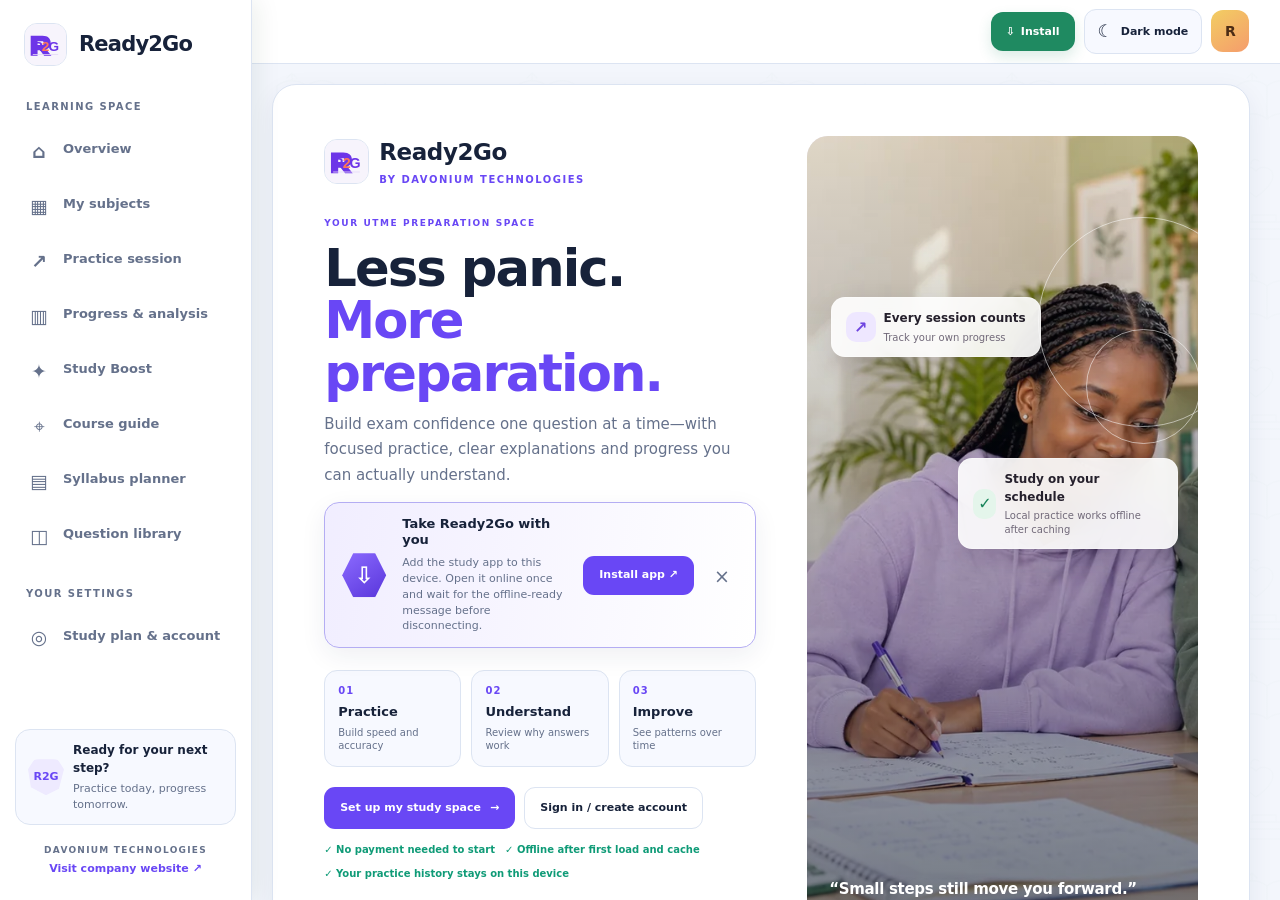
<file: index.html>
<!doctype html>
<html lang="en" data-theme="light">
<head>
  <meta charset="utf-8">
  <meta name="viewport" content="width=device-width, initial-scale=1, viewport-fit=cover">
  <meta name="theme-color" content="#F7F5FB">
  <meta name="color-scheme" content="light dark">
  <meta name="description" content="Ready2Go Learning by Davonium Technologies: focused exam practice, clear answer review and personal progress analytics.">
  <meta name="application-name" content="Ready2Go Learning">
  <meta name="referrer" content="strict-origin-when-cross-origin">
  <link rel="canonical" href="https://ready2go.davoniumtech.com/">
  <title>Ready2Go Learning — Focused practice, stronger results</title>
  <link rel="icon" href="./assets/r2g-app-icon.svg" type="image/svg+xml">
  <link rel="apple-touch-icon" href="./assets/r2g-app-icon-192.png">
  <link rel="manifest" href="./manifest.webmanifest">
  <link rel="preload" href="./assets/study-pattern.svg" as="image" type="image/svg+xml">
  <link rel="preload" href="./assets/study-buddies.webp" as="image" type="image/webp">
  <link rel="stylesheet" href="./styles.css">
</head>
<body>
  <div class="app-shell">
    <aside class="sidebar" id="sidebar">
      <a href="./" class="brand" aria-label="Ready2Go Learning home"><span class="brand-icon"><img src="./assets/r2g-app-icon.svg" alt=""/></span><span class="brand-wordmark"><strong>Ready2Go</strong></span></a>
      <div class="sidebar-caption">LEARNING SPACE</div>
      <nav class="main-nav" aria-label="Main navigation">
        <button class="nav-item active" data-page="home"><span class="nav-glyph">⌂</span><span>Overview</span></button>
        <button class="nav-item" data-page="subjects"><span class="nav-glyph">▦</span><span>My subjects</span></button>
        <button class="nav-item" data-page="practice-setup"><span class="nav-glyph">↗</span><span>Practice session</span></button>
        <button class="nav-item" data-page="progress"><span class="nav-glyph">▥</span><span>Progress &amp; analysis</span></button>
        <button class="nav-item" data-page="study-coach"><span class="nav-glyph">✦</span><span>Study Boost</span></button>
        <button class="nav-item" data-page="course-guide"><span class="nav-glyph">⌖</span><span>Course guide</span></button>
        <button class="nav-item" data-page="syllabus"><span class="nav-glyph">▤</span><span>Syllabus planner</span></button>
        <button class="nav-item" data-page="question-library"><span class="nav-glyph">◫</span><span>Question library</span></button>
      </nav>
      <div class="sidebar-caption lower-caption">YOUR SETTINGS</div>
      <nav class="main-nav" aria-label="Settings navigation">
        <button class="nav-item" data-page="profile"><span class="nav-glyph">◎</span><span>Study plan &amp; account</span></button>
      </nav>
      <div class="sidebar-bottom"><div class="support-mark">R2G</div><div><strong>Ready for your next step?</strong><span>Practice today, progress tomorrow.</span></div></div>
      <a class="sidebar-credit company-credit" href="https://www.davoniumtech.com/" target="_blank" rel="noopener noreferrer"><span>DAVONIUM TECHNOLOGIES</span><strong>Visit company website ↗</strong></a>
    </aside>
    <div id="sidebarScrim" class="sidebar-scrim" aria-hidden="true"></div>
    <main class="main-area">
      <header class="topbar"><button class="mobile-menu" id="mobileMenu" aria-label="Open navigation" aria-expanded="false" aria-controls="sidebar">☰</button><button class="page-back-button" id="pageBack" type="button" data-action="page-back" aria-label="Go back" hidden><span aria-hidden="true">←</span><span class="back-label">Back</span></button><a class="mobile-brand" href="#home" data-page="home" aria-label="Ready2Go Learning home"><img src="./assets/r2g-app-icon.svg" alt=""><strong>Ready2Go</strong></a><div class="breadcrumb"><strong id="currentSection">Ready2Go</strong></div><div class="topbar-actions"><button class="install-top-button" type="button" data-action="install-app"><span aria-hidden="true">⇩</span><span>Install</span></button><button class="theme-toggle" id="themeToggle" type="button"><span aria-hidden="true">☾</span><span>Dark mode</span></button><button class="avatar-button" data-action="open-auth" aria-label="Open account">R</button></div></header>
      <div class="view-container" id="view" aria-live="polite"><div class="loading-state">Preparing your learning space…</div></div>
      <footer class="app-footer"><span>© <span id="year"></span> Davonium Technologies</span><span><a href="./privacy.html">Privacy</a><a href="./terms.html">Terms</a><a href="./content-policy.html">Content policy</a></span></footer>
    </main>
  </div>
  <nav class="bottom-nav" aria-label="Quick app navigation">
    <button data-page="home"><span>⌂</span><small>Home</small></button>
    <button data-page="practice-setup"><span>▣</span><small>CBT</small></button>
    <button data-page="subjects"><span>▦</span><small>Subjects</small></button>
    <button data-page="progress"><span>▥</span><small>Progress</small></button>
  </nav>
  <div id="authModal" class="modal hidden auth-modal-pro" aria-hidden="true" role="dialog" aria-modal="true" aria-labelledby="authModeLabel">
    <div class="modal-backdrop" id="authBackdrop"></div>
    <section class="modal-card auth-layout">
      <aside class="auth-visual"><img src="./assets/study-buddies.webp" alt="Students studying together"/><div class="auth-visual-shade"></div><a class="auth-brand-lockup" href="./" aria-label="Ready2Go home"><img src="./assets/r2g-app-icon.svg" alt=""/><span><strong>Ready2Go</strong><small>LEARN WITH PURPOSE</small></span></a><div class="auth-photo-copy"><span class="auth-kicker">YOUR NEXT CHAPTER STARTS HERE</span><h2>Make effort<br/>a daily habit.</h2><p>Practice with purpose. Find your gaps. Come back stronger.</p><div class="auth-trust-pills"><span>✓ Local practice</span><span>✓ Clear corrections</span><span>✓ Light &amp; dark mode</span></div></div><a class="auth-company-link" href="https://www.davoniumtech.com/" target="_blank" rel="noopener noreferrer">A Davonium Technologies product ↗</a></aside>
      <div class="auth-form-panel"><button id="authClose" class="modal-close auth-close-pro" type="button" aria-label="Close account dialog">×</button><div class="auth-form-inner"><div class="modal-brand auth-mobile-brand"><img src="./assets/r2g-app-icon.svg" alt=""/><span>Ready2Go</span></div><p class="eyebrow">YOUR LEARNING ACCOUNT</p><h2 id="authModeLabel">Create your account</h2><p class="muted auth-description">Save your study plan and connect your progress across sessions. You can still begin local practice without signing in.</p>
        <button id="googleSignIn" class="button button-google button-wide" type="button"><svg aria-hidden="true" viewBox="0 0 48 48" width="19" height="19"><path fill="#EA4335" d="M24 9.5c3.54 0 6.71 1.22 9.21 3.6l6.85-6.85C35.9 2.38 30.47 0 24 0 14.62 0 6.51 5.38 2.56 13.22l7.98 6.19C12.43 13.72 17.74 9.5 24 9.5z"/><path fill="#4285F4" d="M46.98 24.55c0-1.57-.15-3.09-.38-4.55H24v9.02h12.94c-.58 2.96-2.26 5.48-4.76 7.18l7.73 6C44.42 37.98 46.98 31.89 46.98 24.55z"/><path fill="#FBBC05" d="M10.53 28.59A14.43 14.43 0 0 1 9.75 24c0-1.59.27-3.13.76-4.59l-7.98-6.19A23.9 23.9 0 0 0 0 24c0 3.87.93 7.52 2.56 10.78l7.97-6.19z"/><path fill="#34A853" d="M24 48c6.48 0 11.93-2.13 15.91-5.8l-7.73-6c-2.14 1.44-4.89 2.3-8.18 2.3-6.26 0-11.57-4.22-13.47-9.91l-7.98 6.19C6.51 42.62 14.62 48 24 48z"/></svg><span>Continue with Google</span></button>
        <div id="googleAuthDivider" class="auth-divider"><span>or continue with email</span></div>
        <form id="authForm"><input type="hidden" id="authMode" value="signup"><div id="authNameField"><label for="authName">Your name</label><input id="authName" name="name" class="field" autocomplete="name" placeholder="What should we call you?" required maxlength="80"></div><label for="authEmail">Email address</label><input id="authEmail" name="email" class="field" autocomplete="email" type="email" placeholder="you@example.com" required><label for="authPassword">Password</label><input id="authPassword" name="password" class="field" autocomplete="current-password" type="password" minlength="6" placeholder="At least 6 characters" required><p id="authMessage" class="form-message" role="status" aria-live="polite"></p><button id="authSubmit" class="button button-primary button-wide auth-submit" type="submit">Create account</button><div class="auth-links"><button id="resetPassword" class="text-button" type="button">Forgot password?</button><button id="authSwitch" class="text-button" type="button">Already have an account? Sign in</button></div></form><p class="legal-note">By creating an account, you agree to the <a href="./terms.html">Terms</a> and acknowledge the <a href="./privacy.html">Privacy Notice</a>.</p><p class="auth-offline-note"><span>⌁</span> Your downloaded practice content stays available on this device after the app has cached it.</p></div></div>
    </section>
  </div>
  <script>document.getElementById('year').textContent=new Date().getFullYear();</script>
  <script type="module" src="./js/app.js"></script>
</body>
</html>
</file>
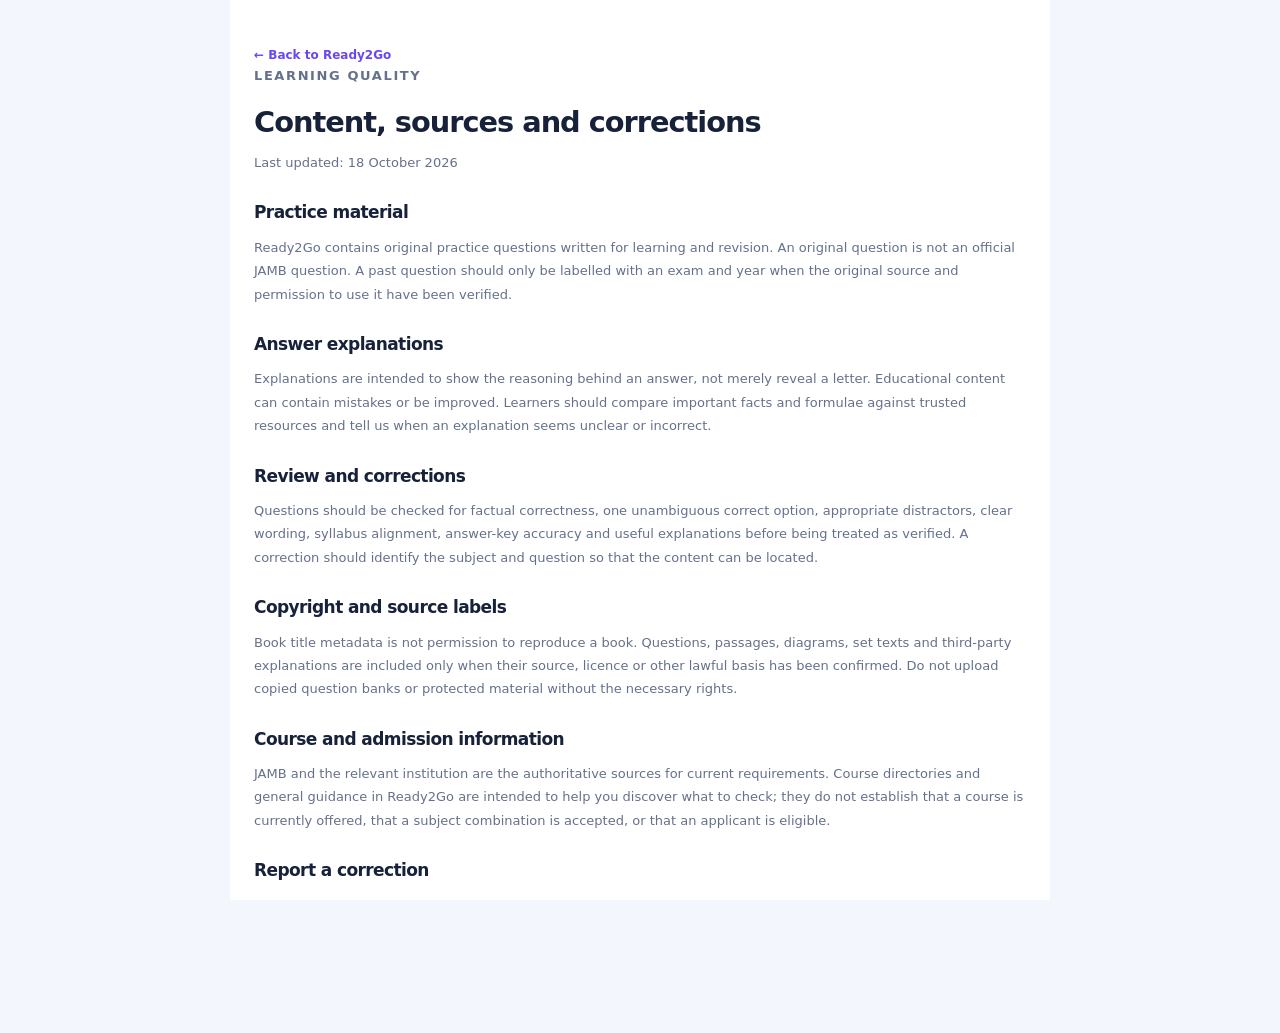
<file: content-policy.html>
<!doctype html>
<html lang="en" data-theme="light"><head><meta charset="utf-8"><meta name="viewport" content="width=device-width,initial-scale=1,viewport-fit=cover"><meta name="theme-color" content="#F7F4FC"><title>Content, Sources and Corrections — Ready2Go Learning</title><link rel="icon" href="./assets/r2g-app-icon.svg" type="image/svg+xml"><link rel="stylesheet" href="./styles.css"></head>
<body><main class="legal-page"><a class="back-link" href="./index.html">← Back to Ready2Go</a><p class="eyebrow">LEARNING QUALITY</p><h1>Content, sources and corrections</h1><p class="muted">Last updated: 18 October 2026</p>
<h2>Practice material</h2><p>Ready2Go contains original practice questions written for learning and revision. An original question is not an official JAMB question. A past question should only be labelled with an exam and year when the original source and permission to use it have been verified.</p>
<h2>Answer explanations</h2><p>Explanations are intended to show the reasoning behind an answer, not merely reveal a letter. Educational content can contain mistakes or be improved. Learners should compare important facts and formulae against trusted resources and tell us when an explanation seems unclear or incorrect.</p>
<h2>Review and corrections</h2><p>Questions should be checked for factual correctness, one unambiguous correct option, appropriate distractors, clear wording, syllabus alignment, answer-key accuracy and useful explanations before being treated as verified. A correction should identify the subject and question so that the content can be located.</p>
<h2>Copyright and source labels</h2><p>Book title metadata is not permission to reproduce a book. Questions, passages, diagrams, set texts and third-party explanations are included only when their source, licence or other lawful basis has been confirmed. Do not upload copied question banks or protected material without the necessary rights.</p>
<h2>Course and admission information</h2><p>JAMB and the relevant institution are the authoritative sources for current requirements. Course directories and general guidance in Ready2Go are intended to help you discover what to check; they do not establish that a course is currently offered, that a subject combination is accepted, or that an applicant is eligible.</p>
<h2>Report a correction</h2><p>Use the contact route on the official <a href="https://www.davoniumtech.com/" target="_blank" rel="noopener noreferrer">Davonium Technologies website</a> to report unclear wording, a suspected wrong answer or a catalogue detail that needs review.</p></main></body></html>
</file>
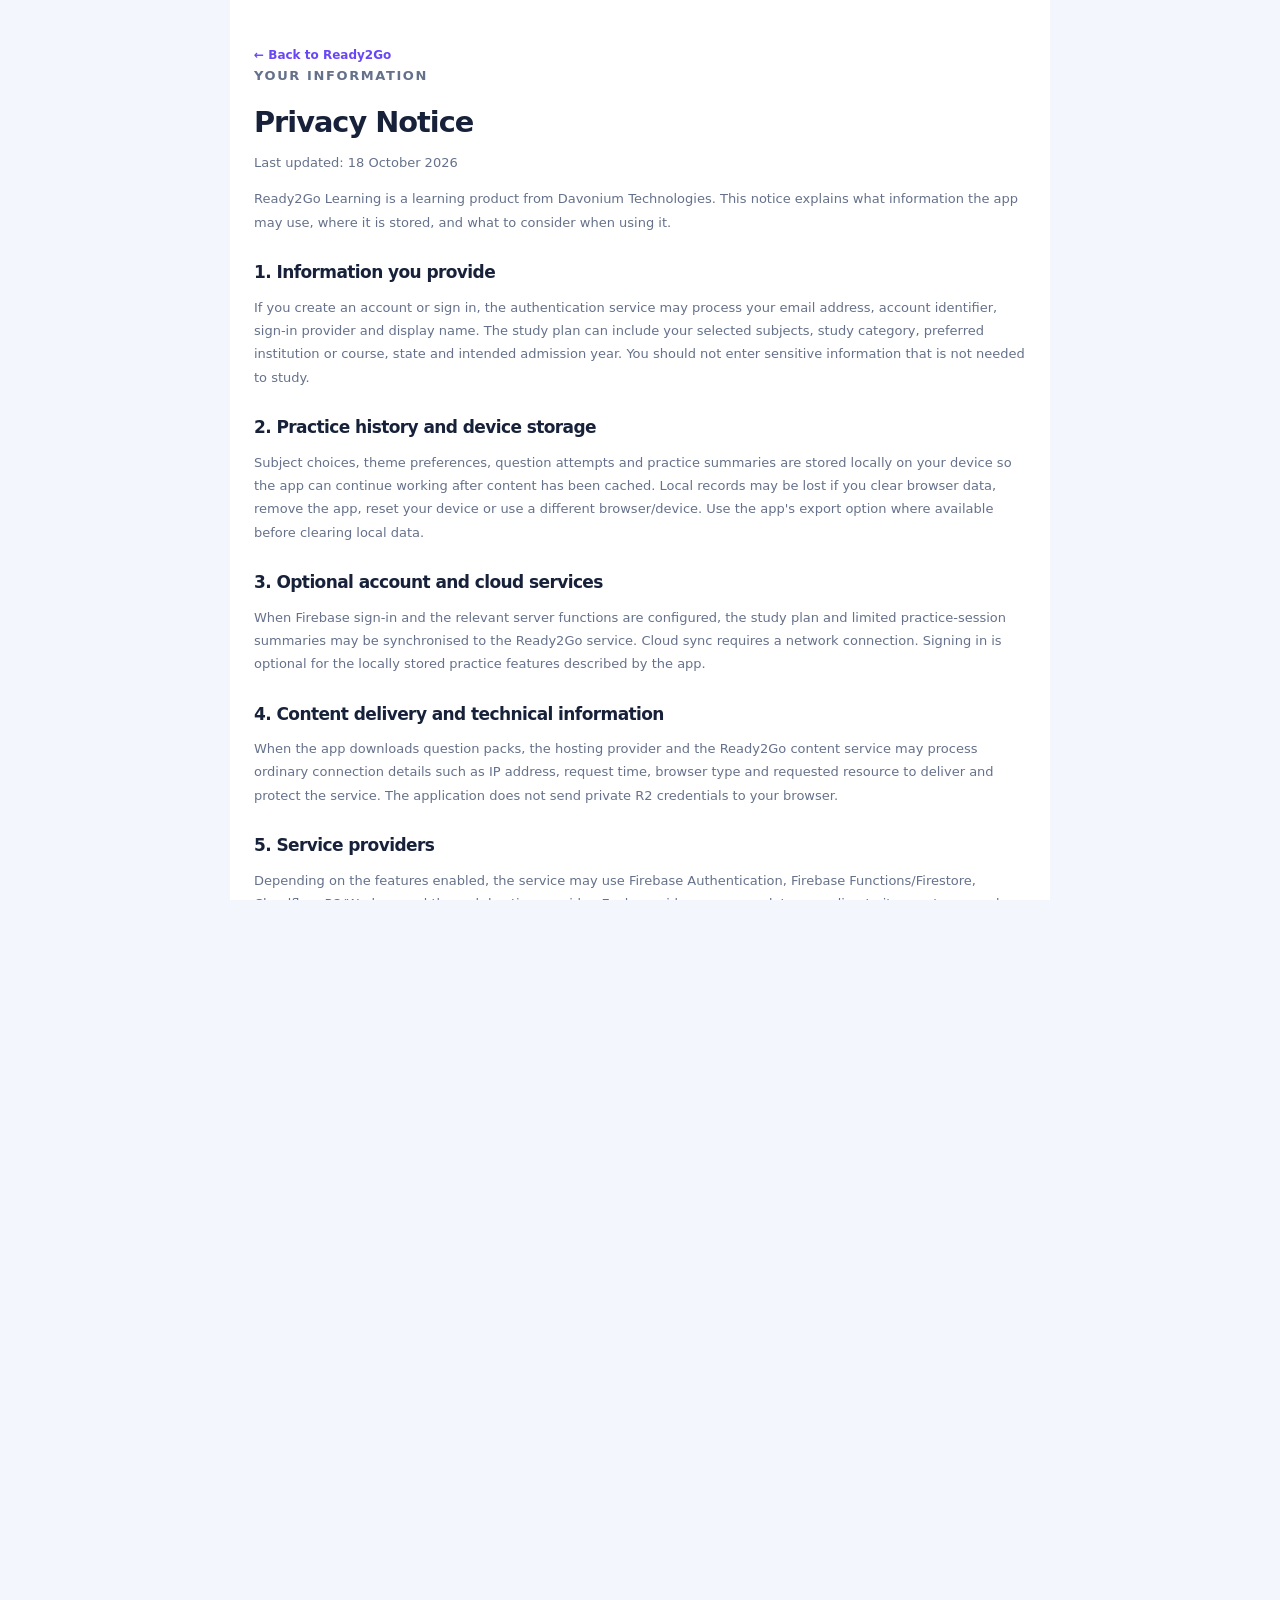
<file: privacy.html>
<!doctype html>
<html lang="en" data-theme="light">
<head><meta charset="utf-8"><meta name="viewport" content="width=device-width,initial-scale=1,viewport-fit=cover"><meta name="theme-color" content="#F7F4FC"><title>Privacy Notice — Ready2Go Learning</title><link rel="icon" href="./assets/r2g-app-icon.svg" type="image/svg+xml"><link rel="stylesheet" href="./styles.css"></head>
<body><main class="legal-page"><a href="./index.html" class="back-link">← Back to Ready2Go</a><p class="eyebrow">YOUR INFORMATION</p><h1>Privacy Notice</h1><p class="muted">Last updated: 18 October 2026</p>
<p>Ready2Go Learning is a learning product from Davonium Technologies. This notice explains what information the app may use, where it is stored, and what to consider when using it.</p>
<h2>1. Information you provide</h2><p>If you create an account or sign in, the authentication service may process your email address, account identifier, sign-in provider and display name. The study plan can include your selected subjects, study category, preferred institution or course, state and intended admission year. You should not enter sensitive information that is not needed to study.</p>
<h2>2. Practice history and device storage</h2><p>Subject choices, theme preferences, question attempts and practice summaries are stored locally on your device so the app can continue working after content has been cached. Local records may be lost if you clear browser data, remove the app, reset your device or use a different browser/device. Use the app's export option where available before clearing local data.</p>
<h2>3. Optional account and cloud services</h2><p>When Firebase sign-in and the relevant server functions are configured, the study plan and limited practice-session summaries may be synchronised to the Ready2Go service. Cloud sync requires a network connection. Signing in is optional for the locally stored practice features described by the app.</p>
<h2>4. Content delivery and technical information</h2><p>When the app downloads question packs, the hosting provider and the Ready2Go content service may process ordinary connection details such as IP address, request time, browser type and requested resource to deliver and protect the service. The application does not send private R2 credentials to your browser.</p>
<h2>5. Service providers</h2><p>Depending on the features enabled, the service may use Firebase Authentication, Firebase Functions/Firestore, Cloudflare R2/Workers and the web hosting provider. Each provider processes data according to its own terms and applicable agreements.</p>
<h2>6. Payments, advertising and automated tutoring</h2><p>Payment processing, premium subscriptions, advertising, automated teacher-referral payouts and a live AI tutor are not currently part of the Ready2Go learning features described here. This notice must be updated before any such feature is introduced.</p>
<h2>7. Young learners</h2><p>Ready2Go is intended for students preparing for examinations. If you are under 18, review account and privacy decisions with a parent or guardian where appropriate. Do not share passwords, financial information or other sensitive personal details in the app.</p>
<h2>8. Your choices and requests</h2><p>You can change study preferences, use local practice without signing in, and clear local history where supported. Account, cloud-data deletion and retention requests may require help from the service operator. Contact options should be confirmed on the official Davonium Technologies website.</p>
<h2>9. Security and changes</h2><p>We use browser storage and configured service providers to support the features described above, but no internet service or device is risk-free. We may update this notice as the app changes. Check the date above for the latest published version.</p>
<h2>10. Contact</h2><p>For questions about Ready2Go, use the contact route available on the <a href="https://www.davoniumtech.com/" target="_blank" rel="noopener noreferrer">Davonium Technologies website</a>.</p>
<p class="small-note">This notice describes the current product design. The operator should obtain appropriate legal review and confirm contact, retention and request-handling arrangements before a broad public launch.</p></main></body></html>
</file>
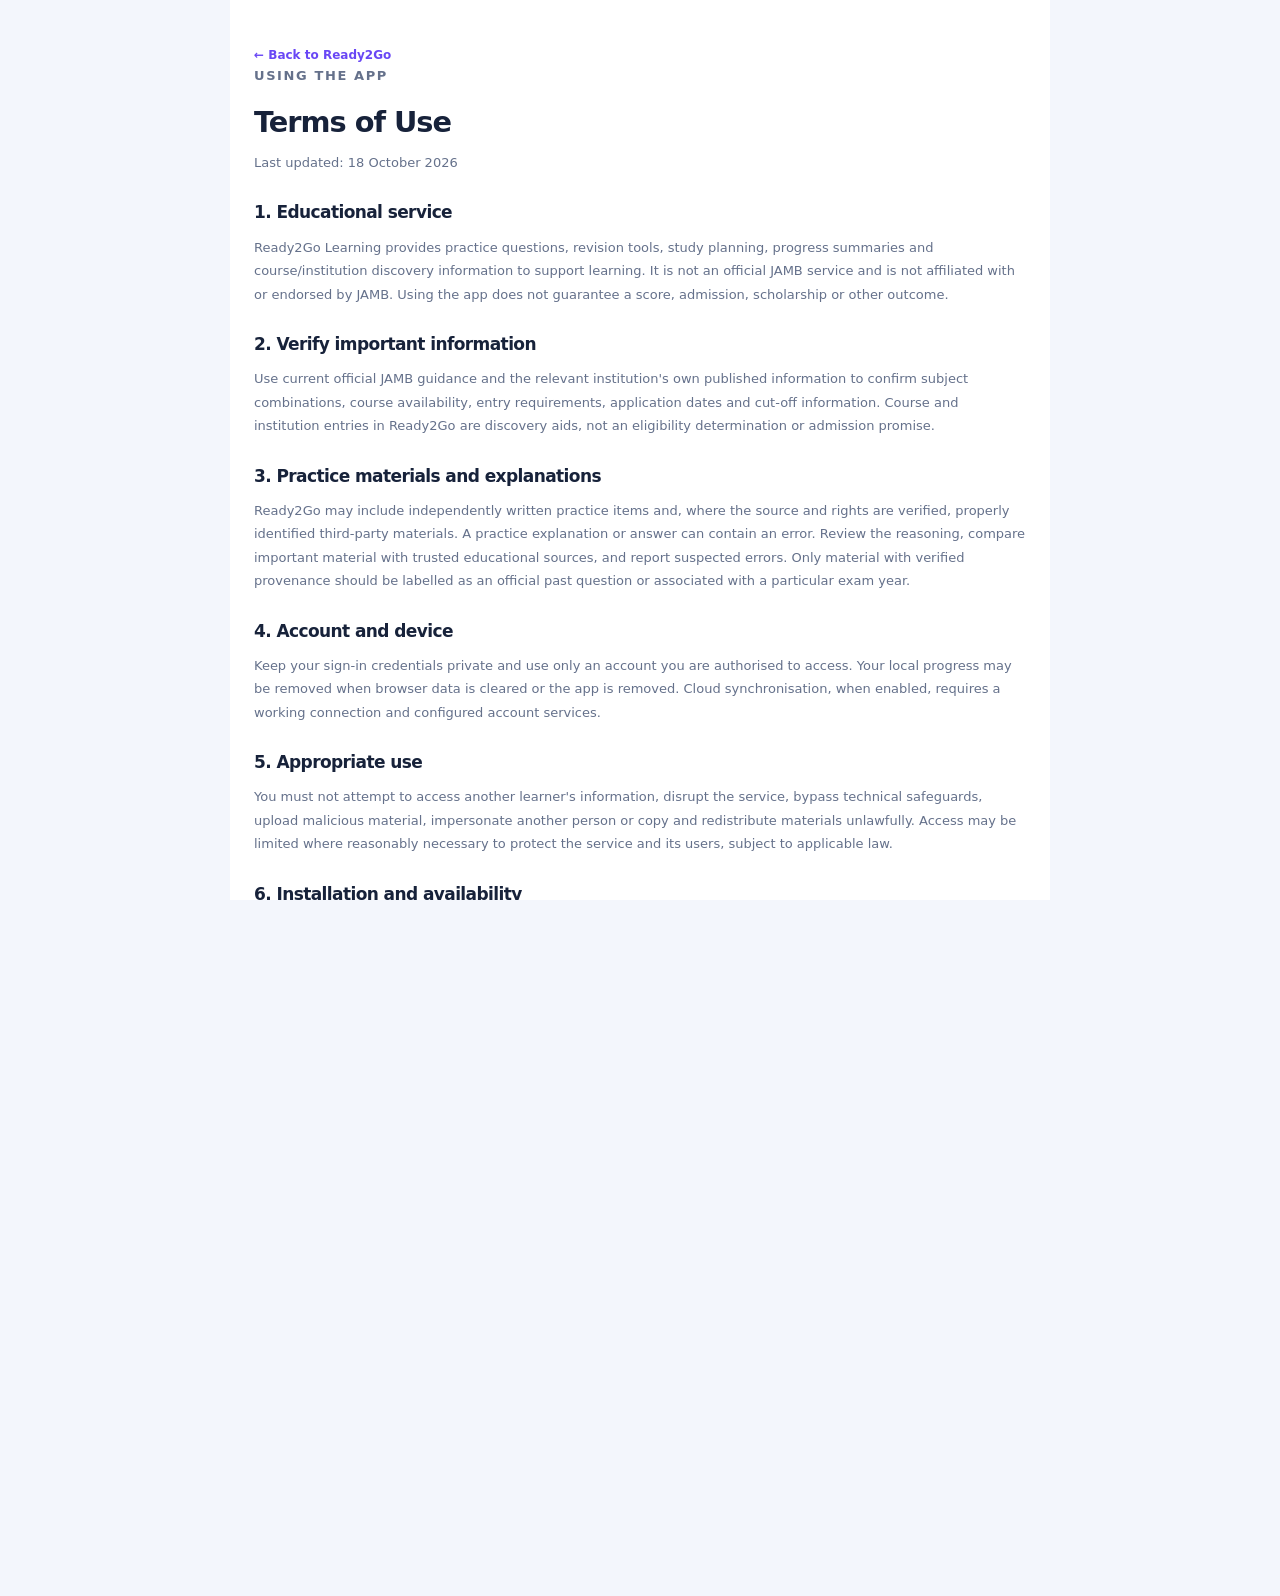
<file: terms.html>
<!doctype html>
<html lang="en" data-theme="light">
<head><meta charset="utf-8"><meta name="viewport" content="width=device-width,initial-scale=1,viewport-fit=cover"><meta name="theme-color" content="#F7F4FC"><title>Terms of Use — Ready2Go Learning</title><link rel="icon" href="./assets/r2g-app-icon.svg" type="image/svg+xml"><link rel="stylesheet" href="./styles.css"></head>
<body><main class="legal-page"><a href="./index.html" class="back-link">← Back to Ready2Go</a><p class="eyebrow">USING THE APP</p><h1>Terms of Use</h1><p class="muted">Last updated: 18 October 2026</p>
<h2>1. Educational service</h2><p>Ready2Go Learning provides practice questions, revision tools, study planning, progress summaries and course/institution discovery information to support learning. It is not an official JAMB service and is not affiliated with or endorsed by JAMB. Using the app does not guarantee a score, admission, scholarship or other outcome.</p>
<h2>2. Verify important information</h2><p>Use current official JAMB guidance and the relevant institution's own published information to confirm subject combinations, course availability, entry requirements, application dates and cut-off information. Course and institution entries in Ready2Go are discovery aids, not an eligibility determination or admission promise.</p>
<h2>3. Practice materials and explanations</h2><p>Ready2Go may include independently written practice items and, where the source and rights are verified, properly identified third-party materials. A practice explanation or answer can contain an error. Review the reasoning, compare important material with trusted educational sources, and report suspected errors. Only material with verified provenance should be labelled as an official past question or associated with a particular exam year.</p>
<h2>4. Account and device</h2><p>Keep your sign-in credentials private and use only an account you are authorised to access. Your local progress may be removed when browser data is cleared or the app is removed. Cloud synchronisation, when enabled, requires a working connection and configured account services.</p>
<h2>5. Appropriate use</h2><p>You must not attempt to access another learner's information, disrupt the service, bypass technical safeguards, upload malicious material, impersonate another person or copy and redistribute materials unlawfully. Access may be limited where reasonably necessary to protect the service and its users, subject to applicable law.</p>
<h2>6. Installation and availability</h2><p>Ready2Go is a Progressive Web App. Whether it can be installed depends on the browser and device; installation cannot be forced by the website. Offline use depends on a successful initial load and completion of caching. Authentication, account sync and remote content delivery require a network connection.</p>
<h2>7. Payments and referrals</h2><p>Paid plans, payment processing, premium access and teacher referral commissions are not active in the current release. Separate terms should be published before any paid or commission feature is introduced.</p>
<h2>8. Content, ownership and reporting</h2><p>The Ready2Go name, artwork, software and original materials are associated with Davonium Technologies unless stated otherwise. Third-party marks and content belong to their respective owners. Do not assume any third-party question, textbook or set text is free to reproduce. Use the contact route on the <a href="https://www.davoniumtech.com/" target="_blank" rel="noopener noreferrer">Davonium Technologies website</a> to report a problem.</p>
<h2>9. Updates</h2><p>The app and its content may change to correct errors, improve the learning experience, update security or reflect current study needs. Nothing in these terms removes rights that cannot lawfully be excluded.</p>
<h2>10. Contact</h2><p>For questions about the service, use the contact route on the official <a href="https://www.davoniumtech.com/" target="_blank" rel="noopener noreferrer">Davonium Technologies website</a>.</p>
<p class="small-note">These terms should receive qualified legal review and be aligned to the actual operating entity, support arrangements and applicable requirements before a broad public launch.</p></main></body></html>
</file>
<file: styles.css>
:root{--bg:#F7F4FC;--surface:#FFFFFF;--surface-2:#FBF9FE;--sidebar:#FFFFFF;--text:#231D2E;--muted:#777084;--border:#EAE4F2;--primary:#6D35E8;--primary-strong:#5A24D6;--primary-soft:#F0E9FF;--coral:#FF7657;--coral-soft:#FFF0EB;--success:#168A5B;--success-soft:#E7F7EF;--warning:#A75B13;--shadow:0 12px 34px rgba(47,28,77,.055);--radius:18px;font-family:system-ui,-apple-system,'Segoe UI',Arial,sans-serif;color:var(--text);background:var(--bg);font-synthesis:none}
:root[data-theme="dark"]{--bg:#17131F;--surface:#211B2B;--surface-2:#292133;--sidebar:#1C1725;--text:#F4EFFB;--muted:#B2A9C0;--border:#393044;--primary:#A988FF;--primary-strong:#C0A9FF;--primary-soft:#33254E;--coral:#FF8D72;--coral-soft:#3A2727;--success:#66D7A5;--success-soft:#20382F;--warning:#F1B46F;--shadow:0 12px 34px rgba(0,0,0,.2)}
*{box-sizing:border-box}body{margin:0;min-height:100vh;background:var(--bg);color:var(--text);font-family:system-ui,-apple-system,'Segoe UI',Arial,sans-serif;font-size:14px}button,input,select{font:inherit}button,a{-webkit-tap-highlight-color:transparent}button{cursor:pointer}button:disabled{cursor:not-allowed;opacity:.42}a{color:var(--primary);text-decoration:none}a:hover{text-decoration:underline}h1,h2,h3,strong{font-family:system-ui,-apple-system,'Segoe UI',Arial,sans-serif}h1{font-size:clamp(27px,3vw,37px);letter-spacing:-1.25px;line-height:1.18;margin:0 0 10px}h2{font-size:22px;letter-spacing:-.5px;margin:0}h3{font-size:16px;letter-spacing:-.2px;margin:0}.muted{color:var(--muted)}.lead{font-size:15px;line-height:1.65;max-width:710px}.small{font-size:12px}.small-note{font-size:11px;color:var(--muted);line-height:1.55}.eyebrow{font-size:10px;font-weight:700;letter-spacing:1.6px;color:var(--primary);margin:0 0 12px}.app-shell{min-height:100vh;display:grid;grid-template-columns:246px minmax(0,1fr)}.sidebar{position:sticky;top:0;height:100vh;display:flex;flex-direction:column;padding:28px 16px 18px;background:var(--sidebar);border-right:1px solid var(--border);z-index:20}.brand{display:flex;align-items:center;gap:11px;padding:0 10px;margin-bottom:46px;color:var(--text)}.brand:hover{text-decoration:none}.brand-icon{width:43px;height:43px;border-radius:13px;overflow:hidden;display:grid;place-items:center;flex-shrink:0}.brand-icon img{width:100%;height:100%}.brand-wordmark strong{display:block;font-size:19px;letter-spacing:-.9px}.brand-wordmark small{display:block;color:var(--primary);font-size:9px;letter-spacing:2.7px;font-weight:800;margin-top:2px}.sidebar-caption{padding:0 12px;color:var(--muted);font-size:9px;font-weight:700;letter-spacing:1.4px;margin:0 0 12px}.main-nav{display:grid;gap:5px}.nav-item{border:0;background:transparent;color:var(--muted);display:flex;align-items:center;gap:13px;width:100%;padding:12px;border-radius:11px;text-align:left;font-weight:600;font-size:13px;transition:background .15s,color .15s}.nav-item:hover{background:var(--surface-2);color:var(--text)}.nav-item.active{background:var(--primary-soft);color:var(--primary);font-weight:700}.nav-glyph{width:21px;display:inline-grid;place-items:center;font-size:20px;font-weight:600}.lower-caption{margin-top:35px}.sidebar-bottom{margin-top:auto;padding:16px 12px;display:flex;align-items:center;gap:10px;border:1px solid var(--border);border-radius:14px;background:var(--surface-2)}.support-mark{width:38px;height:38px;border-radius:10px;display:grid;place-items:center;background:var(--primary);color:#fff;font-family:system-ui,-apple-system,'Segoe UI',Arial,sans-serif;font-weight:800;font-size:11px;flex-shrink:0}.sidebar-bottom strong{display:block;font-size:11px;margin-bottom:4px}.sidebar-bottom span{display:block;color:var(--muted);font-size:10px;line-height:1.4}.sidebar-credit{font-size:9px;color:var(--muted);text-align:center;margin-top:13px}.main-area{min-width:0;min-height:100vh;display:flex;flex-direction:column}.topbar{height:76px;display:flex;align-items:center;justify-content:space-between;padding:0 clamp(20px,3.2vw,48px);background:var(--surface);border-bottom:1px solid var(--border)}.breadcrumb{font-size:12px;color:var(--muted);display:flex;align-items:center;gap:10px}.breadcrumb strong{color:var(--text);font-weight:700}.topbar-actions{display:flex;align-items:center;gap:14px}.account-label{font-size:12px;font-weight:600}.theme-toggle,.avatar-button,.mobile-menu{border:1px solid var(--border);background:var(--surface);color:var(--text);border-radius:10px}.theme-toggle{display:flex;align-items:center;gap:8px;padding:9px 11px;font-size:11px;font-weight:600}.theme-toggle span:first-child{font-size:17px}.avatar-button{width:34px;height:34px;border-radius:50%;background:var(--primary-soft);color:var(--primary);font-weight:800;border-color:transparent}.mobile-menu{display:none}.view-container{width:100%;max-width:1460px;margin:0 auto;padding:34px clamp(20px,3.2vw,48px) 30px;flex:1}.app-footer{display:flex;justify-content:space-between;gap:15px;padding:18px clamp(20px,3.2vw,48px);border-top:1px solid var(--border);color:var(--muted);font-size:10px}.app-footer>span:last-child{display:flex;gap:18px}.app-footer a{color:var(--muted)}.welcome-row{display:flex;justify-content:space-between;gap:20px;align-items:flex-start;margin-bottom:28px}.status-chip{display:flex;align-items:center;gap:8px;padding:9px 12px;border:1px solid var(--border);background:var(--surface);border-radius:99px;color:var(--muted);font-size:10px;white-space:nowrap}.status-dot{width:7px;height:7px;border-radius:50%;background:#35B982;box-shadow:0 0 0 3px rgba(53,185,130,.12)}.metric-grid{display:grid;grid-template-columns:repeat(3,minmax(0,1fr));gap:15px;margin-bottom:25px}.metric-card{background:var(--surface);border:1px solid var(--border);border-radius:15px;padding:19px 20px;min-height:117px;box-shadow:var(--shadow)}.metric-label,.metric-note{display:block;color:var(--muted);font-size:11px}.metric-card>strong{display:block;font-size:29px;letter-spacing:-1px;margin:9px 0 5px}.metric-card .metric-category{font-size:20px}.metric-note{font-size:10px}.setup-banner{display:flex;align-items:center;gap:16px;padding:18px 20px;margin:0 0 31px;border-radius:16px;border:1px solid #E3D8FA;background:linear-gradient(110deg,var(--primary-soft),var(--surface));}.banner-mark{width:45px;height:45px;border-radius:12px;background:var(--primary);display:grid;place-items:center;color:white;font-family:system-ui,-apple-system,'Segoe UI',Arial,sans-serif;font-size:12px;font-weight:800;flex-shrink:0}.banner-copy{flex:1}.banner-copy h2{font-size:16px;margin-bottom:5px}.banner-copy p{font-size:12px;color:var(--muted);line-height:1.5;margin:0}.section-head{display:flex;justify-content:space-between;align-items:end;gap:15px;margin:24px 0 15px}.section-head h2{font-size:21px}.text-button{padding:5px 0;color:var(--primary);background:transparent;border:0;font-size:11px;font-weight:700}.text-button:hover{text-decoration:underline}.feature-grid{display:grid;grid-template-columns:repeat(2,minmax(0,1fr));gap:16px}.feature-card{position:relative;overflow:hidden;min-height:242px;border-radius:17px;padding:22px 23px;border:1px solid var(--border);background:var(--surface)}.feature-primary{background:linear-gradient(145deg,var(--primary-soft),var(--surface));border-color:#E4D9FA}.feature-secondary{background:linear-gradient(145deg,var(--coral-soft),var(--surface));border-color:#F7DCD4}.feature-top{display:flex;justify-content:space-between;align-items:center;margin-bottom:20px}.subject-icon{width:39px;height:39px;display:grid;place-items:center;background:var(--primary);color:white;border-radius:11px;font-weight:800;font-family:system-ui,-apple-system,'Segoe UI',Arial,sans-serif;font-size:17px}.subject-icon.coral{background:var(--coral)}.pill{display:inline-flex;align-items:center;padding:5px 9px;border-radius:99px;background:var(--surface-2);border:1px solid var(--border);color:var(--muted);font-size:9px;white-space:nowrap}.pill-live{background:var(--success-soft);border-color:transparent;color:var(--success)}.feature-card h3{font-size:20px;margin-bottom:7px}.feature-card p{font-size:12px;color:var(--muted);line-height:1.6;max-width:420px;min-height:39px;margin:0 0 13px}.feature-meta{display:flex;align-items:center;gap:9px;font-size:10px;color:var(--muted);margin-bottom:19px}.button{display:inline-flex;justify-content:center;align-items:center;gap:9px;border:1px solid transparent;border-radius:10px;padding:11px 15px;font-size:12px;font-weight:700;transition:transform .12s,background .12s,border-color .12s}.button:hover:not(:disabled){transform:translateY(-1px)}.button-primary{background:var(--primary);color:white}.button-primary:hover{background:var(--primary-strong)}.button-light{background:var(--text);color:var(--surface)}.button-outline{background:var(--surface);border-color:var(--border);color:var(--text)}.button-outline:hover{border-color:var(--primary);color:var(--primary)}.button-danger{color:#B64242;background:transparent;border-color:#E8C9C9}.button-wide{width:100%;margin-top:20px}.spaced{margin-top:34px}.recent-card{display:flex;align-items:center;gap:13px;padding:15px 17px;margin-bottom:9px;background:var(--surface);border:1px solid var(--border);border-radius:13px}.recent-icon{width:35px;height:35px;border-radius:10px;display:grid;place-items:center;background:var(--success-soft);color:var(--success);font-size:17px}.recent-copy{flex:1;min-width:0}.recent-copy strong,.recent-copy span,.recent-score strong,.recent-score span{display:block}.recent-copy strong{font-size:12px}.recent-copy span{font-size:10px;color:var(--muted);margin-top:4px}.recent-score{text-align:right}.recent-score strong{font-size:15px}.recent-score span{font-size:10px;color:var(--muted);margin-top:3px}.page-intro{margin-bottom:28px}.subject-group{margin-bottom:30px}.group-heading{display:flex;align-items:center;gap:12px;margin-bottom:13px}.group-heading h2{font-size:16px}.count-pill{font-size:10px;color:var(--muted);padding:5px 8px;border-radius:20px;background:var(--surface-2);border:1px solid var(--border)}.subject-grid{display:grid;grid-template-columns:repeat(2,minmax(0,1fr));gap:10px}.subject-card{display:flex;align-items:center;gap:12px;min-width:0;padding:13px;background:var(--surface);border:1px solid var(--border);border-radius:13px}.subject-card .subject-icon{width:37px;height:37px;flex-shrink:0;background:var(--primary-soft);color:var(--primary);font-size:15px}.subject-card.is-available .subject-icon{background:var(--primary);color:white}.subject-info{flex:1;min-width:0}.subject-info h3{font-size:12px;overflow-wrap:anywhere}.subject-info p{color:var(--muted);font-size:10px;line-height:1.45;margin:4px 0 0}.subject-card .pill{font-size:8px}.icon-button{width:31px;height:31px;border-radius:9px;background:var(--primary-soft);color:var(--primary);border:0;font-size:18px;font-weight:700;flex-shrink:0}.setup-layout,.profile-layout{display:grid;grid-template-columns:minmax(0,1.5fr) minmax(230px,.65fr);gap:18px;align-items:start}.form-card{padding:25px;background:var(--surface);border:1px solid var(--border);border-radius:17px;box-shadow:var(--shadow)}.form-card>label,.modal-card form>label,.modal-card form>div>label{display:block;margin-bottom:8px;font-size:12px;font-weight:700}.field{width:100%;padding:12px 13px;color:var(--text);background:var(--surface);border:1px solid var(--border);border-radius:10px;margin-bottom:20px;outline:none}.field:focus{border-color:var(--primary);box-shadow:0 0 0 3px color-mix(in srgb,var(--primary) 12%,transparent)}select.field{appearance:auto}.choice-row{display:flex;flex-wrap:wrap;gap:8px;margin:0 0 22px}.choice{position:relative}.choice input{position:absolute;opacity:0;pointer-events:none}.choice span{min-width:68px;display:inline-flex;justify-content:center;padding:10px 12px;border:1px solid var(--border);border-radius:9px;background:var(--surface);color:var(--muted);font-weight:600;font-size:11px}.choice input:checked+span{background:var(--primary-soft);border-color:var(--primary);color:var(--primary)}.check-row{display:flex;align-items:flex-start;gap:10px;padding:13px 0;border-top:1px solid var(--border);margin-top:4px}.check-row input{margin-top:3px;accent-color:var(--primary)}.check-row strong,.check-row small{display:block}.check-row strong{font-size:12px}.check-row small{font-size:10px;color:var(--muted);margin-top:5px;line-height:1.45}.setup-aside{background:var(--surface-2);border:1px solid var(--border);padding:22px;border-radius:16px}.aside-mark{width:48px;height:48px;display:grid;place-items:center;background:var(--primary);border-radius:13px;color:white;font-family:system-ui,-apple-system,'Segoe UI',Arial,sans-serif;font-weight:800;font-size:13px;margin-bottom:21px}.setup-aside h3{font-size:17px;margin-bottom:8px}.setup-aside>p{font-size:12px;color:var(--muted);line-height:1.65}.mini-rule{width:38px;height:3px;background:var(--coral);border-radius:5px;margin:17px 0}.cbt-top{display:flex;justify-content:space-between;align-items:center;gap:15px;margin-bottom:19px}.cbt-top h1{font-size:26px;margin:0 0 5px}.cbt-top-right{display:flex;align-items:center;gap:13px}.timer{padding:9px 13px;border:1px solid var(--border);border-radius:10px;background:var(--surface);min-width:93px}.timer span,.timer strong{display:block}.timer span{font-size:9px;color:var(--muted)}.timer strong{font-size:16px;margin-top:2px;font-family:system-ui,-apple-system,'Segoe UI',Arial,sans-serif;font-variant-numeric:tabular-nums}.timer-warning{border-color:var(--coral);background:var(--coral-soft)}.cbt-progress{height:5px;border-radius:99px;background:var(--border);overflow:hidden;margin-bottom:21px}.cbt-progress span{height:100%;display:block;background:var(--primary);transition:width .2s}.cbt-layout{display:grid;grid-template-columns:minmax(0,1fr) 265px;gap:17px;align-items:start}.question-panel,.question-map{background:var(--surface);border:1px solid var(--border);border-radius:16px}.question-panel{padding:clamp(18px,3vw,30px);min-height:430px;display:flex;flex-direction:column}.question-meta{display:flex;justify-content:space-between;align-items:center;gap:12px}.question-number{font-size:10px;color:var(--primary);font-weight:800;letter-spacing:1.2px}.flag-button{background:transparent;border:0;color:var(--muted);font-size:10px;font-weight:600}.flag-button.flagged{color:var(--coral)}.question-text{font-size:clamp(18px,2vw,23px);font-weight:700;line-height:1.5;margin:26px 0}.options-list{display:grid;gap:10px}.answer-option{display:flex;align-items:center;gap:12px;padding:12px 13px;border:1px solid var(--border);border-radius:11px;cursor:pointer;transition:border-color .1s,background .1s}.answer-option:hover{border-color:var(--primary)}.answer-option.selected{background:var(--primary-soft);border-color:var(--primary)}.answer-option input{position:absolute;opacity:0}.option-key{width:28px;height:28px;display:grid;place-items:center;border-radius:8px;border:1px solid var(--border);background:var(--surface);font-size:11px;font-weight:800;color:var(--muted);flex-shrink:0}.selected .option-key{background:var(--primary);color:white;border-color:var(--primary)}.option-text{font-size:13px;line-height:1.45}.question-nav{display:flex;align-items:center;justify-content:space-between;gap:12px;margin-top:auto;padding-top:25px}.answered-count{font-size:10px;color:var(--muted)}.question-map{padding:19px;position:sticky;top:20px}.map-heading{display:flex;align-items:center;justify-content:space-between;gap:10px}.map-heading h3{font-size:14px}.map-heading span{font-size:10px;color:var(--muted)}.number-grid{display:grid;grid-template-columns:repeat(5,minmax(0,1fr));gap:7px;margin:17px 0}.number-button{aspect-ratio:1;border:1px solid var(--border);border-radius:8px;background:var(--surface-2);color:var(--muted);font-size:11px;font-weight:700}.number-button.current{outline:2px solid var(--primary);outline-offset:1px;color:var(--primary)}.number-button.answered{background:var(--primary-soft);border-color:var(--primary);color:var(--primary)}.number-button.flagged{box-shadow:inset 0 -3px var(--coral)}.legend{display:grid;gap:7px;margin-bottom:17px;font-size:9px;color:var(--muted)}.legend span{display:flex;align-items:center;gap:7px}.legend i{display:inline-block;width:9px;height:9px;border-radius:3px;border:1px solid var(--border)}.legend-current{outline:1px solid var(--primary)}.legend-answered{background:var(--primary-soft);border-color:var(--primary)!important}.legend-flagged{background:var(--coral-soft);border-color:var(--coral)!important}.results-hero{max-width:690px;margin:0 auto 28px;padding:35px 25px;text-align:center;background:var(--surface);border:1px solid var(--border);border-radius:20px;box-shadow:var(--shadow)}.result-symbol{width:58px;height:58px;display:grid;place-items:center;margin:0 auto 18px;background:var(--primary-soft);color:var(--primary);border-radius:17px;font-size:21px;font-weight:800}.results-hero h1{font-size:55px;margin:0}.results-hero h1 span{font-size:21px;color:var(--muted);font-weight:500}.result-pct{font-size:13px;color:var(--primary);font-weight:800;margin:4px 0 13px}.result-message{font-size:13px;color:var(--muted);line-height:1.6;max-width:460px;margin:0 auto}.result-stats{display:flex;justify-content:center;gap:35px;margin:27px 0;padding:18px 0;border-top:1px solid var(--border);border-bottom:1px solid var(--border)}.result-stats strong,.result-stats span{display:block}.result-stats strong{font-size:22px}.result-stats span{font-size:10px;color:var(--muted);margin-top:4px}.result-actions{display:flex;justify-content:center;align-items:center;flex-wrap:wrap;gap:10px}.answer-review{max-width:860px;margin:0 auto}.review-card{padding:19px;margin-bottom:10px;background:var(--surface);border:1px solid var(--border);border-radius:14px}.review-title{display:flex;align-items:center;gap:10px;font-size:10px;color:var(--muted);margin-bottom:12px}.review-badge{padding:5px 8px;border-radius:6px;font-size:9px;font-weight:800}.review-badge.correct{background:var(--success-soft);color:var(--success)}.review-badge.incorrect{background:var(--coral-soft);color:var(--coral)}.review-card h3{font-size:14px;line-height:1.6}.review-card p{font-size:11px;line-height:1.6;color:var(--muted);margin:10px 0 0}.review-card .correct-answer strong{color:var(--success)}.explanation{background:var(--surface-2);border-radius:9px;padding:11px}.empty-state{padding:42px 20px;text-align:center;background:var(--surface);border:1px solid var(--border);border-radius:15px}.empty-state h2{font-size:17px;margin-bottom:8px}.empty-state p{color:var(--muted);font-size:12px;line-height:1.6}.empty-state.compact{padding:24px}.empty-symbol{width:36px;height:36px;border-radius:10px;background:var(--primary-soft);color:var(--primary);display:grid;place-items:center;margin:0 auto 12px;font-weight:800}.danger-zone{display:flex;align-items:center;justify-content:space-between;gap:15px;margin-top:28px;padding:17px;border:1px solid #E8C9C9;border-radius:14px;background:var(--surface)}.danger-zone h3{font-size:13px}.danger-zone p{color:var(--muted);font-size:10px;margin:5px 0 0}.category-cards{display:grid;grid-template-columns:repeat(3,minmax(0,1fr));gap:10px;margin:12px 0 24px}.category-card{position:relative;padding:14px 12px;border:1px solid var(--border);border-radius:12px;background:var(--surface);cursor:pointer}.category-card input{position:absolute;opacity:0}.category-card.selected{background:var(--primary-soft);border-color:var(--primary)}.category-symbol{display:grid;place-items:center;width:29px;height:29px;background:var(--surface-2);border-radius:8px;color:var(--primary);font-weight:800;margin-bottom:12px}.category-card strong,.category-card small{display:block}.category-card strong{font-size:11px;line-height:1.4}.category-card small{font-size:9px;color:var(--muted);line-height:1.45;margin-top:5px}.subject-pick-heading{align-items:center;margin:27px 0 12px}.subject-pick-heading h2{font-size:16px}.subject-check-grid{display:grid;grid-template-columns:repeat(2,minmax(0,1fr));gap:6px;margin-bottom:10px}.subject-check{display:flex;align-items:center;gap:8px;padding:8px 9px;border:1px solid var(--border);border-radius:8px;font-size:10px;cursor:pointer}.subject-check input{accent-color:var(--primary);flex-shrink:0}.subject-check span{flex:1}.subject-check small{font-size:8px;color:var(--success)}.account-card{display:flex;justify-content:space-between;align-items:center;gap:20px;margin-top:20px;padding:19px;background:var(--surface);border:1px solid var(--border);border-radius:14px}.account-card h2{font-size:16px}.account-card .eyebrow{margin-bottom:7px}.account-card p{font-size:11px;line-height:1.5}.modal{position:fixed;inset:0;z-index:100;display:grid;place-items:center;padding:20px}.modal.hidden{display:none}.modal-backdrop{position:absolute;inset:0;background:rgba(21,13,33,.6);backdrop-filter:blur(5px)}.modal-card{position:relative;width:min(100%,440px);max-height:min(90vh,760px);overflow:auto;padding:30px;background:var(--surface);border:1px solid var(--border);border-radius:20px;box-shadow:0 28px 90px rgba(0,0,0,.25)}.modal-close{position:absolute;right:18px;top:14px;background:transparent;border:0;font-size:25px;color:var(--muted)}.modal-brand{display:flex;align-items:center;gap:9px;font-family:system-ui,-apple-system,'Segoe UI',Arial,sans-serif;font-weight:800;font-size:16px;margin-bottom:24px}.modal-brand img{width:34px;height:34px;border-radius:9px}.modal-card h2{font-size:25px;margin-bottom:8px}.modal-card form{margin-top:19px}.modal-card form>div[id="authNameField"]:not(.hidden){margin-bottom:19px}.modal-card form>label{margin-top:18px}.modal-card .field{margin:8px 0 0}.modal-card form>div>label{margin-bottom:0}.modal-card .button-wide{margin-top:15px}.auth-links{display:flex;justify-content:space-between;gap:10px;flex-wrap:wrap;margin-top:13px}.auth-links .text-button{font-size:10px}.form-message{min-height:18px;font-size:11px;line-height:1.5;color:var(--coral);margin:8px 0 0}.legal-note{font-size:9px;color:var(--muted);line-height:1.6;margin:18px 0 0}.hidden{display:none!important}.toast{position:fixed;bottom:22px;left:50%;transform:translate(-50%,15px);opacity:0;pointer-events:none;z-index:200;background:var(--text);color:var(--surface);padding:12px 17px;border-radius:11px;max-width:min(90vw,520px);font-size:12px;line-height:1.45;box-shadow:var(--shadow);transition:opacity .2s,transform .2s}.toast.show{opacity:1;transform:translate(-50%,0)}.loading-state{text-align:center;padding:70px 20px;color:var(--muted)}
@media(max-width:1100px){.app-shell{grid-template-columns:218px minmax(0,1fr)}.cbt-layout{grid-template-columns:minmax(0,1fr) 230px}.subject-grid{grid-template-columns:1fr}.setup-layout,.profile-layout{grid-template-columns:minmax(0,1fr) 240px}}
@media(max-width:820px){.app-shell{grid-template-columns:1fr}.sidebar{position:fixed;left:0;top:0;bottom:0;width:255px;transform:translateX(-105%);transition:transform .2s;box-shadow:var(--shadow)}.sidebar.mobile-open{transform:translateX(0)}.mobile-menu{display:block;padding:7px 10px;font-size:17px;margin-right:10px}.topbar{padding:0 17px;height:66px}.breadcrumb{margin-right:auto}.account-label{display:none}.topbar-actions{gap:8px}.theme-toggle{padding:8px 9px}.view-container{padding:26px 18px}.app-footer{padding:16px 18px}.welcome-row{display:block}.welcome-row .status-chip{display:inline-flex;margin-top:10px}.metric-grid{gap:9px}.metric-card{padding:14px;min-height:100px}.metric-card>strong{font-size:24px}.metric-card .metric-category{font-size:14px}.feature-grid{gap:10px}.feature-card{padding:17px;min-height:260px}.cbt-layout{grid-template-columns:1fr}.question-map{position:static;order:-1}.number-grid{grid-template-columns:repeat(10,minmax(0,1fr))}.setup-layout,.profile-layout{grid-template-columns:1fr}.setup-aside{order:2}.subject-grid{grid-template-columns:repeat(2,minmax(0,1fr))}.subject-card{padding:11px}.subject-card .pill{display:none}}
@media(max-width:560px){h1{font-size:29px}.lead{font-size:13px}.topbar{gap:6px}.breadcrumb{font-size:10px;gap:5px}.theme-toggle span:last-child{display:none}.theme-toggle{width:34px;height:34px;justify-content:center;padding:0}.feature-grid{grid-template-columns:1fr}.feature-card{min-height:0}.feature-card p{min-height:0}.metric-grid{grid-template-columns:1fr 1fr}.metric-card:first-child{grid-column:span 2}.metric-card{min-height:89px}.metric-card>strong{margin:6px 0 3px}.metric-card .metric-category{font-size:15px}.setup-banner{align-items:flex-start;flex-wrap:wrap}.banner-copy{min-width:calc(100% - 70px)}.setup-banner .button{width:100%}.section-head{align-items:center}.subject-grid{grid-template-columns:1fr}.subject-card .pill{display:inline-flex}.category-cards{grid-template-columns:1fr}.category-card{display:flex;align-items:center;gap:10px}.category-symbol{margin:0;flex-shrink:0}.category-card small{margin-left:auto;text-align:right;max-width:38%}.subject-check-grid{grid-template-columns:1fr}.form-card{padding:17px}.cbt-top{align-items:flex-start;flex-direction:column}.cbt-top-right{width:100%;justify-content:space-between}.question-panel{padding:16px}.question-nav{flex-wrap:wrap}.question-nav .button{flex:1}.answered-count{order:3;width:100%;text-align:center}.number-grid{grid-template-columns:repeat(6,minmax(0,1fr))}.result-stats{gap:20px}.results-hero{padding:28px 16px}.results-hero h1{font-size:46px}.account-card{align-items:flex-start;flex-direction:column}.account-card .button{width:100%}.app-footer{font-size:9px}.modal-card{padding:24px 19px}.auth-links{flex-direction:column;align-items:flex-start}.danger-zone{align-items:flex-start;flex-direction:column}.danger-zone .button{width:100%}}
@media(prefers-reduced-motion:reduce){*,*::before,*::after{scroll-behavior:auto!important;transition:none!important}}

.legal-page{max-width:820px;margin:0 auto;padding:44px 24px 80px;background:var(--surface);min-height:100vh}.legal-page h1{margin:18px 0 10px}.legal-page h2{font-size:17px;margin:28px 0 8px}.legal-page p{line-height:1.8;color:var(--muted);font-size:13px}.legal-page .back-link{font-weight:700;font-size:12px}

/* Google identity option: quiet, accessible, and consistent with the product UI. */
.button-google{display:flex;align-items:center;justify-content:center;gap:10px;background:var(--surface);color:var(--text);border:1px solid var(--border);box-shadow:none;margin:20px 0 0}.button-google:hover{background:var(--surface-2);border-color:var(--primary)}.button-google:disabled{opacity:.65;cursor:wait}.auth-divider{display:flex;align-items:center;gap:12px;color:var(--muted);font-size:10px;margin:16px 0 2px}.auth-divider::before,.auth-divider::after{content:"";height:1px;flex:1;background:var(--border)}

/* Ready2Go v0.3: polygon accents and responsive app-level navigation */
.sidebar{overflow-y:auto;overscroll-behavior:contain}
.sidebar-scrim{display:none}
.nav-item{min-height:42px}
.brand-icon img{object-fit:contain}
.feature-card,.metric-card,.subject-card,.form-card,.setup-aside,.recent-card,.guidance-alert,.install-banner,.guide-steps article{clip-path:none;position:relative}
.feature-card::after,.setup-banner::after{content:"";position:absolute;right:-18px;top:-18px;width:100px;height:100px;pointer-events:none;opacity:.2;background:linear-gradient(135deg,var(--primary),var(--coral));clip-path:polygon(50% 0,100% 28%,85% 82%,30% 100%,0 45%)}
.feature-card>* ,.setup-banner>*{position:relative;z-index:1}
.polygon-aside .aside-mark,.support-mark,.banner-mark,.install-symbol{clip-path:polygon(18% 0,82% 0,100% 28%,86% 82%,50% 100%,8% 78%,0 28%);border-radius:0}
.install-banner{display:flex;align-items:center;gap:14px;padding:14px 16px;margin:0 0 25px;border-radius:16px;border:1px solid var(--border);background:linear-gradient(110deg,var(--primary-soft),var(--surface));box-shadow:var(--shadow)}
.install-symbol{flex:0 0 42px;height:42px;display:grid;place-items:center;background:var(--primary);color:white;font-family:system-ui,-apple-system,'Segoe UI',Arial,sans-serif;font-size:10px;font-weight:800}
.install-symbol:not(.polygon){font-size:18px}
.install-copy{flex:1;min-width:0}
.install-copy strong,.install-copy span{display:block}
.install-copy strong{font-family:system-ui,-apple-system,'Segoe UI',Arial,sans-serif;font-size:12px;margin-bottom:4px}
.install-copy span{font-size:10px;color:var(--muted);line-height:1.5}
.install-banner.installed{background:var(--success-soft);border-color:transparent}
.install-banner.installed .install-symbol{background:var(--success)}
.onboarding-divider{display:flex;align-items:center;gap:12px;margin:28px 0 18px;color:var(--muted);font-size:9px;font-weight:800;letter-spacing:1.5px}
.onboarding-divider::before,.onboarding-divider::after{content:"";height:1px;flex:1;background:var(--border)}
.onboarding-card .field{margin-bottom:18px}
.guidance-alert{margin:24px 0;padding:18px 19px;border:1px solid var(--border);border-left:4px solid var(--coral);border-radius:14px;background:var(--surface);box-shadow:var(--shadow)}
.guidance-alert strong{font-family:system-ui,-apple-system,'Segoe UI',Arial,sans-serif;font-size:13px}
.guidance-alert p{color:var(--muted);font-size:12px;line-height:1.65;margin:8px 0}
.guidance-alert a{font-size:11px;font-weight:800}
.guide-grid{margin-bottom:24px}
.guide-steps{display:grid;gap:10px;margin:18px 0 24px}
.guide-steps article{display:flex;gap:14px;align-items:flex-start;padding:16px;background:var(--surface);border:1px solid var(--border);border-radius:14px}
.guide-steps article>span{flex:0 0 34px;height:34px;display:grid;place-items:center;clip-path:polygon(18% 0,82% 0,100% 28%,86% 82%,50% 100%,8% 78%,0 28%);background:var(--primary-soft);color:var(--primary);font-weight:800;font-size:11px}
.guide-steps h3{font-size:13px;margin:2px 0 5px}
.guide-steps p{font-size:11px;line-height:1.6;margin:0;color:var(--muted)}
.syllabus-hero{max-width:720px;min-height:0}
@media(max-width:820px){
 .sidebar{z-index:50}
 .sidebar-scrim.active{display:block;position:fixed;inset:0;background:rgba(20,12,31,.48);backdrop-filter:blur(2px);z-index:40}
 .mobile-menu{z-index:55;position:relative;min-width:38px;min-height:38px}
 .sidebar .brand{margin-bottom:25px}
 .sidebar .lower-caption{margin-top:23px}
 .install-banner{align-items:flex-start;flex-wrap:wrap}
 .install-copy{padding-top:2px}
 .install-banner .button{width:100%}
}
@media(max-width:480px){.guide-steps article{padding:13px}.guidance-alert{padding:15px}.onboarding-card{padding:16px}.install-copy{flex-basis:calc(100% - 60px)}}


/* Ready2Go Learning v0.4.0 — expressive card-based study interface */
.view-container{padding-top:clamp(22px,3vw,38px)}
.study-hero{position:relative;isolation:isolate;display:grid;grid-template-columns:minmax(0,1.05fr) minmax(290px,.95fr);align-items:center;gap:12px;min-height:360px;padding:clamp(24px,3.4vw,44px);margin-bottom:20px;overflow:hidden;border:1px solid color-mix(in srgb,var(--primary) 18%,var(--border));border-radius:28px;background:radial-gradient(circle at 82% 18%,color-mix(in srgb,var(--coral) 22%,transparent),transparent 28%),radial-gradient(circle at 12% 100%,color-mix(in srgb,var(--primary) 16%,transparent),transparent 40%),linear-gradient(125deg,var(--surface),var(--primary-soft));box-shadow:var(--shadow)}
.study-hero-copy{position:relative;z-index:2;max-width:620px}.hero-eyebrow{display:flex;align-items:center;gap:8px}.hero-sparkle{display:inline-grid;place-items:center;width:25px;height:25px;border-radius:8px;color:#fff;background:var(--coral);font-size:14px}.study-hero h1{font-size:clamp(34px,4.1vw,55px);max-width:620px;letter-spacing:-1.8px;line-height:1.08;margin:12px 0 17px}.hero-lead{max-width:520px;color:var(--muted);font-size:clamp(14px,1.35vw,17px);line-height:1.7;margin:0 0 22px}.hero-actions{display:flex;flex-wrap:wrap;gap:10px}.hero-actions .button{min-height:46px;padding:13px 17px}.button-hero-quiet{background:var(--surface);color:var(--text);border-color:var(--border)}.hero-trust{display:flex;flex-wrap:wrap;gap:9px 16px;margin-top:23px;color:var(--muted);font-size:11px}.hero-trust span{display:inline-flex;align-items:center;gap:5px}.study-hero-art{position:relative;align-self:stretch;display:flex;align-items:center;justify-content:center;min-width:0;min-height:250px}.study-hero-art img{position:relative;z-index:1;display:block;width:min(100%,520px);height:auto;max-height:350px;object-fit:contain;filter:drop-shadow(0 20px 20px rgba(64,37,110,.10));animation:r2g-float 6s ease-in-out infinite}.hero-polygon{position:absolute;z-index:-1;pointer-events:none;opacity:.32;clip-path:polygon(50% 0,91% 23%,100% 70%,60% 100%,9% 78%,0 30%)}.hero-polygon-one{width:180px;height:180px;right:5%;top:-35px;background:var(--coral);transform:rotate(17deg)}.hero-polygon-two{width:140px;height:140px;left:46%;bottom:-70px;background:var(--primary);transform:rotate(-21deg)}.art-floating{position:absolute;z-index:3;padding:10px 13px;border-radius:13px;border:1px solid color-mix(in srgb,var(--primary) 18%,var(--border));box-shadow:0 12px 32px rgba(54,36,85,.12);background:var(--surface);font-size:11px;font-weight:800;animation:r2g-float 5s ease-in-out infinite}.art-book{left:0;top:15%;color:var(--primary)}.art-check{right:2%;top:22%;display:grid;place-items:center;width:40px;height:40px;border-radius:14px;color:var(--success);font-size:19px;animation-delay:-1.8s}.art-score{right:5%;bottom:10%;font-size:21px;color:var(--primary)}.art-score small{display:block;font-size:9px;color:var(--muted);font-weight:600;margin-top:2px}
.quick-stats-grid{display:grid;grid-template-columns:repeat(3,minmax(0,1fr));gap:13px;margin:0 0 28px}.quick-stat{display:flex;align-items:center;gap:13px;padding:17px 19px;min-width:0;border:1px solid var(--border);border-radius:17px;background:var(--surface);box-shadow:var(--shadow);transition:transform .18s,border-color .18s}.quick-stat:hover{transform:translateY(-2px);border-color:color-mix(in srgb,var(--primary) 40%,var(--border))}.quick-stat-icon{flex:0 0 42px;height:42px;display:grid;place-items:center;border-radius:13px;font-size:19px;font-weight:800}.quick-stat-icon.violet{background:var(--primary-soft);color:var(--primary)}.quick-stat-icon.coral{background:var(--coral-soft);color:var(--coral)}.quick-stat-icon.mint{background:var(--success-soft);color:var(--success)}.quick-stat strong,.quick-stat span:not(.quick-stat-icon){display:block}.quick-stat strong{font-size:22px;letter-spacing:-.6px;overflow-wrap:anywhere}.quick-stat div>span{font-size:11px;color:var(--muted);margin-top:3px;line-height:1.4}
.home-action-grid{display:grid;grid-template-columns:repeat(2,minmax(0,1fr));gap:15px}.home-action-card{position:relative;display:grid;grid-template-columns:42px minmax(0,1fr) 38px;gap:13px;align-items:start;padding:23px 21px;border:1px solid var(--border);border-radius:20px;overflow:hidden;min-width:0;background:var(--surface);box-shadow:var(--shadow);transition:transform .18s,border-color .18s}.home-action-card:hover{transform:translateY(-3px);border-color:color-mix(in srgb,var(--primary) 35%,var(--border))}.home-action-practice{background:linear-gradient(132deg,var(--primary-soft),var(--surface) 74%)}.home-action-course{background:linear-gradient(132deg,var(--coral-soft),var(--surface) 74%)}.home-action-icon{display:grid;place-items:center;width:42px;height:42px;border-radius:14px;background:var(--primary);color:#fff;font-size:22px}.home-action-course .home-action-icon{background:var(--coral)}.home-action-copy{min-width:0}.home-action-copy .eyebrow{margin:2px 0 8px}.home-action-copy h3{font-size:clamp(16px,1.4vw,19px);line-height:1.35;margin-bottom:8px}.home-action-copy p:not(.eyebrow){font-size:12px;line-height:1.65;color:var(--muted);margin:0}.home-action-meta{display:flex;flex-wrap:wrap;gap:5px 8px;margin-top:15px;color:var(--muted);font-size:10px}.circle-arrow{width:38px;height:38px;display:grid;place-items:center;border:0;border-radius:13px;background:var(--surface);color:var(--primary);font-size:21px;box-shadow:0 4px 15px rgba(35,20,55,.08)}.homepage-footnote{display:flex;align-items:flex-start;gap:11px;margin-top:25px;padding:15px 17px;border-radius:15px;border:1px dashed var(--border);color:var(--muted);background:var(--surface-2)}.homepage-footnote p{font-size:11px;line-height:1.6;margin:0}.footnote-icon{display:grid;place-items:center;flex:0 0 23px;height:23px;border-radius:8px;background:var(--primary-soft);color:var(--primary);font-weight:800}
.subjects-summary-strip{display:grid;grid-template-columns:repeat(3,minmax(0,1fr));gap:12px;margin:20px 0 28px}.subjects-summary-strip>div{display:flex;flex-direction:column;gap:5px;padding:17px 19px;border:1px solid var(--border);border-radius:15px;background:linear-gradient(135deg,var(--surface),var(--surface-2))}.subjects-summary-strip strong{font-size:26px;letter-spacing:-.8px}.subjects-summary-strip span{font-size:11px;color:var(--muted)}.compulsory-subject-group .subject-card{border-color:color-mix(in srgb,var(--coral) 35%,var(--border));background:linear-gradient(105deg,var(--coral-soft),var(--surface) 70%)}
.setup-layout{grid-template-columns:minmax(0,1.55fr) minmax(250px,.7fr);gap:20px}.setup-main,.setup-aside{min-width:0}.setup-form-card{padding:clamp(20px,2.8vw,32px);border-radius:21px;box-shadow:var(--shadow)}.setup-mode-grid{display:grid;grid-template-columns:repeat(2,minmax(0,1fr));gap:12px;margin-bottom:26px}.setup-mode-card{position:relative;display:grid;grid-template-columns:42px minmax(0,1fr);grid-template-rows:auto auto;gap:3px 12px;padding:16px;border-radius:16px;border:1px solid var(--border);background:var(--surface-2);cursor:pointer;transition:all .18s}.setup-mode-card input{position:absolute;opacity:0;pointer-events:none}.setup-mode-card.selected,.setup-mode-card:has(input:checked){border-color:var(--primary);background:var(--primary-soft);box-shadow:inset 0 0 0 1px var(--primary)}.setup-mode-icon{grid-row:span 2;display:grid;place-items:center;width:42px;height:42px;border-radius:13px;background:var(--primary);color:white;font-size:21px}.setup-mode-icon.coral{background:var(--coral)}.setup-mode-card strong{align-self:end;font-size:13px}.setup-mode-card small{font-size:10px;color:var(--muted);line-height:1.45}.single-subject-group,.mixed-subjects-group{padding:17px;margin:0 0 24px;border:1px solid var(--border);border-radius:15px;background:var(--surface-2)}.single-subject-group label,.setup-form-card>label{display:block;margin:15px 0 8px;font-size:12px;font-weight:700}.single-subject-group .field{margin-bottom:5px}.field-section-heading{display:flex;justify-content:space-between;align-items:center;gap:13px;margin-bottom:13px}.field-section-heading h3{font-size:15px;margin-bottom:5px}.field-section-heading p{font-size:11px;line-height:1.5;color:var(--muted);margin:0}.mix-subject-grid{grid-template-columns:repeat(2,minmax(0,1fr));max-height:370px;overflow:auto;padding-right:3px}.mix-subject-check{min-height:48px;font-size:11px}.mix-subject-check.selected{background:var(--primary-soft);border-color:var(--primary)}.mix-subject-check small{white-space:nowrap}.mix-subject-check input:disabled{opacity:1}.required-english-card{display:flex;align-items:center;gap:12px;padding:14px 16px;margin:16px 0 21px;border:1px solid color-mix(in srgb,var(--coral) 40%,var(--border));border-radius:14px;background:var(--coral-soft)}.required-english-icon{display:grid;place-items:center;width:40px;height:40px;border-radius:12px;background:var(--coral);color:white;font-weight:800}.required-english-card strong,.required-english-card small{display:block}.required-english-card strong{font-size:13px}.required-english-card small{font-size:10px;color:var(--muted);margin-top:4px}.required-pill{margin-left:auto;padding:6px 9px;border-radius:9px;background:var(--surface);color:var(--coral);font-size:10px;font-weight:800}
.onboarding-shell{max-width:1160px;margin:0 auto}.onboarding-main{min-width:0}.onboarding-heading{max-width:720px;margin:0 0 20px}.onboarding-heading h1{font-size:clamp(32px,4vw,47px);margin-bottom:10px}.wizard-progress{display:flex;align-items:center;gap:9px;margin:19px 0 22px;max-width:690px}.wizard-step{display:flex;align-items:center;gap:8px;min-width:0;color:var(--muted)}.wizard-step b{display:grid;place-items:center;flex:0 0 34px;height:34px;border:1px solid var(--border);border-radius:12px;background:var(--surface);font-size:11px}.wizard-step small{font-size:10px;font-weight:700}.wizard-step.current{color:var(--primary)}.wizard-step.current b,.wizard-step.done b{border-color:var(--primary);background:var(--primary);color:white}.wizard-progress>i{height:1px;flex:1;background:var(--border)}.wizard-layout{grid-template-columns:minmax(0,1.45fr) minmax(260px,.8fr);align-items:stretch}.wizard-card{padding:clamp(22px,3vw,34px);border-radius:22px;box-shadow:var(--shadow)}.wizard-card>label,.wizard-card label[for]{display:block;margin:14px 0 8px;font-size:12px;font-weight:700}.wizard-card .field{min-height:46px;border-radius:11px;font-size:14px;padding:12px}.wizard-buttons{display:flex;justify-content:space-between;gap:10px;margin-top:26px}.wizard-buttons .button{min-width:125px}.onboarding-side{position:relative;overflow:hidden;padding:24px;border-radius:22px;background:linear-gradient(145deg,var(--primary-soft),var(--surface) 64%,var(--coral-soft));box-shadow:var(--shadow);border:1px solid var(--border)}.onboarding-side-art{position:relative;margin:-7px -9px 10px;min-height:190px;display:grid;place-items:center}.onboarding-side-art img{width:100%;height:auto;max-height:235px;object-fit:contain;filter:drop-shadow(0 12px 18px rgba(54,37,86,.12));animation:r2g-float 6.7s ease-in-out infinite}.side-kicker{font-size:10px;color:var(--primary);font-weight:800;letter-spacing:1.5px}.onboarding-side h3{font-size:22px;margin:9px 0}.onboarding-side p{font-size:12px;color:var(--muted);line-height:1.7}.side-stat-list{display:grid;gap:9px;margin:18px 0}.side-stat-list span{padding:10px 11px;border:1px solid var(--border);border-radius:11px;background:var(--surface);font-size:11px;color:var(--muted)}.side-stat-list b{color:var(--text)}.onboarding-footnote{margin:18px 2px 0;color:var(--muted);font-size:10px;line-height:1.65}
.course-guide-hero{display:grid;grid-template-columns:minmax(0,1.2fr) minmax(230px,.8fr);gap:22px;align-items:center;padding:clamp(22px,3vw,34px);border-radius:22px;border:1px solid color-mix(in srgb,var(--primary) 20%,var(--border));background:radial-gradient(circle at 85% 15%,color-mix(in srgb,var(--coral) 25%,transparent),transparent 35%),linear-gradient(135deg,var(--primary-soft),var(--surface));box-shadow:var(--shadow)}.course-guide-kicker{display:inline-flex;margin-bottom:12px;padding:7px 10px;border-radius:9px;background:var(--surface);color:var(--primary);font-size:10px;font-weight:800;letter-spacing:1px}.course-guide-hero h2{font-size:clamp(25px,3vw,37px);line-height:1.15;letter-spacing:-1px;margin:0 0 13px}.course-guide-hero p{max-width:620px;color:var(--muted);font-size:13px;line-height:1.7}.guide-hero-stats{display:grid;grid-template-columns:repeat(3,minmax(0,1fr));gap:8px}.guide-hero-stats>div{padding:13px 9px;border-radius:14px;border:1px solid var(--border);background:var(--surface);text-align:center}.guide-hero-stats strong,.guide-hero-stats span{display:block}.guide-hero-stats strong{font-size:24px;color:var(--primary)}.guide-hero-stats span{font-size:9px;color:var(--muted);margin-top:5px;line-height:1.4}.benchmark-grid{display:grid;grid-template-columns:repeat(3,minmax(0,1fr));gap:12px;margin:16px 0 20px}.benchmark-card{padding:18px;border-radius:17px;border:1px solid var(--border);background:var(--surface);box-shadow:var(--shadow)}.benchmark-card span,.benchmark-card small{display:block;color:var(--muted);font-size:11px;line-height:1.45}.benchmark-card strong{display:block;font-size:35px;letter-spacing:-1px;margin:12px 0 5px}.benchmark-violet{background:linear-gradient(145deg,var(--primary-soft),var(--surface))}.benchmark-coral{background:linear-gradient(145deg,var(--coral-soft),var(--surface))}.benchmark-mint{background:linear-gradient(145deg,var(--success-soft),var(--surface))}.university-search-panel{padding:clamp(16px,2.4vw,25px);border:1px solid var(--border);border-radius:20px;background:var(--surface);box-shadow:var(--shadow)}.university-search-panel>label{display:block;font-size:12px;font-weight:800;margin:2px 0 8px}.university-search-panel>.field{min-height:48px}.university-filters{display:grid;grid-template-columns:repeat(2,minmax(0,1fr));gap:10px;margin:12px 0 17px}.university-results{display:grid;gap:8px}.university-result-count{font-size:10px;color:var(--muted);margin-bottom:3px}.university-result{display:flex;align-items:center;gap:12px;padding:12px;border-radius:13px;border:1px solid var(--border);background:var(--surface-2)}.university-crest{display:grid;place-items:center;flex:0 0 36px;height:36px;clip-path:polygon(50% 0,95% 20%,90% 76%,50% 100%,10% 76%,5% 20%);background:var(--primary-soft);color:var(--primary);font-size:12px;font-weight:800}.university-result>div{flex:1;min-width:0}.university-result strong,.university-result small{display:block}.university-result strong{font-size:12px;line-height:1.45}.university-result small{font-size:10px;color:var(--muted);margin-top:4px}.university-result .button{flex-shrink:0;padding:8px 10px;font-size:10px}.university-result-count{padding:7px 2px}
.install-nudge{position:fixed;right:22px;bottom:22px;z-index:150;width:min(550px,calc(100vw - 28px));display:grid;grid-template-columns:82px minmax(0,1fr);gap:15px;padding:18px 20px;border:1px solid color-mix(in srgb,var(--primary) 34%,var(--border));border-radius:22px;background:var(--surface);box-shadow:0 20px 70px rgba(27,15,45,.24);opacity:0;transform:translateY(18px) scale(.98);pointer-events:none;transition:opacity .3s,transform .3s}.install-nudge.visible{opacity:1;transform:translateY(0) scale(1);pointer-events:auto}.install-nudge-close{position:absolute;top:9px;right:12px;width:28px;height:28px;border:0;border-radius:9px;background:var(--surface-2);color:var(--muted);font-size:20px}.install-nudge-art{display:grid;place-items:center;align-self:center;min-height:75px;border-radius:17px;background:var(--primary-soft)}.install-nudge-art img{width:66px;height:66px;object-fit:contain}.install-nudge-copy{padding-right:18px}.install-nudge-kicker{display:block;font-size:9px;font-weight:800;color:var(--primary);letter-spacing:1.1px;margin:2px 0 5px}.install-nudge-copy>strong{display:block;font-size:17px;line-height:1.3}.install-nudge-copy p{font-size:11px;line-height:1.55;color:var(--muted);margin:6px 0 11px}.install-nudge-actions{display:flex;align-items:center;gap:14px;flex-wrap:wrap}.install-nudge-actions .button{padding:10px 13px}.install-nudge-actions .text-button{font-size:11px}
.field-section-heading{margin-top:4px}.profile-layout .onboarding-subject-grid{max-height:440px;overflow:auto;padding:3px}.onboarding-subject-grid .subject-check{min-height:42px;font-size:11px}.setup-aside{border-radius:20px;overflow:hidden}.practice-aside-art{display:block;width:100%;max-height:220px;object-fit:contain;margin:-10px auto 5px}.profile-layout .guidance-alert{grid-column:1/-1}.subject-group .subject-grid .subject-card{min-height:80px}.app-footer a{white-space:nowrap}
@keyframes r2g-float{0%,100%{transform:translateY(0)}50%{transform:translateY(-7px)}}
@keyframes r2g-pulse{0%,100%{box-shadow:0 0 0 0 color-mix(in srgb,var(--primary) 0%,transparent)}50%{box-shadow:0 0 0 7px color-mix(in srgb,var(--primary) 8%,transparent)}}
@media(max-width:1080px){.study-hero{grid-template-columns:minmax(0,1fr) minmax(240px,.75fr);padding:25px}.study-hero h1{font-size:36px}.home-action-grid{grid-template-columns:1fr}.wizard-layout{grid-template-columns:minmax(0,1.2fr) minmax(230px,.8fr)}.course-guide-hero{grid-template-columns:1fr}.guide-hero-stats{max-width:520px}}
@media(max-width:820px){.study-hero{grid-template-columns:1fr;gap:0;padding:25px 23px 14px}.study-hero-copy{max-width:650px}.study-hero-art{min-height:230px;max-height:300px;margin-top:2px}.study-hero-art img{max-height:280px;width:min(100%,430px)}.art-book{left:3%;top:9%}.art-score{right:4%;bottom:5%}.quick-stats-grid{gap:9px}.quick-stat{padding:13px;gap:9px}.quick-stat-icon{flex-basis:35px;height:35px}.quick-stat strong{font-size:18px}.wizard-layout{grid-template-columns:1fr}.onboarding-side{order:2}.onboarding-side-art{min-height:130px}.onboarding-side-art img{max-height:200px;width:min(100%,360px)}.benchmark-grid{grid-template-columns:repeat(2,minmax(0,1fr))}.benchmark-card:last-child{grid-column:1/-1}.course-guide-hero{padding:22px}.onboarding-footnote{margin-bottom:15px}}
@media(max-width:560px){.study-hero{padding:21px 17px 10px;border-radius:20px}.study-hero h1{font-size:clamp(30px,8vw,38px);letter-spacing:-1.1px}.hero-lead{font-size:13px}.hero-actions{display:grid;grid-template-columns:1fr}.hero-actions .button{width:100%}.hero-trust{font-size:10px;gap:8px 11px}.study-hero-art{min-height:185px}.study-hero-art img{max-height:205px}.art-floating{font-size:9px;padding:8px 9px}.art-book{left:-2%;top:2%}.art-check{width:31px;height:31px;right:1%;top:17%}.art-score{right:0;bottom:3%;font-size:16px}.quick-stats-grid{grid-template-columns:1fr}.quick-stat{padding:12px 14px}.quick-stat strong{font-size:19px}.home-action-card{grid-template-columns:34px minmax(0,1fr) 32px;padding:17px 14px;gap:10px}.home-action-icon{width:34px;height:34px;border-radius:11px;font-size:18px}.circle-arrow{width:32px;height:32px}.subjects-summary-strip{gap:7px}.subjects-summary-strip>div{padding:12px 9px}.subjects-summary-strip strong{font-size:21px}.subjects-summary-strip span{font-size:9px;line-height:1.35}.setup-mode-grid{grid-template-columns:1fr}.mix-subject-grid{grid-template-columns:1fr;max-height:300px}.wizard-progress{gap:4px}.wizard-step{gap:5px}.wizard-step b{flex-basis:29px;height:29px;border-radius:9px}.wizard-step small{font-size:9px}.wizard-progress>i{min-width:9px}.wizard-buttons{flex-direction:column-reverse}.wizard-buttons .button{width:100%}.category-cards{gap:8px}.category-card small{max-width:42%}.benchmark-grid{grid-template-columns:1fr}.benchmark-card:last-child{grid-column:auto}.guide-hero-stats{grid-template-columns:1fr 1fr}.guide-hero-stats>div:last-child{grid-column:1/-1}.university-filters{grid-template-columns:1fr}.university-result{align-items:flex-start;flex-wrap:wrap}.university-result>div{flex:1 1 calc(100% - 56px)}.university-result .button{margin-left:48px}.install-nudge{right:10px;bottom:10px;width:calc(100vw - 20px);grid-template-columns:54px minmax(0,1fr);gap:10px;padding:14px 13px;border-radius:17px}.install-nudge-art{min-height:58px}.install-nudge-art img{width:47px;height:47px}.install-nudge-copy>strong{font-size:14px}.install-nudge-copy p{font-size:10px}.install-nudge-actions{gap:9px}.install-nudge-actions .button{padding:9px 10px;font-size:10px}.install-nudge-copy{padding-right:12px}.app-footer{flex-direction:column}.app-footer>span:last-child{flex-wrap:wrap;gap:9px 14px}}
@media(prefers-reduced-motion:reduce){.study-hero-art img,.art-floating,.onboarding-side-art img{animation:none!important}.quick-stat,.home-action-card{transition:none!important}}

/* Ready2Go responsive foundation */
.view-container{min-width:0;overflow-x:clip}
button,.button,input,select,textarea{touch-action:manipulation}
.button,.nav-item,.theme-toggle,.avatar-button,.icon-button,.circle-arrow{min-height:42px}
.question-panel{min-width:0}
.question-text{overflow-wrap:anywhere;line-height:1.55}
.options-list{display:grid;gap:10px}
.answer-option{min-width:0;align-items:flex-start}
.option-text{overflow-wrap:anywhere;line-height:1.5}
.question-number-grid{max-height:270px;overflow-y:auto;overscroll-behavior:contain;padding:2px 3px 7px;scrollbar-width:thin}
.analytics-panel{margin:18px 0;padding:clamp(16px,2.5vw,24px);border:1px solid var(--border);border-radius:20px;background:var(--surface);box-shadow:var(--shadow)}
.analytics-row{display:grid;grid-template-columns:minmax(0,1fr) minmax(70px,1.4fr) 42px;align-items:center;gap:12px;padding:12px 0;border-bottom:1px solid var(--border)}
.analytics-row:last-child{border-bottom:0}
.analytics-row-label{min-width:0}.analytics-row-label strong,.analytics-row-label span{display:block}.analytics-row-label strong{font-size:12px;overflow-wrap:anywhere}.analytics-row-label span{font-size:10px;color:var(--muted);margin-top:3px}.analytics-row>b{text-align:right;font-size:12px;font-variant-numeric:tabular-nums}
.analytics-track{height:9px;border-radius:99px;overflow:hidden;background:var(--surface-2)}.analytics-track span{display:block;height:100%;border-radius:99px;background:linear-gradient(90deg,var(--primary),var(--coral));min-width:2px}
.weak-topic-card{display:flex;align-items:center;gap:12px;padding:13px 0;border-bottom:1px solid var(--border)}.weak-topic-card:last-child{border-bottom:0}.weak-topic-mark{display:grid;place-items:center;flex:0 0 36px;height:36px;border-radius:12px;background:var(--coral-soft);color:var(--coral);font-weight:800}.weak-topic-card>div{min-width:0;flex:1}.weak-topic-card strong,.weak-topic-card small{display:block}.weak-topic-card strong{font-size:12px}.weak-topic-card small{font-size:10px;color:var(--muted);margin-top:4px}.weak-topic-score{font-size:12px;font-weight:800;color:var(--coral)}
.welcome-screen{display:grid;grid-template-columns:minmax(0,1.05fr) minmax(260px,.95fr);gap:clamp(22px,4vw,54px);align-items:center;min-height:min(690px,calc(100dvh - 150px));padding:clamp(20px,4vw,54px);border:1px solid var(--border);border-radius:26px;background:radial-gradient(circle at 10% 5%,var(--primary-soft),transparent 44%),radial-gradient(circle at 90% 85%,var(--coral-soft),transparent 38%),var(--surface);box-shadow:var(--shadow)}
.welcome-copy{max-width:560px}.welcome-mark{display:inline-grid;place-items:center;width:48px;height:48px;margin-bottom:22px;border-radius:15px;background:var(--primary);color:#fff;font-weight:900;letter-spacing:-1px;box-shadow:0 9px 20px color-mix(in srgb,var(--primary) 25%,transparent)}.welcome-copy h1{font-size:clamp(34px,5vw,56px);line-height:1.03;letter-spacing:-1.8px;margin:10px 0 18px}.welcome-copy .lead{max-width:510px}.welcome-benefits{display:grid;gap:10px;margin:24px 0;color:var(--text);font-size:13px}.welcome-benefits span{padding:10px 12px;border:1px solid var(--border);border-radius:12px;background:color-mix(in srgb,var(--surface) 80%,transparent)}
.welcome-visual,.learning-scene{position:relative;isolation:isolate;min-width:0;min-height:330px;border-radius:24px;overflow:hidden;background:linear-gradient(145deg,var(--primary-soft),var(--surface) 52%,var(--coral-soft));border:1px solid color-mix(in srgb,var(--primary) 16%,var(--border))}.welcome-visual{min-height:390px}.scene-orbit{position:absolute;border:1px solid color-mix(in srgb,var(--primary) 22%,transparent);border-radius:50%;aspect-ratio:1}.orbit-one{width:80%;left:10%;top:5%;animation:r2g-orbit 28s linear infinite}.orbit-two{width:58%;left:21%;top:17%;border-style:dashed;animation:r2g-orbit 38s linear infinite reverse}.scene-student{position:absolute;z-index:3;width:58%;height:70%;left:21%;bottom:9%;}.scene-head{position:absolute;width:28%;height:27%;left:35%;top:9%;border-radius:48% 48% 44% 44%;background:#C9855D;z-index:3;box-shadow:inset -7px -2px 0 rgba(105,55,42,.1)}.scene-hair{position:absolute;z-index:4;width:31%;height:14%;left:34%;top:6%;border-radius:60% 50% 25% 25%;background:#302638;transform:rotate(-5deg)}.scene-body{position:absolute;z-index:2;width:53%;height:43%;left:22%;top:32%;border-radius:42% 42% 12% 12%;background:linear-gradient(130deg,var(--primary),color-mix(in srgb,var(--primary) 62%,var(--coral)));clip-path:polygon(20% 0,80% 0,100% 100%,0 100%)}.scene-arm{position:absolute;z-index:4;width:44%;height:10%;left:42%;top:51%;border-radius:99px;background:#C9855D;transform:rotate(25deg)}.scene-laptop{position:absolute;z-index:5;width:84%;height:32%;left:8%;bottom:2%;border:5px solid #64748b;border-bottom-width:8px;border-radius:10px 10px 5px 5px;background:linear-gradient(145deg,#f8fafc,#cbd5e1);box-shadow:0 14px 25px rgba(20,30,60,.16);display:grid;place-items:center;color:var(--primary);font-weight:900;font-size:clamp(16px,2vw,23px);letter-spacing:-1px}.scene-laptop i{position:absolute;bottom:-13px;left:-6%;width:112%;height:10px;border-radius:0 0 10px 10px;background:#94a3b8}.scene-ground{position:absolute;z-index:1;bottom:10%;left:7%;right:7%;height:9%;border-radius:50%;background:color-mix(in srgb,var(--primary) 10%,transparent);filter:blur(2px)}.scene-card{position:absolute;z-index:6;display:grid;gap:3px;padding:11px 13px;border-radius:13px;background:var(--surface);border:1px solid var(--border);box-shadow:0 10px 25px rgba(20,30,60,.12);animation:r2g-float 5s ease-in-out infinite}.scene-card span{color:var(--primary);font-weight:900;font-size:17px}.scene-card strong{font-size:11px}.scene-card small{font-size:9px;color:var(--muted)}.scene-card-book{left:4%;top:17%;transform:rotate(-5deg)}.scene-card-check{right:3%;bottom:18%;animation-delay:-2s}.scene-home{min-height:320px;border:0;background:transparent;overflow:visible}.scene-home .scene-student{width:70%;left:15%;bottom:7%;height:78%}.scene-home .scene-card-book{left:0;top:16%}.scene-home .scene-card-check{right:0;bottom:16%}.scene-compact{min-height:180px;border:0;background:transparent}.scene-compact .scene-student{height:90%;width:76%;left:12%;bottom:0}.scene-compact .scene-laptop{font-size:15px}.onboarding-side-art{display:block!important;min-height:180px!important}.onboarding-side-art .scene-compact{width:100%;min-height:190px}
@keyframes r2g-orbit{from{transform:rotate(0deg)}to{transform:rotate(360deg)}}
@media(max-width:820px){.welcome-screen{grid-template-columns:1fr;gap:16px;padding:22px;min-height:auto}.welcome-copy h1{font-size:clamp(32px,8vw,46px)}.welcome-visual{min-height:290px;max-height:360px}.cbt-layout{grid-template-columns:minmax(0,1fr)}.question-map{order:0}.question-number-grid{max-height:155px;grid-template-columns:repeat(8,minmax(0,1fr))}.question-panel{padding:clamp(13px,3vw,20px)}.cbt-top{gap:12px}.cbt-top h1{overflow-wrap:anywhere}}
@media(max-width:480px){.view-container{padding:15px 11px;padding-bottom:calc(22px + env(safe-area-inset-bottom))}.topbar{height:58px;padding-inline:10px}.app-shell{min-height:100dvh}.main-area{min-height:100dvh}.app-footer{padding:13px 11px}.welcome-screen{padding:17px;border-radius:20px}.welcome-visual{min-height:235px}.scene-card{padding:8px 9px}.scene-card strong{font-size:10px}.scene-card small{font-size:8px}.question-number-grid{grid-template-columns:repeat(6,minmax(0,1fr));max-height:145px}.question-number-grid .number-button{min-height:34px;padding:4px}.analytics-row{grid-template-columns:minmax(0,1fr) 1fr 36px;gap:8px}.analytics-row-label strong{font-size:10px}.analytics-row-label span{font-size:9px}.question-nav{position:sticky;bottom:calc(5px + env(safe-area-inset-bottom));z-index:20;background:var(--surface);padding:8px;border:1px solid var(--border);border-radius:14px;box-shadow:0 6px 20px rgba(10,20,40,.12)}.question-nav .button{min-width:0;padding:10px 8px;font-size:11px}.answered-count{font-size:10px}.cbt-top-right .button{padding:9px 10px}.install-nudge{bottom:calc(10px + env(safe-area-inset-bottom))}.study-hero-art{overflow:visible}.scene-home{min-height:235px}}
@media(prefers-reduced-motion:reduce){.scene-orbit,.scene-card{animation:none!important}}

.choice-row{display:flex;flex-wrap:wrap;gap:8px}.choice{min-width:56px;flex:0 0 auto}


/* Ready2Go production app shell: fixed viewport, local school-stationery texture, and adaptive app navigation. */
:root{--bg:#f0f7ee;--surface:#fffef9;--surface-2:#f5f8ef;--sidebar:#185f2e;--text:#172c21;--muted:#66756b;--border:#d8e4d5;--primary:#6b32df;--primary-strong:#5524c4;--primary-soft:#eee7ff;--coral:#eb4a82;--coral-soft:#fde8ef;--success:#168348;--success-soft:#e3f5e9;--warning:#a65e16;--shadow:0 10px 30px rgba(22,71,37,.09);--radius:18px;color-scheme:light}
:root[data-theme="dark"]{--bg:#151e19;--surface:#1e2b22;--surface-2:#243329;--sidebar:#102f1b;--text:#edf7ee;--muted:#aabdaf;--border:#354c3b;--primary:#b59aff;--primary-strong:#c7b4ff;--primary-soft:#382b53;--coral:#ff83ad;--coral-soft:#40232f;--success:#74dfa0;--success-soft:#203b2a;--warning:#f0bf84;--shadow:0 10px 30px rgba(0,0,0,.24);color-scheme:dark}
html,body{width:100%;height:100%;margin:0;overflow:hidden}body{min-height:0;background-color:var(--bg);background-image:url('./assets/study-pattern.svg');background-size:240px 200px;background-repeat:repeat;background-blend-mode:normal;color:var(--text);font-family:system-ui,-apple-system,'Segoe UI',Arial,sans-serif;overscroll-behavior:none}
body:before{content:"";position:fixed;inset:0;pointer-events:none;background:color-mix(in srgb,var(--bg) 34%,transparent);z-index:-1}
.app-shell{height:100dvh;min-height:0;overflow:hidden;grid-template-columns:224px minmax(0,1fr);background:transparent}
.sidebar{height:100dvh;min-height:0;overflow-y:auto;padding:22px 13px 14px;background:var(--sidebar);color:#fff;border-right:1px solid rgba(255,255,255,.16);box-shadow:5px 0 24px rgba(17,57,28,.08)}
.brand{color:#fff;margin-bottom:25px;padding:0 9px}.brand-wordmark strong{font-size:18px}.brand-wordmark small{color:#b4ecc2}.brand-icon{background:rgba(255,255,255,.1);border-radius:13px}.sidebar-caption{color:#c3dfc9;font-size:9px}.nav-item{color:#d9ebdc;padding:10px 11px;font-size:12px;border-radius:11px}.nav-item:hover{background:rgba(255,255,255,.1);color:#fff}.nav-item.active{background:#f5fff2;color:#165a2c}.nav-glyph{font-size:18px}.lower-caption{margin-top:20px}.sidebar-bottom{background:rgba(255,255,255,.09);border-color:rgba(255,255,255,.18);color:#fff;padding:11px 10px}.sidebar-bottom span{color:#d4e7d7}.support-mark{background:#f2c94c;color:#28522d}.sidebar-credit{color:#c4dec9}
.main-area{height:100dvh;min-height:0;overflow:hidden;display:flex;flex-direction:column;background:color-mix(in srgb,var(--bg) 80%,transparent)}
.topbar{height:58px;min-height:58px;flex:0 0 58px;padding:0 clamp(12px,2vw,28px);background:var(--sidebar);border:0;color:#fff;box-shadow:0 3px 12px rgba(0,0,0,.08);gap:12px}.breadcrumb{color:#d0e6d4;font-size:11px}.breadcrumb strong{color:#fff}.topbar-actions{gap:8px}.theme-toggle,.avatar-button,.mobile-menu{border:1px solid rgba(255,255,255,.2);background:rgba(255,255,255,.1);color:#fff;border-radius:10px}.theme-toggle{padding:8px 10px;font-size:10px}.avatar-button{background:#f4d45b;color:#23552b;border:0}.mobile-brand{display:none;align-items:center;gap:7px;color:white;font-weight:800;white-space:nowrap}.mobile-brand img{width:29px;height:29px}.connectivity-chip{display:inline-flex;align-items:center;gap:7px;white-space:nowrap;padding:7px 10px;border-radius:99px;background:rgba(255,255,255,.11);color:#e3f5e8;font-size:9px;font-weight:700}.connectivity-chip i,.offline-pill i{width:7px;height:7px;display:inline-block;border-radius:50%;background:#64de8b;box-shadow:0 0 0 3px rgba(100,222,139,.16)}.connectivity-chip.is-offline i,.offline-pill.is-offline i{background:#ffd166;box-shadow:0 0 0 3px rgba(255,209,102,.16)}.install-top-button{display:inline-flex;align-items:center;gap:6px;border:0;border-radius:10px;padding:8px 11px;background:#f5d860;color:#234e2a;font-weight:800;font-size:10px}.view-container{max-width:none;width:100%;flex:1;min-height:0;overflow:auto;overflow-x:hidden;overscroll-behavior:contain;margin:0;padding:clamp(12px,1.75vw,24px) clamp(12px,1.8vw,26px) 18px;scrollbar-width:thin;scrollbar-color:color-mix(in srgb,var(--primary) 35%,var(--border)) transparent}.app-footer{display:none}
.bottom-nav{display:none}
h1{font-size:clamp(24px,2.35vw,32px);letter-spacing:-.9px}h2{font-size:19px}h3{font-size:14px}.eyebrow{letter-spacing:1.2px;margin-bottom:7px;font-size:9px}.lead{font-size:13px;line-height:1.5}.button{border-radius:11px;padding:10px 13px;font-size:11px}.button-primary{background:var(--primary);color:#fff}.button-outline{background:var(--surface);color:var(--text);border-color:var(--border)}.field,select.field,input.field,textarea.field{background:var(--surface);color:var(--text);border-color:var(--border)}
/* Dashboard is a composed study home, not a long scrolling landing page. */
.r2g-dashboard{display:flex;flex-direction:column;gap:13px;min-height:0}.dashboard-head{display:flex;justify-content:space-between;align-items:center;gap:16px;min-height:70px;padding:2px 2px}.dashboard-head h1{margin-bottom:5px}.dashboard-head p:not(.eyebrow){margin:0;font-size:11px;color:var(--muted)}.hello-sparkle{color:#f0bd41;font-size:.7em}.live-dot{width:7px;height:7px;display:inline-block;background:#18a158;border-radius:50%;box-shadow:0 0 0 3px rgba(24,161,88,.12);margin-right:6px}.dashboard-head-actions{display:flex;align-items:center;gap:10px}.offline-pill{display:inline-flex;align-items:center;gap:7px;padding:8px 10px;background:var(--surface);border:1px solid var(--border);border-radius:999px;font-size:9px;color:var(--muted);white-space:nowrap}.dashboard-metrics{display:grid;grid-template-columns:repeat(4,minmax(0,1fr));gap:10px}.dash-metric{display:flex;align-items:center;gap:10px;min-width:0;padding:11px 13px;border:1px solid var(--border);border-radius:15px;background:color-mix(in srgb,var(--surface) 92%,transparent);box-shadow:0 4px 14px rgba(24,82,40,.035)}.dash-metric-icon{display:grid;place-items:center;width:34px;height:34px;border-radius:11px;font-size:16px;font-weight:800;flex-shrink:0}.dash-metric-icon.mint{background:#e0f5e5;color:#18713b}.dash-metric-icon.lilac{background:var(--primary-soft);color:var(--primary)}.dash-metric-icon.peach{background:#fde6ec;color:#bf386b}.dash-metric-icon.sky{background:#def3fa;color:#167394}.dash-metric strong,.dash-metric small{display:block}.dash-metric strong{font-size:20px;line-height:1.1;letter-spacing:-.6px}.dash-metric small{margin-top:4px;font-size:9px;color:var(--muted);line-height:1.25}.dashboard-content{display:grid;grid-template-columns:minmax(0,1.55fr) minmax(240px,.75fr);gap:13px;align-items:start;min-height:0}.dashboard-main-panel,.dashboard-side-panel{min-width:0}.dashboard-main-panel{background:color-mix(in srgb,var(--surface) 92%,transparent);border:1px solid var(--border);border-radius:17px;padding:14px;box-shadow:var(--shadow)}.dashboard-section-title{display:flex;align-items:center;justify-content:space-between;gap:10px;margin-bottom:11px}.dashboard-section-title h2{font-size:17px}.compact-tag{font-size:8px;font-weight:900;letter-spacing:1.3px;padding:5px 8px;border-radius:99px;background:var(--success-soft);color:var(--success)}.dashboard-launch-grid{display:grid;grid-template-columns:repeat(3,minmax(0,1fr));gap:8px}.launch-tile{display:grid;grid-template-columns:35px minmax(0,1fr) 16px;align-items:center;gap:8px;min-width:0;text-align:left;padding:10px;border:1px solid var(--border);border-radius:13px;background:var(--surface);color:var(--text);min-height:68px;transition:transform .14s,border-color .14s,box-shadow .14s}.launch-tile:hover{transform:translateY(-2px);border-color:var(--primary);box-shadow:0 7px 18px rgba(27,60,37,.08)}.launch-glyph{display:grid;place-items:center;width:34px;height:34px;border-radius:11px;font-size:18px;font-weight:900}.tone-mint .launch-glyph{background:#e2f4df;color:#20743a}.tone-lilac .launch-glyph{background:#eee6ff;color:#713ade}.tone-peach .launch-glyph{background:#ffe6e7;color:#c9406b}.tone-sky .launch-glyph{background:#dff5fa;color:#1b7b8f}.tone-sand .launch-glyph{background:#fff1cf;color:#9f6a0d}.launch-copy{min-width:0}.launch-copy strong,.launch-copy small{display:block}.launch-copy strong{font-size:10px;line-height:1.25}.launch-copy small{font-size:8px;line-height:1.35;color:var(--muted);margin-top:4px}.launch-arrow{font-size:14px;color:var(--primary)}.selected-subject-heading{margin:16px 0 9px}.selected-subject-heading h2{font-size:15px}.mini-subject-list{display:grid;grid-template-columns:repeat(2,minmax(0,1fr));gap:7px}.mini-subject-tile{display:flex;align-items:center;gap:8px;min-width:0;padding:8px;border:1px solid var(--border);border-radius:11px;background:var(--surface-2);color:var(--text);text-align:left}.mini-subject-icon{display:grid;place-items:center;width:31px;height:31px;flex-shrink:0;border-radius:10px;background:var(--primary-soft);color:var(--primary);font-size:14px;font-weight:900}.mini-subject-tile>span:nth-child(2){min-width:0;flex:1}.mini-subject-tile strong,.mini-subject-tile small{display:block;overflow:hidden;text-overflow:ellipsis;white-space:nowrap}.mini-subject-tile strong{font-size:10px}.mini-subject-tile small{font-size:8px;color:var(--muted);margin-top:3px}.mini-subject-tile>b{color:var(--muted)}.dashboard-side-panel{display:grid;gap:10px}.dashboard-illustration-card{position:relative;overflow:hidden;padding:13px 14px 12px;border:1px solid var(--border);border-radius:17px;background:linear-gradient(145deg,var(--surface),color-mix(in srgb,#e2f4df 45%,var(--surface)));box-shadow:var(--shadow)}:root[data-theme="dark"] .dashboard-illustration-card{background:linear-gradient(145deg,var(--surface),#263d2d)}.illustration-heading{display:flex;justify-content:space-between;align-items:center}.illustration-kicker{font-size:8px;font-weight:900;letter-spacing:1.3px;color:var(--success)}.illustration-scribble{color:#e9b734;font-size:19px}.mini-school-scene{height:130px;position:relative;margin:3px 0;overflow:hidden;border-radius:13px;background:radial-gradient(circle at 50% 65%,color-mix(in srgb,var(--success-soft) 80%,transparent),transparent 62%)}.mini-pencil{position:absolute;z-index:4;width:7px;height:73px;bottom:28px;border-radius:4px;background:#e7b840;border:1px solid rgba(118,87,16,.2);transform:rotate(21deg)}.mini-pencil:before{content:"";position:absolute;top:-7px;left:0;border-left:3px solid transparent;border-right:3px solid transparent;border-bottom:7px solid #d3a77d}.mini-pencil:after{content:"";position:absolute;bottom:-8px;left:-1px;border-left:4px solid transparent;border-right:4px solid transparent;border-top:8px solid #5f6870}.mini-pencil.pencil-a{left:22%;transform:rotate(22deg)}.mini-pencil.pencil-b{left:28%;height:57px;bottom:25px;background:#df6c86;transform:rotate(30deg)}.mini-book{position:absolute;bottom:22px;width:79px;height:23px;border-radius:4px 7px 7px 4px;border:1px solid rgba(40,80,50,.15);box-shadow:0 4px 0 rgba(0,0,0,.04)}.mini-book:before{content:"";position:absolute;left:9px;top:0;bottom:0;width:2px;background:rgba(255,255,255,.7)}.mini-book.book-one{left:36%;background:#6b32df;transform:rotate(-5deg)}.mini-book.book-two{left:34%;bottom:43px;background:#ed6c8e;transform:rotate(3deg)}.mini-apple{position:absolute;right:17%;bottom:52px;width:29px;height:28px;border-radius:45% 45% 48% 48%;background:#ed5a69;box-shadow:inset -5px -3px 0 rgba(130,15,30,.12)}.mini-apple:before{content:"";position:absolute;width:3px;height:9px;background:#7b5332;top:-7px;left:14px;transform:rotate(-10deg)}.mini-apple:after{content:"";position:absolute;width:11px;height:5px;background:#399554;border-radius:100% 0 100% 0;left:15px;top:-6px;transform:rotate(-22deg)}.mini-plant{position:absolute;right:7%;bottom:18px;width:23px;height:25px;border-bottom:6px solid #7d5a38}.mini-plant:before,.mini-plant:after{content:"";position:absolute;bottom:8px;width:12px;height:18px;background:#4aa368;border-radius:100% 0 100% 0}.mini-plant:before{left:0;transform:rotate(-30deg)}.mini-plant:after{right:0;transform:rotate(30deg) scaleX(-1)}.mini-laptop{position:absolute;left:46%;right:13%;bottom:12px;height:53px;border:4px solid #738b7d;border-bottom-width:7px;border-radius:8px 8px 4px 4px;background:#e9f1ed;box-shadow:0 8px 14px rgba(19,51,29,.12);display:grid;place-items:center;color:#175d32;z-index:5}.mini-laptop:after{content:"";position:absolute;bottom:-11px;left:-12%;width:124%;height:5px;border-radius:0 0 6px 6px;background:#8ca799}.mini-laptop span{font-weight:900;font-size:16px;letter-spacing:-.7px}.dashboard-illustration-card h3{font-size:16px;margin:3px 0 5px}.dashboard-illustration-card>p{margin:0;color:var(--muted);font-size:9px;line-height:1.5}.offline-readiness{display:flex;align-items:center;gap:8px;margin-top:10px;padding:9px;border:1px solid var(--border);border-radius:11px;background:var(--surface)}.readiness-check{display:grid;place-items:center;width:25px;height:25px;border-radius:8px;background:var(--success-soft);color:var(--success);font-weight:900}.offline-readiness strong,.offline-readiness small{display:block}.offline-readiness strong{font-size:9px}.offline-readiness small{font-size:8px;color:var(--muted);margin-top:2px;line-height:1.4}.recent-mini-card{padding:12px;border:1px solid var(--border);border-radius:15px;background:var(--surface);box-shadow:var(--shadow)}.recent-mini-top{display:flex;justify-content:space-between;align-items:center}.recent-mini-top .eyebrow{margin:0}.recent-mini-result{display:flex;align-items:center;gap:8px;margin-top:9px}.recent-mini-mark{display:grid;place-items:center;width:29px;height:29px;border-radius:9px;background:var(--success-soft);color:var(--success)}.recent-mini-result div{min-width:0;flex:1}.recent-mini-result strong,.recent-mini-result small{display:block}.recent-mini-result strong{font-size:10px}.recent-mini-result small{font-size:8px;color:var(--muted);margin-top:3px}.recent-mini-result>b{font-size:12px}.recent-mini-empty{text-align:center;padding:10px 6px 2px}.recent-mini-empty>span{display:block;font-size:24px;color:var(--primary);margin-bottom:3px}.recent-mini-empty strong,.recent-mini-empty small{display:block}.recent-mini-empty strong{font-size:10px}.recent-mini-empty small{color:var(--muted);font-size:8px;margin-top:3px}.recent-mini-empty .button{margin-top:8px}.dashboard-content-note{font-size:8px;line-height:1.5;color:var(--muted);margin:0;padding:0 2px}
/* Study desk artwork and welcome */
.r2g-welcome-screen{min-height:calc(100% - 8px);height:auto;grid-template-columns:minmax(0,1fr) minmax(270px,.9fr);align-items:center;gap:clamp(22px,4vw,50px);padding:clamp(20px,3vw,40px);border-radius:21px;border:1px solid var(--border);background:radial-gradient(circle at 0 0,var(--success-soft),transparent 40%),radial-gradient(circle at 100% 100%,var(--primary-soft),transparent 37%),var(--surface);box-shadow:var(--shadow)}.r2g-welcome-screen .welcome-mark{background:transparent;width:50px;height:50px;border-radius:15px;margin-bottom:8px;box-shadow:none}.welcome-mark img{width:100%;height:100%;object-fit:contain}.welcome-copy h1{font-size:clamp(31px,4.1vw,49px);line-height:1.03;letter-spacing:-1.6px}.welcome-copy h1 em{font-style:normal;color:var(--primary)}.welcome-benefits{display:grid;gap:7px;margin:17px 0}.welcome-benefits span{font-size:11px;padding:9px 11px;border-color:var(--border);border-radius:11px;background:color-mix(in srgb,var(--surface) 88%,transparent)}.welcome-cta-row{display:flex;gap:9px;flex-wrap:wrap}.welcome-cta-row .button{margin:0}.r2g-welcome-screen .small-note{margin-top:14px}.r2g-school-scene{min-height:0;height:100%;min-height:330px;max-height:520px;position:relative;isolation:isolate;overflow:hidden;background:linear-gradient(145deg,#dcf1dc,#f9f8e9 48%,#eee5ff);border:1px solid #d3e8d1;border-radius:20px}.r2g-school-scene:before{content:"";position:absolute;inset:0;background:url('./assets/study-pattern.svg') repeat;background-size:150px 130px;opacity:.8}.r2g-school-scene:after{content:"";position:absolute;left:6%;right:6%;bottom:10%;height:15%;border-radius:50%;background:rgba(36,94,49,.12);filter:blur(10px)}.school-note{position:absolute;z-index:8;display:grid;grid-template-columns:28px 1fr;align-items:center;gap:0 7px;padding:9px 11px;background:#fffef9;border:1px solid #dde6d8;border-radius:11px;box-shadow:0 8px 18px rgba(33,76,41,.1);transform:rotate(-4deg)}.school-note>span{grid-row:span 2;font-size:20px;color:#6b32df}.school-note strong{font-size:10px;color:#244b2c}.school-note small{font-size:8px;color:#68796b}.note-one{left:6%;top:13%}.note-two{right:4%;bottom:22%;transform:rotate(4deg)}.supply-pencil{position:absolute;z-index:3;width:12px;height:170px;border-radius:6px;background:linear-gradient(90deg,#e4ad36,#ffdf6b 48%,#d69627);box-shadow:inset 0 0 0 1px rgba(100,75,20,.12)}.supply-pencil:before{content:"";position:absolute;top:-14px;left:0;border-left:6px solid transparent;border-right:6px solid transparent;border-bottom:14px solid #c89c79}.supply-pencil:after{content:"";position:absolute;bottom:-17px;left:-2px;border-left:8px solid transparent;border-right:8px solid transparent;border-top:17px solid #68726b}.pencil-a{left:23%;top:12%;transform:rotate(24deg)}.pencil-b{right:17%;top:13%;height:130px;background:linear-gradient(90deg,#e9668b,#ff9db3 52%,#d8476e);transform:rotate(38deg)}.supply-book{position:absolute;z-index:3;width:155px;height:38px;border-radius:5px 10px 10px 5px;border:1px solid rgba(52,80,51,.18);box-shadow:0 5px 0 rgba(41,80,45,.12)}.supply-book:before{content:"";position:absolute;left:14px;top:0;bottom:0;width:4px;background:rgba(255,255,255,.52)}.supply-book i{position:absolute;right:7px;top:6px;bottom:6px;width:4px;background:rgba(255,255,255,.4);border-radius:4px}.supply-book b{position:absolute;left:28px;top:9px;width:67px;height:2px;background:rgba(255,255,255,.55);box-shadow:0 6px 0 rgba(255,255,255,.43),0 12px 0 rgba(255,255,255,.35)}.book-a{left:12%;bottom:16%;background:#6b32df;transform:rotate(-6deg)}.book-b{right:11%;bottom:10%;background:#ed6b8c;transform:rotate(5deg)}.supply-ruler{position:absolute;left:14%;bottom:12%;height:20px;width:190px;border:1px solid #dcaa4a;border-radius:4px;background:repeating-linear-gradient(90deg,#f7d982 0,#f7d982 9px,#94722e 10px,#f7d982 11px);transform:rotate(-9deg);z-index:2}.supply-apple{position:absolute;z-index:5;right:13%;bottom:30%;width:49px;height:45px;border-radius:45% 45% 50% 50%;background:#e84e5d;box-shadow:inset -8px -4px 0 rgba(140,20,30,.11);transform:rotate(5deg)}.supply-apple:before{content:"";position:absolute;left:23px;top:-13px;width:4px;height:16px;background:#805536;border-radius:4px;transform:rotate(12deg)}.supply-apple:after{content:"";position:absolute;left:26px;top:-8px;width:18px;height:9px;border-radius:100% 0 100% 0;background:#44a65c;transform:rotate(-15deg)}.supply-laptop{position:absolute;z-index:6;left:28%;right:27%;bottom:20%;height:42%;display:flex;flex-direction:column;align-items:stretch;filter:drop-shadow(0 16px 12px rgba(35,81,45,.15))}.laptop-screen{height:100%;margin:0 7px;border:7px solid #5b7967;border-bottom-width:9px;border-radius:11px 11px 4px 4px;background:linear-gradient(135deg,#f8fff8,#e3f3e6);display:flex;align-items:center;justify-content:center;flex-direction:column;color:#1b6334;box-shadow:inset 0 0 0 1px white}.laptop-screen span{font-size:clamp(22px,3vw,35px);font-weight:950;letter-spacing:-2px}.laptop-screen small{font-size:8px;font-weight:900;letter-spacing:2px;color:#7d9c85}.supply-laptop>i{height:12px;margin:0 -5%;border-radius:0 0 15px 15px;background:linear-gradient(#94ac9c,#6e8c79);box-shadow:inset 0 2px 1px rgba(255,255,255,.5)}.school-sticker{position:absolute;z-index:7;display:grid;place-items:center;width:34px;height:34px;border-radius:11px;background:#fffef9;color:#6b32df;box-shadow:0 6px 14px rgba(35,81,45,.12);font-size:18px}.sticker-atom{right:11%;top:13%}.sticker-book{left:7%;bottom:31%}
/* CBT: stable full-screen study layout with compact question map and fixed controls. */
.view-container:has(.cbt-layout){display:flex;flex-direction:column;overflow:hidden;padding:10px 12px 8px}.cbt-top{display:flex;align-items:center;justify-content:space-between;gap:12px;margin:0 0 8px;min-height:54px}.cbt-top h1{font-size:21px;margin:0 0 3px}.cbt-top .eyebrow{margin-bottom:3px}.cbt-top-right{display:flex;align-items:center;gap:9px}.timer{display:flex;align-items:center;gap:7px;padding:8px 10px;background:var(--coral-soft);color:var(--coral);border-radius:10px}.timer span{font-size:8px}.timer strong{font-size:15px}.cbt-progress{height:5px;border-radius:99px;background:var(--border);overflow:hidden;margin-bottom:10px;flex-shrink:0}.cbt-progress span{display:block;height:100%;background:linear-gradient(90deg,#229453,var(--primary));border-radius:99px}.cbt-layout{display:grid;grid-template-columns:minmax(200px,245px) minmax(0,1fr);gap:11px;flex:1;min-height:0;align-items:stretch}.question-map{padding:10px;border:1px solid var(--border);border-radius:14px;background:var(--surface);display:flex;flex-direction:column;min-height:0;overflow:hidden}.question-map h3{font-size:11px}.question-map .answered-count{font-size:9px}.question-number-grid{display:grid;grid-template-columns:repeat(5,minmax(0,1fr));gap:5px;max-height:none;flex:1;min-height:0;overflow-y:auto;padding:5px 2px 2px;scrollbar-width:thin}.number-button{min-height:33px;border:1px solid var(--border);border-radius:8px;background:var(--surface-2);color:var(--text);font-size:10px;font-weight:700}.number-button.current{background:var(--primary-soft);color:var(--primary);border-color:var(--primary);box-shadow:inset 0 0 0 1px var(--primary)}.number-button.answered{background:var(--success-soft);color:var(--success);border-color:color-mix(in srgb,var(--success) 40%,var(--border))}.question-panel{display:flex;flex-direction:column;min-height:0;overflow-y:auto;padding:clamp(15px,2vw,28px);border:1px solid var(--border);border-radius:14px;background:var(--surface);box-shadow:var(--shadow)}.question-meta{display:flex;align-items:center;justify-content:space-between;gap:10px}.question-number{font-size:9px;font-weight:900;letter-spacing:1px;color:var(--success)}.flag-button{padding:7px 9px;border:1px solid var(--border);background:var(--surface-2);border-radius:9px;color:var(--muted);font-size:9px}.flag-button.flagged{background:var(--coral-soft);color:var(--coral)}.question-text{font-size:clamp(15px,1.45vw,20px);line-height:1.55;font-weight:600;margin:12px 0 15px}.options-list{display:grid;grid-template-columns:repeat(2,minmax(0,1fr));gap:8px;max-width:980px}.answer-option{display:flex;align-items:center;gap:10px;min-height:50px;padding:10px;border:1px solid var(--border);background:var(--surface-2);border-radius:11px;cursor:pointer;transition:background .12s,border-color .12s}.answer-option input{position:absolute;opacity:0;pointer-events:none}.answer-option .option-key{display:grid;place-items:center;flex:0 0 28px;height:28px;border-radius:9px;background:var(--surface);border:1px solid var(--border);font-size:10px;font-weight:900}.answer-option .option-text{font-size:12px;line-height:1.4}.answer-option.selected,.answer-option:has(input:checked){border-color:var(--primary);background:var(--primary-soft);box-shadow:inset 0 0 0 1px color-mix(in srgb,var(--primary) 45%,transparent)}.answer-option.selected .option-key,.answer-option:has(input:checked) .option-key{background:var(--primary);border-color:var(--primary);color:white}.question-panel .question-nav{display:flex;align-items:center;gap:8px;margin-top:auto;padding-top:17px}.question-nav .button{min-width:105px}.answered-count{font-size:10px;color:var(--muted);margin-right:auto}.question-map .map-legend{display:flex;gap:10px;flex-wrap:wrap;font-size:8px;color:var(--muted);padding-top:6px;border-top:1px solid var(--border)}.question-map .map-legend span{display:flex;align-items:center;gap:4px}.question-map .map-legend i{width:7px;height:7px;border-radius:3px;background:var(--surface-2);border:1px solid var(--border)}.question-map .map-legend .legend-answered{background:var(--success-soft);border-color:var(--success)}.question-map .map-legend .legend-current{background:var(--primary-soft);border-color:var(--primary)}
/* Wizard and forms */
.onboarding-shell{max-width:1060px}.onboarding-heading{margin-bottom:11px}.onboarding-heading h1{font-size:clamp(26px,3vw,36px)}.wizard-progress{margin:12px 0 14px}.wizard-card{padding:clamp(16px,2vw,24px)}.wizard-layout{grid-template-columns:minmax(0,1.3fr) minmax(230px,.7fr);gap:13px}.onboarding-side{padding:16px}.onboarding-side-art{min-height:145px}.onboarding-side h3{font-size:18px}.side-stat-list{gap:5px;margin:10px 0}.side-stat-list span{padding:7px 9px}.profile-layout .onboarding-subject-grid{max-height:265px}.onboarding-subject-grid{grid-template-columns:repeat(2,minmax(0,1fr))}.category-cards{gap:8px}.category-card{min-height:74px;padding:10px}.category-card strong{font-size:11px}.category-card small{font-size:8px;line-height:1.3}.wizard-card .field{min-height:40px;padding:9px;font-size:12px}.guidance-alert{padding:12px;font-size:10px}.page-intro{margin-bottom:15px}.page-intro h1{margin-bottom:5px}.page-intro .lead{margin-top:4px}.form-card{padding:18px}.setup-layout{grid-template-columns:minmax(0,1.6fr) minmax(220px,.7fr);gap:12px}.setup-form-card{padding:16px}.setup-mode-grid{margin-bottom:12px;gap:8px}.setup-mode-card{padding:11px;grid-template-columns:34px minmax(0,1fr);gap:3px 8px}.setup-mode-icon{width:32px;height:32px;border-radius:9px;font-size:17px}.single-subject-group,.mixed-subjects-group{padding:12px;margin-bottom:13px}.mix-subject-grid{max-height:190px}.setup-form-card>label{margin:10px 0 6px}.choice-row{gap:6px}.choice{min-width:49px}.choice span{padding:8px 10px}.check-row{margin:10px 0}.setup-aside p{font-size:10px;line-height:1.5}
/* Study coach */
.coach-shell{max-width:950px;margin:0 auto}.coach-header{display:flex;align-items:center;gap:13px;margin-bottom:13px}.coach-header h1{margin:0 0 4px}.coach-header p{margin:0;font-size:11px}.coach-header .offline-pill{margin-left:auto}.coach-emblem{display:grid;place-items:center;width:48px;height:48px;flex-shrink:0;border-radius:15px;background:var(--primary-soft);color:var(--primary);font-size:24px}.coach-truth-note{padding:11px 14px;margin-bottom:12px;background:var(--success-soft);border:1px solid color-mix(in srgb,var(--success) 28%,var(--border));border-radius:12px}.coach-truth-note strong{font-size:10px}.coach-truth-note p{font-size:10px;line-height:1.45;color:var(--muted);margin:4px 0 0}.coach-chat-card{display:flex;flex-direction:column;min-height:420px;max-height:calc(100dvh - 250px);padding:13px;background:var(--surface);border:1px solid var(--border);border-radius:17px;box-shadow:var(--shadow)}.coach-chat-history{flex:1;min-height:180px;overflow:auto;padding:9px;display:flex;flex-direction:column;gap:10px}.coach-welcome{margin:auto;text-align:center;max-width:410px;padding:20px}.coach-welcome>span{font-size:31px;color:var(--primary)}.coach-welcome h2{font-size:18px;margin:7px 0}.coach-welcome p{font-size:11px;line-height:1.6;color:var(--muted)}.coach-message{max-width:85%;padding:11px 13px;border-radius:13px;white-space:normal}.coach-message>span{display:block;font-size:8px;font-weight:900;letter-spacing:1px;margin-bottom:5px;color:var(--primary)}.coach-message p{font-size:11px;line-height:1.55;margin:0}.coach-user{align-self:flex-end;background:var(--primary-soft)}.coach-assistant{align-self:flex-start;background:var(--surface-2);border:1px solid var(--border)}.coach-prompts{display:flex;gap:6px;flex-wrap:wrap;padding:9px 0}.coach-prompt{padding:7px 9px;border:1px solid var(--border);background:var(--surface-2);color:var(--text);border-radius:999px;font-size:9px}.coach-input-row{display:flex;gap:8px;padding-top:9px;border-top:1px solid var(--border)}.coach-input-row textarea{flex:1;resize:vertical;min-height:44px;max-height:120px;border:1px solid var(--border);border-radius:11px;padding:10px;background:var(--surface-2);color:var(--text);font:inherit;font-size:11px}.visually-hidden{position:absolute;width:1px;height:1px;padding:0;margin:-1px;overflow:hidden;clip:rect(0,0,0,0);white-space:nowrap;border:0}
/* Large first-visit install invite with browser-specific fallback steps. */
.install-nudge{position:fixed;inset:0;z-index:150;display:grid;place-items:center;width:100%;height:100%;padding:clamp(12px,3vw,32px);background:rgba(11,35,19,.68);backdrop-filter:blur(8px);opacity:0;transform:none;pointer-events:none;transition:opacity .2s}.install-nudge.visible{opacity:1;pointer-events:auto}.install-nudge-card{position:relative;display:grid;grid-template-columns:minmax(210px,.7fr) minmax(0,1fr);align-items:center;gap:clamp(16px,3vw,36px);width:min(850px,100%);max-height:min(90dvh,760px);overflow-y:auto;padding:clamp(19px,3.2vw,38px);border:1px solid var(--border);border-radius:24px;background:var(--surface);box-shadow:0 30px 100px rgba(0,0,0,.3)}.install-nudge-close{z-index:2}.install-nudge-visual{position:relative;display:grid;place-items:center;min-height:260px;border-radius:20px;background:linear-gradient(145deg,var(--success-soft),var(--primary-soft));overflow:hidden}.install-nudge-visual:before{content:"";position:absolute;inset:0;background:url('./assets/study-pattern.svg') repeat;background-size:160px 130px;opacity:.8}.install-nudge-visual img{width:min(70%,200px);aspect-ratio:1;object-fit:contain;z-index:1;filter:drop-shadow(0 12px 14px rgba(26,65,34,.12))}.install-nudge-spark{position:absolute;z-index:2;display:grid;place-items:center;width:43px;height:43px;border-radius:14px;background:var(--surface);color:var(--primary);font-size:22px;box-shadow:0 8px 20px rgba(0,0,0,.11)}.spark-one{top:18%;right:13%}.spark-two{bottom:17%;left:13%;color:#d9517f}.install-nudge-copy{padding-right:5px}.install-nudge-kicker{display:block;font-size:9px;font-weight:900;color:var(--success);letter-spacing:1.4px;margin-bottom:8px}.install-nudge-copy h2{font-size:clamp(23px,3vw,34px);line-height:1.12;letter-spacing:-.8px;margin:0 0 10px}.install-nudge-copy>p{font-size:12px;line-height:1.6;color:var(--muted);margin:0 0 13px}.install-benefit-grid{display:grid;grid-template-columns:repeat(2,minmax(0,1fr));gap:7px;margin:14px 0 18px}.install-benefit-grid span{padding:8px;border:1px solid var(--border);border-radius:10px;background:var(--surface-2);font-size:9px}.install-benefit-grid b{color:var(--success);margin-right:4px}.install-nudge-actions{display:grid;grid-template-columns:1.15fr 1fr;gap:8px}.install-nudge-actions .button{padding:12px 10px;font-size:10px;margin:0}.install-nudge-copy .small-note{font-size:8px;line-height:1.4;margin-top:12px}.install-help-overlay{position:fixed;inset:0;z-index:180;display:grid;place-items:center;padding:15px;background:rgba(0,0,0,.56);backdrop-filter:blur(5px)}.install-help-card{position:relative;width:min(470px,100%);padding:26px;border-radius:20px;background:var(--surface);border:1px solid var(--border);box-shadow:var(--shadow)}.install-help-logo{display:grid;place-items:center;width:64px;height:64px;border-radius:17px;background:var(--surface-2);margin-bottom:13px}.install-help-logo img{width:54px;height:54px}.install-help-card h2{font-size:22px;line-height:1.2;margin-bottom:7px}.install-help-card>p:not(.eyebrow){font-size:11px;line-height:1.5}.install-help-card ol{display:grid;gap:8px;padding-left:23px;margin:17px 0}.install-help-card li{padding-left:4px;font-size:11px;line-height:1.5}.install-help-benefits{display:grid;gap:6px;font-size:10px;color:var(--success);margin:16px 0}
/* Keep page switches app-like while allowing a view to scroll internally when needed. */
.page-intro{margin-bottom:13px}.metric-grid{gap:10px;margin-bottom:14px}.metric-card{padding:13px;min-height:88px}.metric-card>strong{font-size:23px;margin:7px 0 3px}.subject-group{margin-bottom:16px}.subject-grid{gap:7px}.subject-card{padding:9px}.course-guide-hero{padding:20px}.benchmark-grid{gap:8px;margin:10px 0 13px}.benchmark-card{padding:13px}.benchmark-card strong{font-size:26px;margin:8px 0 4px}.university-search-panel{padding:14px}.empty-state{padding:22px}
@media(max-width:1080px){.app-shell{grid-template-columns:205px minmax(0,1fr)}.dashboard-content{grid-template-columns:minmax(0,1.3fr) minmax(220px,.7fr)}.dashboard-launch-grid{grid-template-columns:repeat(2,minmax(0,1fr))}.launch-tile{min-height:62px}.mini-school-scene{height:112px}.r2g-welcome-screen{grid-template-columns:minmax(0,1fr) minmax(240px,.8fr)}.supply-book{width:128px}}
@media(max-width:820px){html,body{height:100%;overflow:hidden}.app-shell{height:100dvh;grid-template-columns:minmax(0,1fr);min-height:0}.sidebar{position:fixed;left:0;top:0;bottom:0;height:100dvh;width:min(285px,84vw);transform:translateX(-105%);transition:transform .2s ease;z-index:130;box-shadow:10px 0 40px rgba(0,0,0,.22)}.sidebar.mobile-open{transform:translateX(0)}.sidebar-scrim{display:none;position:fixed;inset:0;background:rgba(0,0,0,.43);z-index:120}.sidebar-scrim.active{display:block}.main-area{height:100dvh;min-height:0}.topbar{height:54px;min-height:54px;flex-basis:54px;padding:0 10px;gap:7px}.mobile-menu{display:inline-grid;place-items:center;width:33px;height:33px;padding:0}.mobile-brand{display:flex}.breadcrumb{display:none}.topbar-actions{margin-left:auto;gap:5px}.connectivity-chip{padding:6px 7px;font-size:8px}.install-top-button{padding:7px 8px;font-size:9px}.theme-toggle{padding:7px;font-size:0}.theme-toggle span:first-child{font-size:16px}.avatar-button{width:30px;height:30px}.view-container{padding:10px 9px calc(69px + env(safe-area-inset-bottom));}.bottom-nav{position:fixed;left:0;right:0;bottom:0;z-index:115;display:grid;grid-template-columns:repeat(4,1fr);gap:3px;padding:6px 8px calc(6px + env(safe-area-inset-bottom));background:color-mix(in srgb,var(--surface) 95%,transparent);border-top:1px solid var(--border);backdrop-filter:blur(16px)}.bottom-nav button{display:grid;justify-items:center;gap:2px;border:0;background:transparent;border-radius:10px;padding:5px;color:var(--muted)}.bottom-nav button>span{font-size:17px;line-height:1.05}.bottom-nav button small{font-size:8px;font-weight:800}.bottom-nav button.active{background:var(--primary-soft);color:var(--primary)}.app-footer{display:none}.dashboard-head{align-items:flex-start;flex-direction:column;gap:9px}.dashboard-head h1{font-size:25px}.dashboard-head-actions{width:100%;justify-content:space-between}.dashboard-metrics{grid-template-columns:repeat(2,minmax(0,1fr))}.dashboard-content{grid-template-columns:minmax(0,1fr)}.dashboard-launch-grid{grid-template-columns:repeat(3,minmax(0,1fr))}.dashboard-side-panel{grid-template-columns:1fr 1fr;align-items:stretch}.dashboard-illustration-card{grid-row:span 2}.dashboard-illustration-card .mini-school-scene{height:125px}.dashboard-content-note{align-self:end}.r2g-welcome-screen{grid-template-columns:1fr;gap:13px;min-height:0;padding:18px}.r2g-school-scene{min-height:210px;max-height:235px}.r2g-welcome-screen .welcome-copy h1{font-size:33px}.welcome-benefits{gap:5px;margin:12px 0}.welcome-benefits span{padding:7px 9px;font-size:10px}.welcome-copy .lead{font-size:11px}.supply-laptop{bottom:18%;height:40%}.supply-book{width:115px;height:30px}.supply-pencil{height:125px}.supply-apple{transform:scale(.8)}.view-container:has(.cbt-layout){padding:7px 7px calc(68px + env(safe-area-inset-bottom));overflow:hidden}.cbt-layout{grid-template-columns:170px minmax(0,1fr);gap:7px}.question-map{padding:7px}.question-number-grid{grid-template-columns:repeat(4,minmax(0,1fr));gap:4px}.number-button{min-height:29px}.question-panel{padding:12px}.options-list{grid-template-columns:1fr}.answer-option{min-height:42px;padding:7px}.question-text{font-size:14px;margin:8px 0}.cbt-top{min-height:44px;margin-bottom:5px}.cbt-top h1{font-size:17px}.cbt-top .muted{font-size:9px}.question-nav .button{min-width:0;flex:1;padding:10px 6px}.answered-count{font-size:8px}.setup-layout,.profile-layout,.wizard-layout{grid-template-columns:minmax(0,1fr)}.setup-aside{display:none}.onboarding-side{display:none}.coach-chat-card{max-height:calc(100dvh - 295px);min-height:300px}.coach-shell .small-note{padding-bottom:4px}}
@media(max-width:560px){.connectivity-chip{max-width:90px;overflow:hidden}.connectivity-chip span{white-space:nowrap}.dashboard-head h1{font-size:23px}.dashboard-head p:not(.eyebrow){font-size:10px}.dashboard-metrics{gap:6px}.dash-metric{padding:9px;gap:7px;border-radius:12px}.dash-metric-icon{width:29px;height:29px;font-size:14px}.dash-metric strong{font-size:17px}.dash-metric small{font-size:8px}.dashboard-main-panel{padding:10px;border-radius:14px}.dashboard-section-title h2{font-size:14px}.dashboard-launch-grid{grid-template-columns:repeat(2,minmax(0,1fr));gap:6px}.launch-tile{grid-template-columns:29px minmax(0,1fr) 11px;gap:6px;min-height:63px;padding:7px}.launch-glyph{width:29px;height:29px;font-size:15px}.launch-copy strong{font-size:9px}.launch-copy small{font-size:7px}.mini-subject-list{grid-template-columns:repeat(2,minmax(0,1fr));gap:5px}.mini-subject-tile{padding:6px;gap:5px}.mini-subject-icon{width:26px;height:26px;font-size:12px}.mini-subject-tile strong{font-size:8px}.mini-subject-tile small{font-size:7px}.dashboard-side-panel{grid-template-columns:1fr}.dashboard-illustration-card .mini-school-scene{height:120px}.recent-mini-empty{padding:7px 2px}.dashboard-content-note{font-size:7px}.r2g-welcome-screen{padding:13px;border-radius:16px;gap:9px}.r2g-welcome-screen .welcome-copy h1{font-size:28px;letter-spacing:-.8px}.r2g-welcome-screen .welcome-mark{width:40px;height:40px}.r2g-welcome-screen .lead{font-size:10px;line-height:1.45}.welcome-benefits span{font-size:8px;padding:6px 7px}.welcome-cta-row{display:grid;grid-template-columns:1fr 1fr;gap:6px}.welcome-cta-row .button{font-size:9px;padding:9px 7px}.r2g-school-scene{min-height:165px;max-height:190px}.school-note{padding:6px 7px;grid-template-columns:19px 1fr;gap:0 5px}.school-note>span{font-size:15px}.school-note strong{font-size:8px}.school-note small{font-size:7px}.supply-laptop{left:29%;right:29%;height:44%;bottom:19%}.laptop-screen{border-width:5px;border-bottom-width:7px}.laptop-screen span{font-size:21px}.laptop-screen small{font-size:6px}.supply-pencil{height:88px;width:8px}.supply-pencil:before{top:-9px;border-left-width:4px;border-right-width:4px;border-bottom-width:9px}.supply-pencil:after{bottom:-10px;border-left-width:5px;border-right-width:5px;border-top-width:10px}.supply-book{width:83px;height:23px}.supply-book b{left:20px;top:6px;width:40px;box-shadow:0 4px 0 rgba(255,255,255,.43),0 8px 0 rgba(255,255,255,.35)}.supply-ruler{width:112px;height:13px}.supply-apple{width:32px;height:30px;right:14%;bottom:29%}.sticker-atom,.sticker-book{width:25px;height:25px;font-size:13px}.topbar-actions{gap:4px}.install-top-button{padding:6px 7px}.install-top-button span:last-child{display:none}.theme-toggle span:last-child{display:none}.avatar-button{width:28px;height:28px}.view-container:has(.cbt-layout){padding:5px 5px calc(65px + env(safe-area-inset-bottom))}.cbt-top{align-items:flex-start}.cbt-top-right{gap:5px}.cbt-top-right .button{padding:7px 8px;font-size:9px}.timer{padding:6px 7px}.timer span{display:none}.timer strong{font-size:12px}.cbt-layout{grid-template-columns:85px minmax(0,1fr);gap:5px}.question-map{padding:4px;border-radius:10px}.question-map .map-legend{display:none}.question-number-grid{grid-template-columns:repeat(2,minmax(0,1fr));gap:3px;padding:4px 0}.number-button{min-height:26px;font-size:8px;padding:3px}.question-map h3{font-size:9px}.question-map .answered-count{font-size:7px}.question-panel{padding:9px;border-radius:10px}.question-text{font-size:12px;line-height:1.42}.answer-option{gap:6px;min-height:37px;padding:6px}.answer-option .option-key{flex-basis:23px;height:23px;font-size:9px}.answer-option .option-text{font-size:10px}.question-nav{gap:4px;padding-top:9px;flex-wrap:wrap}.question-nav .button{font-size:9px;padding:8px 4px}.question-nav .answered-count{order:5;width:100%;text-align:center;margin:0}.question-meta{gap:4px}.question-number{font-size:7px}.flag-button{font-size:7px;padding:5px}.page-intro h1{font-size:23px}.page-intro .lead{font-size:10px}.setup-mode-grid{grid-template-columns:1fr 1fr}.setup-mode-card{grid-template-columns:28px minmax(0,1fr);padding:8px}.setup-mode-icon{width:27px;height:27px}.setup-mode-card strong{font-size:10px}.setup-mode-card small{font-size:8px}.single-subject-group,.mixed-subjects-group{padding:9px}.mix-subject-grid{grid-template-columns:repeat(2,minmax(0,1fr));max-height:160px}.mix-subject-check{padding:7px;min-height:36px;font-size:9px}.choice-row{display:grid;grid-template-columns:repeat(3,minmax(0,1fr))}.choice{min-width:0}.choice span{display:block;text-align:center;padding:8px 3px;font-size:10px}.wizard-card{padding:12px}.wizard-progress{gap:4px}.wizard-step{gap:4px}.wizard-step b{flex-basis:25px;height:25px;border-radius:8px}.wizard-step small{font-size:8px}.category-cards{grid-template-columns:1fr}.category-card{min-height:56px}.category-card small{max-width:47%}.onboarding-subject-grid{grid-template-columns:1fr}.install-nudge{padding:10px}.install-nudge-card{grid-template-columns:minmax(0,1fr);gap:10px;width:min(470px,100%);max-height:92dvh;padding:15px;border-radius:18px}.install-nudge-visual{min-height:100px;max-height:115px}.install-nudge-visual img{width:82px}.install-nudge-spark{width:28px;height:28px;border-radius:9px;font-size:15px}.spark-one{right:26%;top:12%}.spark-two{left:26%;bottom:12%}.install-nudge-copy h2{font-size:23px}.install-nudge-copy>p{font-size:10px;line-height:1.45;margin-bottom:8px}.install-nudge-kicker{font-size:8px;margin-bottom:5px}.install-benefit-grid{margin:8px 0 10px;gap:5px}.install-benefit-grid span{font-size:8px;padding:6px}.install-nudge-actions{grid-template-columns:1fr 1fr;gap:6px}.install-nudge-actions .button{font-size:9px;padding:10px 6px}.install-nudge-copy .small-note{margin-top:7px;font-size:7px}.install-help-card{padding:20px}.install-help-card h2{font-size:20px}.coach-header{gap:8px;align-items:flex-start}.coach-emblem{width:35px;height:35px;border-radius:11px;font-size:18px}.coach-header h1{font-size:22px}.coach-header .offline-pill{font-size:8px;padding:6px;margin-left:auto}.coach-chat-card{padding:8px;max-height:calc(100dvh - 250px);min-height:260px}.coach-chat-history{padding:5px}.coach-message{max-width:95%;padding:8px}.coach-message p{font-size:10px}.coach-prompt{font-size:8px;padding:6px 7px}.coach-input-row textarea{font-size:10px}}
@media(prefers-reduced-motion:reduce){*,*:before,*:after{scroll-behavior:auto!important;animation:none!important;transition:none!important}}


/* Release v1.0: desktop CBT map on the left, question workspace on the right. */
.cbt-layout{grid-template-columns:minmax(190px,230px) minmax(0,1fr)!important}
.question-map{grid-column:1;grid-row:1;order:0!important}
.question-panel{grid-column:2;grid-row:1}
.course-guide-note{padding:10px 12px;border:1px solid var(--border);border-radius:10px;color:var(--muted);background:color-mix(in srgb,var(--surface) 88%,transparent);font-size:11px;line-height:1.45}
@media(max-width:820px){
  .cbt-layout{grid-template-columns:120px minmax(0,1fr)!important;gap:7px}
  .question-map{grid-column:1;grid-row:1;min-width:0}
  .question-panel{grid-column:2;grid-row:1;min-width:0}
  .question-number-grid{grid-template-columns:repeat(3,minmax(0,1fr))}
  .dashboard-head p:not(.eyebrow){font-size:12px}
  .dash-metric small{font-size:10px}
  .launch-copy strong{font-size:11px}
  .launch-copy small{font-size:9px}
  .mini-subject-tile strong{font-size:10px}
  .mini-subject-tile small{font-size:9px}
}
@media(max-width:560px){
  .cbt-layout{grid-template-columns:75px minmax(0,1fr)!important;gap:5px}
  .question-map{padding:4px}
  .question-number-grid{grid-template-columns:repeat(2,minmax(0,1fr));gap:3px}
  .map-heading{gap:3px}
  .question-map h3{font-size:10px}
  .question-map .small-note{font-size:8px}
  .question-panel{padding:9px}
  .question-text{font-size:13px;line-height:1.42}
  .answer-option .option-text{font-size:11px}
  .launch-copy strong{font-size:11px}
  .launch-copy small{font-size:9px;line-height:1.25}
  .dash-metric small{font-size:9px}
  .mini-subject-tile strong{font-size:10px}
  .mini-subject-tile small{font-size:9px}
  .dashboard-head p:not(.eyebrow){font-size:11px}
  .install-nudge-copy>p{font-size:12px}
  .install-nudge-copy .small-note{font-size:9px}
}

/* Earlier v2 styling foundations: compact header, user-set timer, subject tabs and SVG analytics. */
.brand-wordmark small{display:none}
.breadcrumb{display:none}
.connectivity-chip{display:none!important}
.duration-field{display:grid;gap:6px;padding:12px;border:1px solid var(--border);border-radius:12px;background:var(--surface-2);margin:10px 0 14px}
.duration-field>label{font-size:12px;font-weight:800}
.duration-control{display:flex;align-items:center;gap:10px;max-width:260px}
.duration-control .field{width:110px;min-height:42px;font-size:16px;font-weight:800}
.duration-control>span{font-size:12px;color:var(--muted)}
.duration-field>small{font-size:10px;line-height:1.45}
.cbt-subject-tabs{display:flex;align-items:center;gap:6px;overflow-x:auto;flex:0 0 auto;padding:2px 0 8px;scrollbar-width:thin}
.cbt-subject-tab{display:flex;align-items:center;gap:8px;flex:0 0 auto;min-height:35px;padding:7px 12px;border:1px solid var(--border);border-radius:10px;background:var(--surface);color:var(--text);font-size:11px;font-weight:800;white-space:nowrap}
.cbt-subject-tab small{display:grid;place-items:center;min-width:19px;height:19px;padding:0 4px;border-radius:6px;background:var(--surface-2);color:var(--muted);font-size:9px}
.cbt-subject-tab.active{background:var(--primary-soft);border-color:var(--primary);color:var(--primary)}
.cbt-subject-tab.active small{background:var(--primary);color:white}
.result-analytics{width:min(900px,100%);margin:14px auto;padding:clamp(14px,2vw,24px);border:1px solid var(--border);border-radius:16px;background:var(--surface);box-shadow:var(--shadow)}
.result-analytics h2,.trend-panel h2{margin:0;font-size:17px}
.result-graph{width:100%;height:140px;margin-top:12px;padding:8px 0;color:var(--muted)}
.result-graph svg{display:block;width:100%;height:100%;overflow:visible}
.trend-panel{margin:14px 0}
.trend-graph{height:180px}
@media(max-width:820px){
 .topbar{gap:7px;padding-inline:9px}
 .brand-wordmark strong{font-size:15px}
 .install-top-button{padding:7px 9px}
 .theme-toggle{padding:7px 8px}
 .cbt-subject-tab{min-height:32px;padding:6px 9px;font-size:10px}
 .duration-field{padding:10px}
}
@media(max-width:560px){
 .topbar{height:52px;min-height:52px;flex-basis:52px;padding-inline:7px;gap:6px}
 .brand{padding:0;margin:0}
 .brand-icon{width:30px;height:30px;border-radius:8px}
 .brand-wordmark strong{font-size:13px}
 .mobile-menu{width:30px;height:30px;padding:0}
 .topbar-actions{margin-left:auto;gap:4px}
 .install-top-button{font-size:9px;padding:7px}
 .theme-toggle,.avatar-button{width:29px;height:29px;padding:0;display:grid;place-items:center}
 .cbt-subject-tabs{gap:4px;padding:2px 0 6px}
 .cbt-subject-tab{font-size:9px;gap:5px;padding:6px 7px}
 .cbt-subject-tab small{min-width:16px;height:16px;font-size:8px}
 .duration-control .field{width:96px}
 .result-analytics{padding:11px;border-radius:12px}
 .result-graph{height:110px}
 .trend-graph{height:140px}
}
/* Subtle notebook/stationery line art repeats behind every learning section. */
.view-container{background-image:linear-gradient(color-mix(in srgb,var(--bg) 91%,transparent),color-mix(in srgb,var(--bg) 91%,transparent)),url('./assets/study-pattern.svg');background-repeat:repeat;background-size:auto,180px 150px}
@media(max-width:560px){
 .view-container:has(.cbt-layout){padding:4px 5px calc(64px + env(safe-area-inset-bottom));}
 .cbt-layout{grid-template-columns:minmax(0,1fr)!important;grid-template-rows:auto minmax(0,1fr);gap:5px;}
 .question-map{grid-column:1!important;grid-row:1!important;max-height:82px;min-height:0;padding:5px 6px;}
 .question-map .small-note,.question-map .map-legend,.question-map>.button{display:none!important;}
 .map-heading{display:flex;align-items:center;justify-content:space-between;margin-bottom:3px;}
 .question-map h3{font-size:9px;margin:0;}
 .question-number-grid{display:grid;grid-template-columns:repeat(10,minmax(0,1fr));gap:3px;max-height:48px;overflow-y:auto;overflow-x:hidden;padding:2px 0;}
 .number-button{min-width:0;min-height:20px;padding:1px;font-size:8px;border-radius:5px;}
 .question-panel{grid-column:1!important;grid-row:2!important;padding:10px;min-height:0;}
 .question-text{font-size:clamp(14px,3.8vw,17px);line-height:1.48;margin:9px 0 12px;}
 .options-list{grid-template-columns:minmax(0,1fr);gap:6px;}
 .answer-option{min-height:43px;padding:8px;}
 .answer-option .option-text{font-size:12px;}
 .question-nav{padding-top:8px;gap:6px;}
 .question-nav .button{font-size:10px;min-height:36px;}
}

/* ========================================================================
   Ready2Go 1.1.0 — app-workspace redesign
   Light = warm paper + forest/magenta accents. Dark = charcoal/plum, not navy.
   ======================================================================== */
:root {
  --bg:#f5f5f0; --surface:#fffefa; --surface-2:#f9f8f3; --sidebar:#fffefa;
  --text:#201f25; --muted:#706d79; --border:#e4e2e8; --primary:#7042e8;
  --primary-strong:#5929ce; --primary-soft:#eee8ff; --success:#14835d;
  --success-soft:#e4f5eb; --coral:#e65b76; --coral-soft:#ffedf0;
  --warning:#b76a16; --shadow:0 12px 34px rgba(28,20,43,.055);
  --chart-line:#7650ed; --chart-grid:#d9d5e1; --radius:18px;
}
:root[data-theme="dark"] {
  --bg:#18151d; --surface:#211d27; --surface-2:#29242f; --sidebar:#211d27;
  --text:#f8f5fc; --muted:#b4adbf; --border:#393340; --primary:#b69aff;
  --primary-strong:#d0bdff; --primary-soft:#332744; --success:#65d8a7;
  --success-soft:#20382f; --coral:#ff8fa2; --coral-soft:#422832;
  --warning:#f2bb78; --shadow:0 14px 34px rgba(0,0,0,.24);
  --chart-line:#b59aff; --chart-grid:#48414f;
}
html,body{width:100%;height:100%;min-height:0;overflow:hidden}
body{background:var(--bg);font-size:14px;overscroll-behavior:none}
button,input,select,textarea{font:inherit}
button:focus-visible,a:focus-visible,input:focus-visible,select:focus-visible,textarea:focus-visible{outline:3px solid color-mix(in srgb,var(--primary) 72%,transparent);outline-offset:2px}
.app-shell{height:100dvh;min-height:0;overflow:hidden;grid-template-columns:248px minmax(0,1fr);background:var(--bg)}
.sidebar{position:relative;top:auto;height:100dvh;min-height:0;overflow-y:auto;overflow-x:hidden;padding:20px 14px 12px;background:var(--sidebar);border-right:1px solid var(--border);color:var(--text);scrollbar-width:thin}
.brand{margin:0 0 27px;padding:0 7px;color:var(--text);gap:10px}
.brand-icon{width:39px;height:39px;background:var(--surface);border:1px solid var(--border);border-radius:12px}
.brand-wordmark strong{font-size:19px;letter-spacing:-.6px;color:var(--text)}
.sidebar-caption{padding:0 11px;color:var(--muted);font-size:9px;letter-spacing:1.6px;margin:0 0 9px}
.lower-caption{margin-top:22px}
.nav-item{width:100%;display:flex;align-items:center;gap:12px;min-height:42px;padding:9px 11px;border:1px solid transparent;border-radius:12px;background:transparent;color:var(--muted);font-size:12px;text-align:left;margin:2px 0}
.nav-item:hover{background:var(--surface-2);color:var(--text)}
.nav-item.active{background:var(--primary-soft);border-color:color-mix(in srgb,var(--primary) 20%,var(--border));color:var(--primary);font-weight:800}
.nav-glyph{display:grid;place-items:center;width:24px;height:24px;font-size:17px;flex-shrink:0}
.sidebar-bottom{margin-top:auto;background:var(--surface-2);border:1px solid var(--border);border-radius:15px;color:var(--text);padding:11px 10px;display:flex;align-items:center;gap:9px}
.sidebar-bottom span{color:var(--muted)}
.support-mark{display:grid;place-items:center;width:36px;height:36px;border-radius:11px;background:var(--primary-soft);color:var(--primary);font-weight:900}
.sidebar-credit.company-credit{display:flex;flex-direction:column;gap:4px;margin-top:10px;text-decoration:none;color:var(--muted);font-size:8px;letter-spacing:.6px;padding:9px 7px}
.company-credit span{font-size:8px;font-weight:900;letter-spacing:1.25px}
.company-credit strong{color:var(--primary);font-size:10px;letter-spacing:0}
.main-area{height:100dvh;min-width:0;min-height:0;overflow:hidden;background:var(--bg)}
.topbar{height:58px;min-height:58px;flex:0 0 58px;gap:12px;background:var(--surface);color:var(--text);border-bottom:1px solid var(--border);box-shadow:none;padding:0 22px}
.breadcrumb,.breadcrumb strong{color:var(--muted)}
.mobile-menu{width:35px;height:35px;display:none;align-items:center;justify-content:center;color:var(--text);background:var(--surface-2);border:1px solid var(--border);border-radius:11px}
.topbar-actions{display:flex;align-items:center;gap:8px;margin-left:auto}
.theme-toggle{min-height:35px;padding:8px 12px;border-radius:11px;background:var(--surface-2);border:1px solid var(--border);color:var(--text);font-size:10px;font-weight:800}
.theme-toggle:hover,.avatar-button:hover{border-color:var(--primary)}
.avatar-button{display:grid;place-items:center;width:36px;height:36px;border:0;border-radius:12px;background:linear-gradient(145deg,#f2ce62,#f59c6c);color:#4c2c15;font-weight:900;font-size:14px}
.install-top-button{border:0;border-radius:11px;background:#1f8a61;color:#fff;padding:10px 13px;font-size:10px;font-weight:900;box-shadow:0 6px 14px rgba(31,138,97,.16)}
.install-top-button:hover{background:#166f4d}
.view-container{flex:1;min-width:0;min-height:0;overflow:auto;padding:15px 17px 15px;background-color:var(--bg);background-image:linear-gradient(color-mix(in srgb,var(--bg) 96%,transparent),color-mix(in srgb,var(--bg) 96%,transparent)),url('./assets/study-pattern.svg');background-repeat:repeat;background-size:auto,235px 190px;scrollbar-width:thin;scrollbar-color:color-mix(in srgb,var(--primary) 45%,var(--border)) transparent}
:root[data-theme="dark"] .view-container{background-image:linear-gradient(rgba(24,21,29,.955),rgba(24,21,29,.955)),url('./assets/study-pattern.svg')}
.view-container:has(.pro-dashboard){overflow:hidden;padding:13px 16px 13px}
.app-footer{display:none!important}
.bottom-nav{display:none}
/* Dashboard structure */
.pro-dashboard{height:100%;min-height:0;display:grid;grid-template-rows:auto auto minmax(0,1fr);gap:10px;overflow:hidden}
.pro-dashboard-head{display:flex;align-items:center;justify-content:space-between;gap:18px;min-width:0;min-height:63px;padding:0 2px}
.pro-dashboard-head h1{font-size:clamp(22px,1.85vw,29px);font-weight:850;line-height:1.12;letter-spacing:-1px;margin:0 0 6px}
.pro-dashboard-head p:not(.eyebrow){font-size:11px;color:var(--muted);line-height:1.4;margin:0}
.pro-dashboard-head .eyebrow{font-size:9px;margin-bottom:7px}
.pro-head-actions{display:flex;align-items:center;gap:9px;flex-shrink:0}
.system-state{display:inline-flex;align-items:center;gap:7px;min-height:31px;padding:7px 10px;border-radius:99px;border:1px solid var(--border);background:var(--surface);color:var(--muted);font-size:9px;font-weight:800;white-space:nowrap}
.system-state i{width:7px;height:7px;border-radius:50%;background:#20a66b;box-shadow:0 0 0 3px rgba(32,166,107,.12)}
.system-state.state-offline i{background:#e3a832;box-shadow:0 0 0 3px rgba(227,168,50,.13)}
.pro-start-button{display:flex;align-items:center;gap:8px;min-height:38px;padding:9px 13px;border-radius:11px;font-size:10px;box-shadow:0 8px 20px color-mix(in srgb,var(--primary) 16%,transparent)}
.pro-start-button b{font-size:14px;margin-left:3px}
.pro-metrics{grid-template-columns:repeat(4,minmax(0,1fr));gap:9px;min-height:62px}
.pro-metric{position:relative;min-width:0;min-height:59px;padding:9px 11px;border-radius:14px;background:var(--surface);border-color:var(--border);box-shadow:none;gap:9px}
.pro-metric .dash-metric-icon{width:32px;height:32px;border-radius:11px;font-size:15px}
.pro-metric strong{font-size:19px;font-weight:850;letter-spacing:-.5px}
.pro-metric small{font-size:9px;margin-top:3px;white-space:nowrap}
.metric-side-note{margin-left:auto;align-self:flex-start;padding:4px 6px;border-radius:7px;background:var(--surface-2);color:var(--muted);font-size:7px;font-weight:800;white-space:nowrap}
.mini-edit,.square-link{display:grid;place-items:center;width:27px;height:27px;border-radius:9px;border:1px solid var(--border);background:var(--surface-2);color:var(--primary);font-weight:900}
.mini-edit{margin-left:auto;align-self:flex-start}
.pro-dashboard-grid{display:grid;grid-template-columns:minmax(320px,1.16fr) minmax(285px,.93fr) minmax(235px,.73fr);gap:10px;min-width:0;min-height:0;overflow:hidden;align-items:stretch}
.pro-panel{min-width:0;min-height:0;overflow:hidden;border:1px solid var(--border);border-radius:16px;background:color-mix(in srgb,var(--surface) 97%,transparent);box-shadow:var(--shadow);padding:12px}
.pro-panel-heading{display:flex;justify-content:space-between;align-items:center;gap:8px;min-height:34px;margin-bottom:7px}
.pro-panel-heading .eyebrow{font-size:8px;margin-bottom:4px;letter-spacing:1.3px}
.pro-panel-heading h2{font-size:14px;line-height:1.2;letter-spacing:-.3px}
.panel-status{flex-shrink:0;border-radius:99px;background:var(--success-soft);color:var(--success);padding:5px 7px;font-size:7px;font-weight:900;letter-spacing:.7px;white-space:nowrap}
/* Distinct, accessible hexagon launcher */
.hex-launcher{display:grid;grid-template-columns:repeat(3,minmax(0,1fr));grid-template-rows:repeat(3,minmax(66px,1fr));gap:4px 2px;justify-items:center;align-items:center;min-height:225px;max-height:258px;padding:1px 4px 4px}
.hex-action{position:relative;display:flex;flex-direction:column;align-items:center;justify-content:center;gap:3px;width:100%;height:100%;min-width:0;min-height:64px;padding:8px 7px;border:0;color:#fff;text-align:center;clip-path:polygon(25% 3%,75% 3%,99% 50%,75% 97%,25% 97%,1% 50%);background:var(--hex-fill);filter:drop-shadow(0 5px 6px color-mix(in srgb,var(--hex-fill) 18%,transparent));transition:transform .15s,filter .15s}
.hex-action::before{content:"";position:absolute;inset:3px;background:linear-gradient(135deg,rgba(255,255,255,.2),transparent 55%);clip-path:polygon(25% 3%,75% 3%,99% 50%,75% 97%,25% 97%,1% 50%);pointer-events:none}
.hex-action:hover{transform:translateY(-2px) scale(1.025);filter:drop-shadow(0 9px 10px color-mix(in srgb,var(--hex-fill) 30%,transparent));z-index:3}
.hex-icon{display:grid;place-items:center;width:28px;height:26px;font-size:22px;line-height:1;font-weight:900;position:relative}
.hex-action strong{position:relative;font-size:9px;line-height:1.15;font-weight:900;max-width:95%;text-wrap:balance}
.hex-action small{position:relative;font-size:7px;line-height:1.2;opacity:.86;max-width:94%;text-wrap:balance}
.hex-green{--hex-fill:linear-gradient(145deg,#18b37d,#087b68)}
.hex-violet{--hex-fill:linear-gradient(145deg,#a36aff,#6335d7)}
.hex-coral{--hex-fill:linear-gradient(145deg,#ff7f7d,#d94d73)}
.hex-sky{--hex-fill:linear-gradient(145deg,#23b8d1,#2377a8)}
.hex-main{--hex-fill:linear-gradient(145deg,#8555f5,#4d21ca);width:110%;height:110%;z-index:2;box-shadow:0 12px 26px rgba(92,46,203,.2)}
.hex-main .hex-icon{font-size:27px;width:34px;height:29px}
.hex-main strong{font-size:10px}
.hex-main small{font-size:8px}
.hex-gold{--hex-fill:linear-gradient(145deg,#efba42,#cc7b18)}
.hex-plum{--hex-fill:linear-gradient(145deg,#6d5b7b,#423448)}
.hex-course{grid-column:1;grid-row:1}
.hex-boost{grid-column:2;grid-row:1}
.hex-progress{grid-column:3;grid-row:1}
.hex-subjects{grid-column:1;grid-row:2}
.hex-practice{grid-column:2;grid-row:2}
.hex-library{grid-column:3;grid-row:2}
.hex-syllabus{grid-column:2;grid-row:3}
.subject-heading-inline{margin-top:7px;margin-bottom:7px;min-height:28px}
.subject-heading-inline h2{font-size:12px}
.subject-heading-inline .text-button{font-size:8px;white-space:nowrap}
.quick-subject-grid{display:grid;grid-template-columns:repeat(4,minmax(0,1fr));gap:5px}
.subject-quick-card{display:flex;align-items:center;gap:6px;min-width:0;min-height:47px;padding:6px;border:1px solid var(--border);border-radius:10px;background:var(--surface-2);color:var(--text);text-align:left;transition:border-color .14s,transform .14s}
.subject-quick-card:hover{border-color:var(--primary);transform:translateY(-1px)}
.subject-quick-icon{display:grid;place-items:center;flex:0 0 26px;width:26px;height:26px;border-radius:8px;background:var(--primary-soft);color:var(--primary);font-size:12px;font-weight:900}
.subject-accent-1 .subject-quick-icon{background:var(--success-soft);color:var(--success)}
.subject-accent-2 .subject-quick-icon{background:var(--coral-soft);color:var(--coral)}
.subject-accent-3 .subject-quick-icon{background:#fff0d3;color:#ae7414}
.subject-quick-copy{flex:1;min-width:0}
.subject-quick-copy strong,.subject-quick-copy small{display:block;overflow:hidden;text-overflow:ellipsis;white-space:nowrap}
.subject-quick-copy strong{font-size:8px;line-height:1.25}
.subject-quick-copy small{font-size:7px;color:var(--muted);margin-top:3px}
.subject-quick-arrow{color:var(--primary);font-size:11px}
/* Charts use grid, area, axis labels, points and a circular gauge. */
.pro-performance-panel{display:flex;flex-direction:column}
.accuracy-overview{display:flex;align-items:center;gap:12px;padding:9px 0 10px;border-bottom:1px solid var(--border)}
.accuracy-donut{width:84px;flex:0 0 84px;height:84px}
.accuracy-donut svg{display:block;width:100%;height:100%;overflow:visible}
.accuracy-copy{min-width:0;display:flex;flex-direction:column;gap:5px}
.accuracy-label{font-size:7px;color:var(--muted);font-weight:900;letter-spacing:1px}
.accuracy-copy strong{font-size:13px;line-height:1.2}
.accuracy-copy p{margin:0;font-size:9px;line-height:1.4;color:var(--muted)}
.chart-heading{display:flex;justify-content:space-between;align-items:center;gap:10px;margin-top:10px}
.chart-heading strong,.chart-heading small{display:block}
.chart-heading strong{font-size:10px}
.chart-heading small{font-size:8px;color:var(--muted);margin-top:3px}
.chart-key{display:flex;align-items:center;gap:5px;font-size:8px;color:var(--muted)}
.chart-key i{width:7px;height:7px;border-radius:50%;background:var(--chart-line)}
.dashboard-chart{height:clamp(112px,15vh,155px);width:100%;min-height:90px;margin:2px 0 0}
.dashboard-chart svg{display:block;width:100%;height:100%;overflow:visible}
.chart-footnote{display:flex;align-items:center;justify-content:space-between;gap:6px;margin-top:1px;padding-top:7px;border-top:1px solid var(--border)}
.chart-footnote>span{font-size:8px;line-height:1.3;color:var(--success);font-weight:800}
.chart-footnote .text-button{font-size:8px;white-space:nowrap}
.performance-facts{display:grid;grid-template-columns:repeat(3,minmax(0,1fr));gap:5px;margin-top:auto;padding-top:8px}
.performance-facts>div{display:grid;grid-template-columns:16px 1fr;align-items:center;gap:2px 4px;padding:7px 5px;border-radius:9px;background:var(--surface-2)}
.performance-facts>div>span{grid-row:span 2;color:var(--primary);font-size:13px}
.performance-facts strong{font-size:13px;line-height:1}
.performance-facts small{font-size:7px;color:var(--muted);white-space:nowrap}
/* Photo card and recent-session rail */
.pro-dashboard-rail{display:flex;flex-direction:column;gap:8px;min-height:0;min-width:0}
.student-photo-card{position:relative;isolation:isolate;min-height:190px;flex:1;overflow:hidden;border-radius:15px;background:#302939;color:#fff;box-shadow:var(--shadow)}
.student-photo-card>img{position:absolute;inset:0;z-index:-2;width:100%;height:100%;object-fit:cover;object-position:63% center}
.photo-shade{position:absolute;inset:0;z-index:-1;background:linear-gradient(180deg,rgba(22,16,30,.05) 0%,rgba(24,17,34,.23) 36%,rgba(20,14,30,.9) 100%)}
.photo-card-content{position:absolute;left:12px;right:12px;bottom:12px}
.photo-label{display:inline-block;padding:5px 7px;border-radius:7px;background:rgba(255,255,255,.16);backdrop-filter:blur(12px);font-size:7px;font-weight:900;letter-spacing:1.2px}
.photo-card-content h2{font-size:clamp(16px,1.4vw,21px);letter-spacing:-.5px;line-height:1.13;margin:8px 0 5px;text-wrap:balance}
.photo-card-content p{font-size:9px;line-height:1.35;color:rgba(255,255,255,.83);margin:0 0 9px}
.photo-card-content .button{min-height:31px;padding:8px 10px;font-size:9px;border:0;background:#fff;color:#4222a0}
.photo-sticker{position:absolute;top:10px;right:10px;padding:6px 8px;border-radius:10px;background:rgba(255,255,255,.88);color:#5733c6;font-size:9px;font-weight:950;transform:rotate(5deg)}
.recent-session-panel{border:1px solid var(--border);border-radius:15px;background:var(--surface);padding:11px;box-shadow:var(--shadow)}
.recent-session-panel .pro-panel-heading{margin-bottom:7px}
.recent-session-panel .pro-panel-heading h2{font-size:11px}
.last-session-result{display:flex;align-items:center;gap:7px;min-width:0;padding:7px 0 9px}
.last-session-icon{display:grid;place-items:center;flex:0 0 29px;width:29px;height:29px;border-radius:9px;background:var(--success-soft);color:var(--success);font-weight:900}
.last-session-result>div{flex:1;min-width:0}
.last-session-result strong,.last-session-result small{display:block}
.last-session-result strong{font-size:9px;overflow:hidden;text-overflow:ellipsis;white-space:nowrap}
.last-session-result small{font-size:7px;color:var(--muted);margin-top:4px}
.last-session-result>b{font-size:12px;text-align:right;white-space:nowrap}
.last-session-result>b small{color:var(--success);font-size:8px}
.recent-session-panel .button{min-height:32px;padding:8px 10px;font-size:9px}
.first-session-prompt{text-align:center;padding:7px 3px 0}
.first-session-prompt>span{display:grid;place-items:center;margin:0 auto 5px;width:28px;height:28px;border-radius:9px;background:var(--primary-soft);color:var(--primary);font-size:16px}
.first-session-prompt>strong{display:block;font-size:10px}
.first-session-prompt p{font-size:8px;line-height:1.4;color:var(--muted);margin:4px 0 9px}
.data-status-note{display:flex;align-items:flex-start;gap:6px;margin:0;padding:7px 8px;border:1px solid var(--border);border-radius:10px;background:var(--surface);color:var(--muted);font-size:7px;line-height:1.4}
.data-status-note>span:first-child{color:var(--warning);font-size:10px}
.powered-by-link{display:flex;align-items:center;gap:8px;color:var(--muted);padding:2px 1px;text-decoration:none;margin-top:auto}
.powered-by-link:hover{text-decoration:none;color:var(--primary)}
.powered-mark{display:grid;place-items:center;width:29px;height:29px;border:1px solid var(--border);border-radius:10px;background:var(--surface);color:var(--primary);font-weight:950}
.powered-by-link strong,.powered-by-link small{display:block}
.powered-by-link strong{font-size:8px;color:var(--text)}
.powered-by-link small{font-size:7px;color:var(--muted);margin-top:3px}
/* First-run introduction */
.view-container:has(.pro-welcome){overflow:auto;padding:20px}
.pro-welcome{min-height:100%;display:grid;grid-template-columns:minmax(0,1.02fr) minmax(360px,.98fr);gap:24px;overflow:hidden;border:1px solid var(--border);border-radius:23px;background:var(--surface);box-shadow:var(--shadow)}
.pro-welcome-copy{align-self:center;padding:clamp(22px,4vw,55px);min-width:0}
.welcome-company{display:inline-flex;align-items:center;gap:10px;margin-bottom:30px;color:var(--text);text-decoration:none}
.welcome-company .brand-icon{width:45px;height:45px}
.welcome-company strong,.welcome-company small{display:block}
.welcome-company strong{font-size:17px;letter-spacing:-.4px}
.welcome-company small{font-size:8px;color:var(--primary);font-weight:900;letter-spacing:1.25px;margin-top:3px}
.pro-welcome-copy .eyebrow{font-size:9px;margin-bottom:12px}
.pro-welcome-copy h1{font-size:clamp(34px,4.4vw,58px);letter-spacing:-2.1px;line-height:1.03;margin:0 0 13px}
.pro-welcome-copy h1 em{font-style:normal;color:var(--primary)}
.pro-welcome-copy .lead{font-size:14px;line-height:1.65;color:var(--muted);max-width:510px;margin:0}
.welcome-highlight-grid{display:grid;grid-template-columns:repeat(3,minmax(0,1fr));gap:8px;margin:22px 0 20px}
.welcome-highlight-grid>span{display:flex;flex-direction:column;gap:4px;min-width:0;padding:11px 10px;border:1px solid var(--border);border-radius:13px;background:var(--surface-2)}
.welcome-highlight-grid b{font-size:10px;color:var(--primary);letter-spacing:1px}
.welcome-highlight-grid strong{font-size:11px}
.welcome-highlight-grid small{font-size:9px;line-height:1.35;color:var(--muted)}
.pro-welcome-copy .welcome-cta-row{display:flex;gap:9px;flex-wrap:wrap;margin:0 0 14px}
.pro-welcome-copy .welcome-cta-row .button{font-size:11px;min-height:42px;padding:11px 15px}
.welcome-trust-row{display:flex;flex-wrap:wrap;gap:7px 12px;color:var(--success);font-size:9px;font-weight:750}
.welcome-disclaimer{margin-top:17px;font-size:8px;line-height:1.5}
.pro-welcome-visual{position:relative;isolation:isolate;min-height:420px;overflow:hidden;background:#ece6f5;border-radius:0 22px 22px 0}
.pro-welcome-visual>img{position:absolute;inset:0;z-index:-2;width:100%;height:100%;object-fit:cover;object-position:57% center}
.welcome-photo-wash{position:absolute;inset:0;z-index:-1;background:linear-gradient(135deg,rgba(87,52,180,.06),transparent 42%),linear-gradient(0deg,rgba(32,24,45,.55),transparent 38%)}
.welcome-floating-card{position:absolute;display:flex;align-items:center;gap:8px;padding:10px 12px;border:1px solid rgba(255,255,255,.55);border-radius:13px;background:rgba(255,255,255,.9);color:#25202c;box-shadow:0 10px 30px rgba(29,19,46,.13);backdrop-filter:blur(14px)}
.welcome-floating-card strong,.welcome-floating-card small{display:block}
.welcome-floating-card strong{font-size:10px}
.welcome-floating-card small{font-size:8px;line-height:1.35;color:#716979;margin-top:3px}
.floating-progress{top:20%;left:6%}
.floating-offline{top:40%;right:5%;max-width:220px}
.float-symbol,.offline-check{display:grid;place-items:center;width:30px;height:30px;border-radius:10px;background:#eee7ff;color:#6e45e0;font-weight:950;font-size:16px}
.offline-check{background:#e4f5eb;color:#178459}
.welcome-orbit{position:absolute;border:1px solid rgba(255,255,255,.52);border-radius:50%;pointer-events:none}
.orbit-a{width:210px;height:210px;right:-50px;top:10%}
.orbit-b{width:115px;height:115px;right:-3px;top:24%}
.welcome-quote{position:absolute;left:22px;bottom:22px;color:#fff;text-shadow:0 2px 14px rgba(0,0,0,.15)}
.welcome-quote span,.welcome-quote small{display:block}
.welcome-quote span{font-size:15px;font-weight:800;letter-spacing:-.3px}
.welcome-quote small{margin-top:6px;font-size:8px;letter-spacing:1.6px;font-weight:900;opacity:.82}
/* Authentication is a deliberate full-screen experience, not a tiny floating form. */
.auth-modal-pro{position:fixed;inset:0;z-index:160;display:grid;place-items:center;padding:22px;overflow:auto}
.auth-modal-pro.hidden{display:none!important}
.auth-modal-pro .modal-backdrop{position:fixed;inset:0;background:rgba(19,15,25,.68);backdrop-filter:blur(8px)}
.auth-layout{position:relative;z-index:1;display:grid;grid-template-columns:minmax(0,.92fr) minmax(390px,1fr);width:min(1000px,calc(100vw - 44px));max-width:1000px;max-height:min(720px,calc(100dvh - 44px));min-height:min(580px,calc(100dvh - 44px));padding:0;overflow:hidden;border:1px solid color-mix(in srgb,var(--border) 70%,transparent);border-radius:24px;background:var(--surface);box-shadow:0 28px 100px rgba(0,0,0,.3)}
.auth-visual{position:relative;isolation:isolate;overflow:hidden;background:#342841;color:#fff}
.auth-visual>img{position:absolute;inset:0;z-index:-2;width:100%;height:100%;object-fit:cover;object-position:59% center}
.auth-visual-shade{position:absolute;inset:0;z-index:-1;background:linear-gradient(180deg,rgba(22,16,30,.2),rgba(27,18,38,.18) 38%,rgba(23,15,33,.87) 100%),linear-gradient(90deg,rgba(53,32,89,.1),transparent)}
.auth-brand-lockup{position:absolute;top:24px;left:25px;display:flex;align-items:center;gap:9px;color:#fff;text-decoration:none}
.auth-brand-lockup img{width:42px;height:42px;object-fit:contain;background:rgba(255,255,255,.9);border-radius:12px;padding:5px}
.auth-brand-lockup strong,.auth-brand-lockup small{display:block}
.auth-brand-lockup strong{font-size:17px;letter-spacing:-.5px}
.auth-brand-lockup small{font-size:7px;letter-spacing:1.5px;font-weight:900;margin-top:3px;opacity:.85}
.auth-photo-copy{position:absolute;left:27px;right:26px;bottom:43px}
.auth-kicker{font-size:8px;font-weight:900;letter-spacing:1.6px;color:#d9c9ff}
.auth-photo-copy h2{font-size:clamp(29px,3.1vw,40px);line-height:1.02;letter-spacing:-1.3px;margin:12px 0 10px;color:#fff}
.auth-photo-copy p{font-size:12px;line-height:1.55;color:rgba(255,255,255,.83);max-width:310px;margin:0 0 17px}
.auth-trust-pills{display:flex;flex-wrap:wrap;gap:6px}
.auth-trust-pills span{padding:7px 8px;border:1px solid rgba(255,255,255,.28);border-radius:99px;background:rgba(255,255,255,.12);font-size:8px;font-weight:750;backdrop-filter:blur(12px)}
.auth-company-link{position:absolute;left:27px;bottom:15px;color:rgba(255,255,255,.76);font-size:8px;text-decoration:none}
.auth-form-panel{position:relative;display:flex;align-items:center;justify-content:center;min-width:0;min-height:0;overflow-y:auto;padding:42px clamp(25px,4vw,50px);background:var(--surface)}
.auth-form-inner{width:100%;max-width:370px;margin:auto}
.auth-close-pro{position:absolute;top:14px;right:14px;width:32px;height:32px;border-radius:10px;background:var(--surface-2);color:var(--text);border:1px solid var(--border);font-size:20px;line-height:1}
.auth-mobile-brand{display:none}
.auth-form-inner>.eyebrow{margin:0 0 9px}
.auth-form-inner>h2{font-size:26px;line-height:1.1;letter-spacing:-.9px;margin:0 0 9px}
.auth-description{font-size:11px;line-height:1.55;margin:0 0 17px}
.auth-form-panel .button-google{border:1px solid var(--border);background:var(--surface);color:var(--text);min-height:42px;font-size:11px;box-shadow:none}
.auth-form-panel .button-google:hover{background:var(--surface-2);border-color:var(--primary)}
.auth-form-panel .auth-divider{margin:15px 0;font-size:9px;color:var(--muted)}
.auth-form-panel #authForm{display:grid;gap:8px}
.auth-form-panel #authForm label{font-size:10px;font-weight:850;color:var(--text);margin-top:2px}
.auth-form-panel .field{display:block;width:100%;min-height:42px;border:1px solid var(--border);border-radius:11px;background:var(--surface-2);color:var(--text);padding:10px 12px;font-size:11px;outline-offset:1px}
.auth-form-panel .field::placeholder{color:color-mix(in srgb,var(--muted) 70%,transparent)}
.auth-form-panel .field:focus{border-color:var(--primary);box-shadow:0 0 0 3px color-mix(in srgb,var(--primary) 14%,transparent)}
.auth-form-panel .auth-submit{min-height:43px;margin-top:5px;font-size:11px}
.auth-form-panel .auth-links{display:flex;justify-content:space-between;align-items:flex-start;gap:10px;flex-wrap:wrap;margin-top:4px}
.auth-form-panel .auth-links .text-button{font-size:9px;text-align:left}
.auth-form-panel .legal-note{margin:15px 0 0;font-size:8px;line-height:1.5;color:var(--muted)}
.auth-offline-note{display:flex;align-items:flex-start;gap:7px;margin:12px 0 0;padding:9px 10px;background:var(--success-soft);color:var(--success);border-radius:10px;font-size:8px;line-height:1.45}
.auth-offline-note span{font-size:15px;font-weight:900}
/* Install invitation: readable, one time per tab; browser native prompt is triggered only on a click. */
.install-nudge{background:rgba(24,18,31,.68);backdrop-filter:blur(10px);padding:18px;z-index:150}
.install-nudge-card{width:min(930px,100%);max-height:min(690px,calc(100dvh - 36px));overflow:auto;border-radius:23px;border-color:var(--border);grid-template-columns:minmax(250px,.87fr) minmax(0,1.13fr);padding:clamp(20px,3vw,36px);gap:clamp(18px,3vw,32px);box-shadow:0 26px 80px rgba(0,0,0,.3)}
.install-nudge-visual{min-height:300px;background:var(--primary-soft)}
.install-nudge-visual img{width:min(64%,190px)}
.install-nudge-copy h2{font-size:clamp(25px,3vw,34px);line-height:1.08}
.install-nudge-copy>p{font-size:13px;line-height:1.6}
.install-nudge-kicker{font-size:9px;letter-spacing:1.3px}
.install-benefit-grid span{font-size:10px;padding:9px}
.install-nudge-actions .button{font-size:10px;min-height:42px}
.install-nudge-copy .small-note{font-size:9px;line-height:1.5}
/* Study Boost takes the place of the misleading pretend-chat tool. */
.view-container:has(.study-boost-page){overflow:auto}
.study-boost-page{max-width:1200px;margin:0 auto;display:grid;gap:15px}
.study-boost-hero{position:relative;isolation:isolate;display:grid;grid-template-columns:minmax(0,1.2fr) minmax(180px,.8fr);align-items:center;min-height:235px;overflow:hidden;border-radius:20px;background:linear-gradient(105deg,color-mix(in srgb,var(--surface) 98%,transparent) 0%,color-mix(in srgb,var(--surface) 88%,transparent) 55%,transparent 100%),var(--primary-soft);border:1px solid var(--border);padding:clamp(18px,3vw,32px)}
.study-boost-copy{position:relative;z-index:2}
.study-boost-copy h1{font-size:clamp(27px,3vw,40px);margin:0 0 9px;letter-spacing:-1.2px}
.study-boost-copy>p:not(.eyebrow){font-size:12px;color:var(--muted);line-height:1.6;max-width:560px;margin:0}
.boost-hero-actions{display:flex;gap:8px;flex-wrap:wrap;margin-top:17px}
.boost-hero-actions .button{font-size:10px;min-height:39px}
.boost-hero-art{position:relative;height:190px;display:grid;place-items:center;overflow:hidden}
.boost-orbit{position:absolute;border:1px solid color-mix(in srgb,var(--primary) 34%,transparent);border-radius:50%;transform:rotate(-28deg)}
.boost-orbit-one{width:215px;height:125px}.boost-orbit-two{width:160px;height:185px;transform:rotate(27deg)}
.boost-student-note{z-index:1;display:flex;flex-direction:column;align-items:flex-start;gap:4px;min-width:130px;padding:15px 17px;border-radius:18px;background:linear-gradient(145deg,#7e4bea,#4b24b9);color:#fff;box-shadow:0 17px 30px rgba(90,40,190,.25);transform:rotate(-5deg)}
.boost-student-note>span{font-size:9px;letter-spacing:2px;font-weight:950;margin-bottom:4px;opacity:.8}.boost-student-note>strong{font-size:18px;line-height:1.04;letter-spacing:-.5px}.boost-student-note>small{font-size:6px;letter-spacing:1px;margin-top:7px;opacity:.85}
.boost-star{position:absolute;display:grid;place-items:center;width:32px;height:32px;border-radius:10px;background:var(--surface);color:var(--primary);box-shadow:var(--shadow);font-size:17px;font-weight:900}.boost-star-one{top:11%;right:15%}.boost-star-two{bottom:12%;left:15%;color:#e15f83}.boost-star-three{bottom:8%;right:17%;color:var(--success)}
.study-boost-section-head{display:flex;align-items:center;justify-content:space-between;gap:12px}.study-boost-section-head h2{font-size:18px;letter-spacing:-.4px}.study-boost-section-head .eyebrow{margin-bottom:5px}
.study-tip-grid{display:grid;grid-template-columns:repeat(4,minmax(0,1fr));gap:10px}
.study-tip-card{display:flex;flex-direction:column;min-height:220px;border:1px solid var(--border);border-radius:15px;background:var(--surface);padding:13px;box-shadow:var(--shadow)}
.tip-card-top{display:flex;justify-content:space-between;align-items:center;margin-bottom:12px}
.tip-icon{display:grid;place-items:center;width:34px;height:34px;border-radius:11px;background:var(--tip-soft);color:var(--tip-color);font-size:18px;font-weight:900}
.tip-number{font-size:10px;font-weight:900;letter-spacing:1px;color:var(--muted)}
.study-tip-card h3{font-size:13px;line-height:1.25;margin-bottom:8px;letter-spacing:-.2px}
.study-tip-card p{font-size:10px;line-height:1.55;color:var(--muted);margin:0 0 12px}
.tip-action{display:flex;justify-content:space-between;align-items:center;gap:8px;margin-top:auto;padding:8px 0 0;border:0;border-top:1px solid var(--border);background:none;color:var(--tip-color);font-size:9px;font-weight:900;text-align:left}
.tip-violet{--tip-color:#8452e9;--tip-soft:#eee7ff}.tip-coral{--tip-color:#d95372;--tip-soft:#ffeaee}.tip-green{--tip-color:#15885d;--tip-soft:#e4f5ec}.tip-blue{--tip-color:#217fa4;--tip-soft:#e2f5fb}
:root[data-theme="dark"] .tip-violet{--tip-soft:#382949}:root[data-theme="dark"] .tip-coral{--tip-soft:#402630}:root[data-theme="dark"] .tip-green{--tip-soft:#203b30}:root[data-theme="dark"] .tip-blue{--tip-soft:#1e3540}
.boost-challenge-panel{display:flex;align-items:center;gap:14px;padding:15px 17px;border:1px solid var(--border);border-radius:15px;background:var(--surface);box-shadow:var(--shadow)}
.challenge-badge{display:grid;place-items:center;flex:0 0 43px;width:43px;height:43px;border-radius:14px;background:#fff0c9;color:#b67516;font-size:22px}
.boost-challenge-panel>div:nth-child(2){flex:1;min-width:0}.boost-challenge-panel .eyebrow{margin-bottom:4px;font-size:8px}.boost-challenge-panel h2{font-size:14px;margin:0 0 4px}.boost-challenge-panel p:not(.eyebrow){font-size:9px;color:var(--muted);line-height:1.45;margin:0}.boost-challenge-panel>.button{font-size:9px;min-height:37px;flex-shrink:0}
/* App-like fixed viewport with scroll only inside long pages, never the entire document. */
@media(min-width:1200px) and (min-height:780px){.pro-dashboard{gap:12px}.pro-dashboard-grid{gap:12px}.pro-panel{padding:14px}.hex-launcher{min-height:245px;max-height:275px}.hex-action strong{font-size:10px}.hex-action small{font-size:8px}.dashboard-chart{height:clamp(135px,17vh,175px)}}
@media(max-width:1190px){
 .app-shell{grid-template-columns:220px minmax(0,1fr)}.sidebar{padding-inline:11px}.pro-dashboard-grid{grid-template-columns:minmax(280px,1.06fr) minmax(260px,.94fr)}
 .pro-dashboard-rail{display:none}.pro-launch-panel .quick-subject-grid{grid-template-columns:repeat(4,minmax(0,1fr))}.pro-panel{padding:11px}
 .hex-launcher{min-height:220px}.hex-action strong{font-size:9px}.hex-action small{font-size:7px}
}
@media(max-width:860px){
 .app-shell{grid-template-columns:1fr}.sidebar{position:fixed;left:0;top:0;bottom:0;width:min(285px,84vw);height:100dvh;z-index:130;transform:translateX(-102%);transition:transform .22s ease;box-shadow:20px 0 50px rgba(0,0,0,.13)}.sidebar.mobile-open{transform:translateX(0)}.sidebar-scrim{position:fixed;inset:0;z-index:125;background:rgba(16,12,23,.44);opacity:0;pointer-events:none;transition:opacity .2s}.sidebar-scrim.active{opacity:1;pointer-events:auto}
 .mobile-menu{display:flex}.mobile-brand{display:flex;color:var(--text);font-size:14px}.mobile-brand img{width:29px;height:29px}.breadcrumb{display:none}.main-area{height:100dvh}.topbar{height:54px;min-height:54px;flex-basis:54px;padding:0 12px}.topbar-actions{gap:6px}.theme-toggle{min-width:36px;width:36px;padding:6px;display:grid;place-items:center}.theme-toggle span:last-child{display:none}.install-top-button{min-height:33px;padding:8px 10px;font-size:9px}.avatar-button{width:33px;height:33px}
 .view-container{padding:12px 12px calc(72px + env(safe-area-inset-bottom))}.view-container:has(.pro-dashboard){padding:12px 12px calc(72px + env(safe-area-inset-bottom))}
 .bottom-nav{position:fixed;left:0;right:0;bottom:0;z-index:115;display:grid;grid-template-columns:repeat(4,1fr);gap:4px;padding:6px 8px calc(6px + env(safe-area-inset-bottom));background:color-mix(in srgb,var(--surface) 95%,transparent);border-top:1px solid var(--border);backdrop-filter:blur(18px)}
 .bottom-nav button{display:grid;justify-items:center;gap:3px;border:0;background:transparent;border-radius:11px;padding:6px;color:var(--muted)}.bottom-nav button>span{font-size:17px;line-height:1}.bottom-nav button small{font-size:8px;font-weight:850}.bottom-nav button.active{background:var(--primary-soft);color:var(--primary)}
 .pro-dashboard{height:100%;grid-template-rows:auto auto minmax(0,1fr);gap:9px}.pro-dashboard-head{min-height:54px}.pro-dashboard-head h1{font-size:22px}.pro-dashboard-head p:not(.eyebrow){font-size:10px}.pro-dashboard-head .eyebrow{font-size:8px;margin-bottom:5px}.system-state{display:none}.pro-start-button{min-height:35px;padding:8px 10px}
 .pro-metrics{grid-template-columns:repeat(4,minmax(0,1fr));gap:6px}.pro-metric{min-height:57px;padding:7px;gap:6px}.pro-metric .dash-metric-icon{width:27px;height:27px;border-radius:9px;font-size:13px}.pro-metric strong{font-size:16px}.pro-metric small{font-size:7px;white-space:normal}.metric-side-note{display:none}.mini-edit{width:22px;height:22px}
 .pro-dashboard-grid{grid-template-columns:minmax(0,1fr) minmax(0,1fr);gap:8px}.pro-launch-panel{padding:9px}.pro-panel-heading h2{font-size:12px}.pro-panel-heading .eyebrow{font-size:7px}.hex-launcher{min-height:210px;grid-template-rows:repeat(3,68px);padding:0;gap:1px}.hex-action{min-height:60px;padding:5px 2px;gap:2px}.hex-icon{font-size:18px;height:22px}.hex-action strong{font-size:8px}.hex-action small{font-size:6px}.hex-main .hex-icon{font-size:22px}.hex-main strong{font-size:9px}.hex-main small{font-size:7px}.subject-heading-inline{margin-top:2px}.quick-subject-grid{grid-template-columns:repeat(2,minmax(0,1fr))}.subject-quick-card{min-height:38px;padding:4px}.subject-quick-icon{width:22px;height:22px;flex-basis:22px}.subject-quick-copy strong{font-size:7px}.subject-quick-copy small{font-size:6px}.subject-quick-arrow{display:none}
 .pro-performance-panel{padding:9px}.pro-performance-panel .pro-panel-heading{margin-bottom:4px}.accuracy-overview{gap:7px;padding:5px 0 7px}.accuracy-donut{width:63px;height:63px;flex-basis:63px}.accuracy-copy strong{font-size:10px}.accuracy-copy p{font-size:7px}.accuracy-label{font-size:6px}.chart-heading{margin-top:6px}.dashboard-chart{height:clamp(100px,15vh,135px);min-height:85px}.chart-footnote>span,.chart-footnote .text-button{font-size:7px}.performance-facts{gap:3px;padding-top:6px}.performance-facts>div{padding:5px 3px;grid-template-columns:11px 1fr;gap:2px}.performance-facts>div>span{font-size:10px}.performance-facts strong{font-size:11px}.performance-facts small{font-size:6px}
 .pro-welcome{grid-template-columns:minmax(0,1fr) minmax(260px,.85fr);gap:0}.pro-welcome-copy{padding:25px}.pro-welcome-copy h1{font-size:38px}.pro-welcome-visual{min-height:400px}.welcome-highlight-grid{gap:5px}.welcome-highlight-grid>span{padding:8px}.welcome-highlight-grid strong{font-size:10px}.welcome-highlight-grid small{font-size:8px}
 .auth-layout{grid-template-columns:minmax(0,.8fr) minmax(360px,1fr);min-height:min(580px,calc(100dvh - 30px));max-height:calc(100dvh - 30px);width:calc(100vw - 30px)}.auth-form-panel{padding:38px 26px}.auth-photo-copy{left:20px;right:20px}.auth-photo-copy h2{font-size:31px}
 .study-tip-grid{grid-template-columns:repeat(2,minmax(0,1fr))}.study-boost-hero{min-height:205px}.study-tip-card{min-height:185px}
}
@media(max-width:620px){
 .topbar{padding:0 7px;gap:6px}.mobile-brand{font-size:12px;gap:5px}.mobile-brand img{width:25px;height:25px}.mobile-menu{width:30px;height:30px;border-radius:9px}.install-top-button{padding:7px 8px}.install-top-button span:last-child{display:none}.avatar-button{width:29px;height:29px;border-radius:10px}.theme-toggle{width:30px;min-width:30px;height:30px}
 .view-container:has(.pro-dashboard){padding:9px 8px calc(68px + env(safe-area-inset-bottom));overflow:hidden}.pro-dashboard{gap:7px}.pro-dashboard-head{min-height:45px;gap:6px}.pro-dashboard-head h1{font-size:18px;letter-spacing:-.6px;margin-bottom:4px}.pro-dashboard-head p:not(.eyebrow){font-size:8px}.pro-dashboard-head .eyebrow{font-size:7px;margin-bottom:4px}.pro-start-button{min-height:30px;padding:6px 8px;font-size:8px;gap:5px}.pro-start-button>span{display:none}.pro-start-button b{font-size:12px}.pro-metrics{grid-template-columns:repeat(4,minmax(0,1fr));gap:4px}.pro-metric{display:grid;grid-template-columns:1fr;justify-items:start;align-content:center;gap:2px;min-height:52px;padding:5px 6px;border-radius:10px}.pro-metric .dash-metric-icon{display:none}.pro-metric strong{font-size:15px}.pro-metric small{display:block;font-size:6.5px;line-height:1.15;margin-top:2px}.pro-dashboard-grid{grid-template-columns:minmax(0,1fr);grid-template-rows:minmax(0,1fr) auto;gap:6px;overflow:hidden}.pro-launch-panel{display:flex;flex-direction:column;justify-content:center;align-content:stretch;padding:7px 7px 8px;border-radius:13px}.pro-launch-panel .pro-panel-heading{min-height:25px;margin-bottom:0}.pro-launch-panel .panel-status{display:none}.pro-launch-panel .pro-panel-heading h2{font-size:11px}.pro-launch-panel .pro-panel-heading .eyebrow{font-size:6.5px;margin-bottom:3px}
 .hex-launcher{grid-template-rows:repeat(3,63px);grid-template-columns:repeat(3,minmax(0,1fr));height:189px;min-height:189px;max-height:189px;flex:0 0 189px;padding:0 5px;gap:0 1px}.hex-action{width:100%;height:100%;min-height:49px;padding:3px 1px;gap:1px}.hex-icon{height:19px;width:21px;font-size:15px}.hex-action strong{font-size:7px;line-height:1.08}.hex-action small{display:none}.hex-main{width:105%;height:107%}.hex-main .hex-icon{font-size:19px;height:21px}.hex-main strong{font-size:8px}.pro-launch-panel .subject-heading-inline,.pro-launch-panel .quick-subject-grid{display:none}
 .pro-performance-panel{display:grid;grid-template-columns:minmax(0,1fr);grid-template-rows:auto auto minmax(68px,1fr) auto;gap:0;padding:7px 9px;border-radius:13px}.pro-performance-panel .pro-panel-heading{min-height:20px;margin-bottom:0}.pro-performance-panel .pro-panel-heading .eyebrow{display:none}.pro-performance-panel .pro-panel-heading h2{font-size:10px}.accuracy-overview{display:none}.chart-heading{margin-top:0}.chart-heading strong{font-size:8px}.chart-heading small,.chart-key{font-size:6px}.dashboard-chart{height:clamp(70px,10.5vh,88px);min-height:65px;margin:0}.chart-footnote{padding-top:3px}.chart-footnote>span,.chart-footnote .text-button{font-size:6.5px}.performance-facts{display:none}.pro-dashboard-rail{display:none}
 .view-container:has(.pro-welcome){padding:8px 8px calc(70px + env(safe-area-inset-bottom));overflow:auto}.pro-welcome{display:flex;flex-direction:column;gap:0;min-height:0;border-radius:16px}.pro-welcome-copy{padding:15px}.welcome-company{margin-bottom:15px;gap:8px}.welcome-company .brand-icon{width:33px;height:33px}.welcome-company strong{font-size:14px}.welcome-company small{font-size:6px;letter-spacing:1px}.pro-welcome-copy .eyebrow{font-size:7px;margin-bottom:8px}.pro-welcome-copy h1{font-size:32px;letter-spacing:-1.2px;margin-bottom:8px}.pro-welcome-copy .lead{font-size:10px;line-height:1.5}.welcome-highlight-grid{margin:13px 0;gap:4px}.welcome-highlight-grid>span{padding:7px;border-radius:9px;gap:3px}.welcome-highlight-grid b{font-size:8px}.welcome-highlight-grid strong{font-size:9px}.welcome-highlight-grid small{font-size:7px}.pro-welcome-copy .welcome-cta-row{display:grid;grid-template-columns:1fr;gap:6px;margin-bottom:9px}.pro-welcome-copy .welcome-cta-row .button{width:100%;min-height:36px;font-size:9px;padding:9px}.welcome-trust-row{font-size:7px;gap:5px 8px}.welcome-disclaimer{font-size:7px;margin-top:9px}.pro-welcome-visual{min-height:180px;max-height:200px;border-radius:0 0 15px 15px}.welcome-floating-card{padding:7px 8px;gap:5px;border-radius:9px}.welcome-floating-card strong{font-size:8px}.welcome-floating-card small{font-size:6.5px}.float-symbol,.offline-check{width:23px;height:23px;font-size:11px}.floating-progress{top:10%;left:4%}.floating-offline{top:38%;right:4%;max-width:170px}.welcome-quote{left:12px;bottom:12px}.welcome-quote span{font-size:10px}.welcome-quote small{font-size:6px;margin-top:3px}
 .auth-modal-pro{padding:0;align-items:stretch}.auth-modal-pro .modal-backdrop{background:var(--bg);backdrop-filter:none}.auth-layout{width:100%;min-height:100dvh;max-height:100dvh;height:100dvh;border-radius:0;border:0;display:grid;grid-template-columns:minmax(0,1fr);grid-template-rows:150px minmax(0,1fr);overflow:hidden}.auth-visual{min-height:0}.auth-visual>img{object-position:55% 43%}.auth-visual-shade{background:linear-gradient(90deg,rgba(27,18,38,.55),rgba(27,18,38,.04)),linear-gradient(0deg,rgba(23,15,33,.82),transparent 90%)}.auth-brand-lockup{top:12px;left:12px;gap:6px}.auth-brand-lockup img{width:30px;height:30px;border-radius:8px;padding:3px}.auth-brand-lockup strong{font-size:12px}.auth-brand-lockup small{font-size:6px}.auth-photo-copy{left:13px;right:12px;bottom:12px}.auth-photo-copy h2{font-size:20px;line-height:1.05;margin:4px 0 4px}.auth-photo-copy p{font-size:8px;margin:0 0 5px;line-height:1.25}.auth-kicker{font-size:6px;letter-spacing:1px}.auth-trust-pills{gap:3px}.auth-trust-pills span{font-size:6px;padding:4px 5px}.auth-company-link{display:none}.auth-form-panel{align-items:flex-start;justify-content:flex-start;padding:22px 20px calc(20px + env(safe-area-inset-bottom));overflow-y:auto}.auth-form-inner{max-width:440px;margin:0 auto}.auth-close-pro{top:8px;right:8px;width:28px;height:28px;font-size:17px}.auth-mobile-brand{display:flex;margin:0 0 15px}.auth-mobile-brand img{width:25px;height:25px}.auth-mobile-brand span{font-size:13px;font-weight:900}.auth-form-inner>.eyebrow{font-size:7px;margin-bottom:5px}.auth-form-inner>h2{font-size:20px}.auth-description{font-size:9px;margin-bottom:10px}.auth-form-panel .button-google{min-height:36px;font-size:9px}.auth-form-panel .auth-divider{margin:9px 0;font-size:7px}.auth-form-panel #authForm{gap:5px}.auth-form-panel #authForm label{font-size:8px}.auth-form-panel .field{min-height:35px;padding:8px 10px;font-size:9px;border-radius:8px}.auth-form-panel .auth-submit{min-height:37px;font-size:9px;margin-top:3px}.auth-form-panel .auth-links{margin-top:2px}.auth-form-panel .auth-links .text-button{font-size:7px}.auth-form-panel .legal-note{font-size:7px;margin-top:9px}.auth-offline-note{font-size:7px;margin-top:8px;padding:7px}
 .view-container:has(.study-boost-page){overflow:auto}.study-boost-page{gap:10px}.study-boost-hero{grid-template-columns:minmax(0,1fr) 90px;min-height:160px;padding:13px;border-radius:14px}.study-boost-copy h1{font-size:22px;margin-bottom:6px}.study-boost-copy>p:not(.eyebrow){font-size:8px;line-height:1.4}.study-boost-copy .eyebrow{font-size:6px;margin-bottom:6px}.boost-hero-actions{margin-top:9px;gap:5px}.boost-hero-actions .button{font-size:7px;min-height:30px;padding:7px}.boost-hero-art{height:120px;transform:scale(.8);transform-origin:center center}.boost-student-note{min-width:75px;padding:9px}.boost-student-note>strong{font-size:11px}.boost-student-note>small{font-size:5px}.boost-star{width:22px;height:22px;font-size:11px}.study-boost-section-head h2{font-size:12px}.study-boost-section-head .eyebrow{font-size:6px}.study-boost-section-head .panel-status{font-size:6px}.study-tip-grid{grid-template-columns:1fr 1fr;gap:6px}.study-tip-card{min-height:155px;padding:9px;border-radius:11px}.tip-card-top{margin-bottom:7px}.tip-icon{width:26px;height:26px;border-radius:8px;font-size:13px}.tip-number{font-size:7px}.study-tip-card h3{font-size:10px;margin-bottom:5px}.study-tip-card p{font-size:8px;line-height:1.45;margin-bottom:8px}.tip-action{font-size:7px;padding-top:6px}.boost-challenge-panel{align-items:flex-start;gap:8px;padding:10px;border-radius:11px;flex-wrap:wrap}.challenge-badge{width:30px;height:30px;flex-basis:30px;border-radius:9px;font-size:16px}.boost-challenge-panel>div:nth-child(2){flex:1 1 calc(100% - 45px)}.boost-challenge-panel h2{font-size:10px}.boost-challenge-panel p:not(.eyebrow){font-size:7px}.boost-challenge-panel>.button{width:100%;min-height:30px;font-size:7px}.study-boost-page>.small-note{font-size:7px;margin:0}
}
@media(max-width:380px){
 .pro-dashboard-head h1{font-size:16px}.pro-dashboard-head p:not(.eyebrow){font-size:7px}.pro-start-button{padding:6px}.pro-metric{padding:4px}.pro-metric strong{font-size:13px}.pro-metric small{font-size:6px}.hex-action strong{font-size:6.5px}.pro-panel-heading h2{font-size:10px}.dashboard-chart{height:66px}.chart-footnote>span,.chart-footnote .text-button{font-size:6px}
 .auth-layout{grid-template-rows:130px minmax(0,1fr)}.auth-form-panel{padding:16px 13px calc(18px + env(safe-area-inset-bottom))}.auth-photo-copy h2{font-size:17px}.auth-trust-pills span{font-size:5px}
}
@media(prefers-reduced-motion:reduce){.sidebar,.welcome-floating-card,.hex-action,.subject-quick-card{transition:none!important}}

@media(max-width:620px){
 .install-nudge{padding:8px}
 .install-nudge-card{grid-template-columns:minmax(0,1fr);gap:10px;width:min(470px,100%);max-height:calc(100dvh - 16px);padding:14px;border-radius:17px}
 .install-nudge-visual{min-height:95px;max-height:110px;border-radius:12px}
 .install-nudge-visual img{width:76px;max-height:82px;object-fit:contain}
 .install-nudge-spark{width:26px;height:26px;font-size:13px}
 .install-nudge-copy h2{font-size:21px;margin:5px 0}
 .install-nudge-copy>p{font-size:9px;line-height:1.45;margin-bottom:7px}
 .install-nudge-kicker{font-size:7px;letter-spacing:1px}
 .install-benefit-grid{margin:7px 0;gap:4px}
 .install-benefit-grid span{font-size:7px;padding:5px}
 .install-nudge-actions{grid-template-columns:1fr 1fr;gap:5px}
 .install-nudge-actions .button{min-height:34px;padding:8px 5px;font-size:8px}
 .install-nudge-copy .small-note{font-size:7px;line-height:1.35;margin-top:6px}
}

@media(max-width:620px) and (max-height:680px){
 .pro-dashboard{gap:4px}
 .pro-dashboard-head{min-height:37px}
 .pro-dashboard-head h1{font-size:15px}
 .pro-dashboard-head p:not(.eyebrow){display:none}
 .pro-metric{min-height:43px}
 .hex-launcher{grid-template-rows:repeat(3,51px);height:153px;min-height:153px;max-height:153px;flex-basis:153px}
 .hex-action{min-height:47px}
 .pro-dashboard-grid{grid-template-rows:minmax(0,1fr) auto}
 .dashboard-chart{height:58px;min-height:58px}
 .chart-footnote{padding-top:2px}
 .pro-performance-panel .chart-heading{margin-top:-2px}
 .view-container:has(.pro-dashboard){padding-top:6px}
}

/* Page-by-page visual system: CBT setup, live exam, review, subjects and analytics. */
.page-intro{margin:0 0 14px;padding:3px 1px 0}
.page-intro .eyebrow{font-size:8px;letter-spacing:1.5px;margin-bottom:6px}
.page-intro h1{font-size:clamp(23px,2.5vw,32px);letter-spacing:-1px;line-height:1.1;margin:0 0 7px}
.page-intro .lead{font-size:11px;line-height:1.55;max-width:850px}
.section-head{display:flex;align-items:center;justify-content:space-between;gap:12px;margin:0 0 11px}
.section-head .eyebrow{font-size:8px;letter-spacing:1.2px;margin-bottom:4px}
.section-head h2{font-size:16px;letter-spacing:-.4px;line-height:1.2}
.section-head .small{font-size:9px;line-height:1.4;margin-top:4px}
.form-card,.setup-form-card,.profile-form-card,.analytics-panel,.question-panel,.question-map,.review-card,.subject-group,.course-panel,.syllabus-panel{background:var(--surface);border:1px solid var(--border);border-radius:16px;box-shadow:var(--shadow)}
.form-card,.setup-form-card{padding:17px}
.field,.field select,.input-field,select.field,input.field,textarea.field{background:var(--surface-2);border-color:var(--border);color:var(--text);border-radius:11px;min-height:40px}
.field::placeholder{color:var(--muted)}
.form-card label:not(.choice):not(.check-row):not(.subject-check):not(.setup-mode-card){display:block;font-size:10px;font-weight:850;margin:10px 0 6px;color:var(--text)}
.choice-row{display:flex;align-items:center;gap:6px;flex-wrap:wrap;margin:7px 0 14px}
.choice{position:relative;display:inline-flex;align-items:center;justify-content:center;min-width:43px;min-height:34px;padding:0 10px;border:1px solid var(--border);border-radius:10px;background:var(--surface-2);color:var(--muted);cursor:pointer;font-size:10px;font-weight:850;transition:background .14s,border-color .14s,color .14s}
.choice input{position:absolute;inset:0;opacity:0;cursor:pointer}
.choice:has(input:checked){background:var(--primary-soft);border-color:color-mix(in srgb,var(--primary) 46%,var(--border));color:var(--primary)}
.choice:focus-within{outline:3px solid color-mix(in srgb,var(--primary) 30%,transparent);outline-offset:2px}
.choice span{position:relative;pointer-events:none}
.setup-layout{display:grid;grid-template-columns:minmax(0,1fr) 260px;gap:14px;align-items:start}
.setup-main{min-width:0}
.setup-form-card{padding:16px 17px}
.setup-mode-grid{display:grid;grid-template-columns:repeat(2,minmax(0,1fr));gap:9px;margin-bottom:15px}
.setup-mode-card{position:relative;display:grid;grid-template-columns:36px minmax(0,1fr);grid-template-rows:auto auto;align-items:center;gap:3px 10px;min-width:0;padding:12px;border:1px solid var(--border);border-radius:13px;background:var(--surface-2);cursor:pointer;transition:background .16s,border-color .16s,transform .16s}
.setup-mode-card:hover{transform:translateY(-1px);border-color:var(--primary)}
.setup-mode-card.selected:has(input:checked){border-color:var(--primary);background:var(--primary-soft);box-shadow:inset 0 0 0 1px color-mix(in srgb,var(--primary) 20%,transparent)}
.setup-mode-card input{position:absolute;inset:0;opacity:0}
.setup-mode-icon{grid-row:span 2;display:grid;place-items:center;width:36px;height:36px;border-radius:11px;background:var(--success-soft);color:var(--success);font-size:22px;font-weight:900}
.setup-mode-icon.coral{background:var(--coral-soft);color:var(--coral)}
.setup-mode-card strong{font-size:11px;line-height:1.2}
.setup-mode-card small{font-size:8px;line-height:1.4;color:var(--muted)}
.single-subject-group,.mixed-subjects-group{padding:12px;border-radius:13px;background:var(--surface-2);border:1px solid var(--border);margin-bottom:14px}
.single-subject-group label,.mixed-subjects-group label{margin:0 0 5px!important}
.single-subject-group .field{margin-bottom:7px}
.field-section-heading{display:flex;align-items:flex-start;justify-content:space-between;gap:12px;margin-bottom:9px}
.field-section-heading h3{font-size:11px;margin:0 0 4px}
.field-section-heading p{font-size:8px;color:var(--muted);line-height:1.45;margin:0}
.count-pill{display:inline-flex;align-items:center;justify-content:center;padding:5px 7px;border-radius:99px;border:1px solid var(--border);background:var(--surface);color:var(--primary);font-size:8px;font-weight:900;white-space:nowrap}
.subject-check-grid{display:grid;grid-template-columns:repeat(3,minmax(0,1fr));gap:6px}
.subject-check{display:flex;align-items:center;gap:6px;min-width:0;padding:7px 8px;border:1px solid var(--border);border-radius:9px;background:var(--surface);color:var(--text);font-size:9px;cursor:pointer}
.subject-check.selected{border-color:var(--primary);background:var(--primary-soft)}
.subject-check input{accent-color:var(--primary);flex-shrink:0}
.subject-check span{flex:1;min-width:0;overflow:hidden;text-overflow:ellipsis;white-space:nowrap}
.subject-check small{font-size:7px;color:var(--muted);white-space:nowrap}
.check-row{display:flex;align-items:flex-start;gap:10px;padding:11px;border:1px solid var(--border);border-radius:12px;background:var(--surface-2);cursor:pointer}
.check-row input{accent-color:var(--primary);margin-top:3px;width:15px;height:15px;flex-shrink:0}
.check-row strong,.check-row small{display:block}
.check-row strong{font-size:10px;margin-bottom:3px}
.check-row small{font-size:8px;line-height:1.45;color:var(--muted)}
.duration-field{padding:11px 0 13px}
.duration-field>label{margin-top:0!important}
.duration-control{display:flex;align-items:center;gap:9px;max-width:260px}
.duration-control input{flex:1;max-width:150px}
.duration-control span{font-size:9px;color:var(--muted);font-weight:800}
.duration-field>small{display:block;font-size:8px;line-height:1.45;margin-top:6px}
.setup-form-card>.button{min-height:43px;border-radius:12px;font-size:11px}
.setup-aside.practice-aside{position:sticky;top:12px;align-self:start;overflow:hidden;padding:0 14px 14px;border:1px solid var(--border);border-radius:16px;background:var(--surface);box-shadow:var(--shadow)}
.practice-aside .learning-scene{height:165px;min-height:165px;margin:0 -14px 10px;background:var(--primary-soft);border-radius:15px 15px 0 0}
.practice-aside .aside-mark{display:inline-flex;align-items:center;padding:5px 7px;border-radius:8px;background:var(--primary-soft);color:var(--primary);font-size:8px;font-weight:950;letter-spacing:1px}
.practice-aside h3{font-size:15px;letter-spacing:-.4px;margin:8px 0 6px}
.practice-aside p{font-size:9px;line-height:1.55;color:var(--muted);margin:0}
.practice-aside .mini-rule{height:1px;background:var(--border);margin:11px 0}
.practice-aside .small-note{font-size:8px}
/* Live CBT: the question is primary and the navigator is a separate tool panel. */
.view-container:has(.cbt-layout){overflow:hidden;display:flex;flex-direction:column;padding:12px 14px 14px;gap:8px}
.cbt-top{display:flex;align-items:center;justify-content:space-between;gap:14px;min-height:59px;flex-shrink:0}
.cbt-top .eyebrow{font-size:8px;letter-spacing:1.3px;margin-bottom:5px}
.cbt-top h1{font-size:21px;letter-spacing:-.6px;line-height:1.15;margin:0 0 5px}
.cbt-top .small{font-size:9px;line-height:1.3}
.cbt-top-right{display:flex;align-items:center;gap:8px}
.timer{display:flex;align-items:center;gap:8px;padding:8px 11px;background:var(--surface);border:1px solid var(--border);border-radius:12px;min-width:115px}
.timer::before{content:'◷';font-size:17px;color:var(--success)}
.timer span,.timer strong{display:block}
.timer span{font-size:7px;color:var(--muted)}
.timer strong{font-size:15px;font-variant-numeric:tabular-nums;letter-spacing:.3px}
.timer-warning{background:var(--coral-soft);border-color:var(--coral);color:var(--coral)}
.timer-warning::before{color:var(--coral)}
.cbt-subject-tabs{display:flex;align-items:center;gap:6px;min-height:34px;overflow-x:auto;flex-shrink:0;padding:1px 0 5px;scrollbar-width:thin}
.cbt-subject-tab{display:inline-flex;align-items:center;gap:7px;flex-shrink:0;border:1px solid var(--border);border-radius:10px;background:var(--surface);color:var(--muted);padding:7px 10px;font-size:9px;font-weight:850;white-space:nowrap}
.cbt-subject-tab.active{background:var(--primary-soft);border-color:var(--primary);color:var(--primary)}
.cbt-subject-tab small{display:grid;place-items:center;min-width:17px;height:17px;border-radius:6px;background:color-mix(in srgb,var(--text) 7%,transparent);font-size:7px}
.cbt-progress{height:4px;flex-shrink:0;background:var(--border);border-radius:99px;overflow:hidden}
.cbt-progress span{display:block;height:100%;background:linear-gradient(90deg,var(--primary),#bc88fb);border-radius:99px;transition:width .2s}
.cbt-layout{display:grid;grid-template-columns:minmax(0,1fr) 258px;gap:11px;flex:1;min-height:0;overflow:hidden}
.question-panel{display:flex;flex-direction:column;min-width:0;min-height:0;overflow:auto;padding:clamp(15px,2.4vw,26px);scrollbar-width:thin}
.question-meta{display:flex;align-items:center;justify-content:space-between;gap:10px;margin-bottom:17px;padding-bottom:11px;border-bottom:1px solid var(--border)}
.question-number{font-size:8px;letter-spacing:1.4px;font-weight:950;color:var(--primary)}
.flag-button{display:inline-flex;align-items:center;gap:5px;border:1px solid var(--border);border-radius:9px;padding:7px 10px;background:var(--surface-2);color:var(--muted);font-size:9px;font-weight:850}
.flag-button.flagged{color:var(--warning);background:color-mix(in srgb,var(--warning) 12%,var(--surface));border-color:var(--warning)}
.question-text{font-size:clamp(17px,1.6vw,23px);line-height:1.5;letter-spacing:-.25px;font-weight:750;max-width:900px;margin:0 0 22px;white-space:pre-wrap}
.options-list{display:grid;gap:9px;max-width:920px}
.answer-option{position:relative;display:flex;align-items:center;gap:12px;min-height:52px;padding:10px 13px;border:1px solid var(--border);border-radius:13px;background:var(--surface-2);cursor:pointer;transition:background .13s,border-color .13s,transform .13s}
.answer-option:hover{border-color:color-mix(in srgb,var(--primary) 48%,var(--border));transform:translateX(2px)}
.answer-option input{position:absolute;opacity:0;inset:0;cursor:pointer}
.answer-option.selected{background:var(--primary-soft);border-color:var(--primary);box-shadow:inset 0 0 0 1px color-mix(in srgb,var(--primary) 22%,transparent)}
.answer-option:has(input:focus-visible){outline:3px solid color-mix(in srgb,var(--primary) 35%,transparent);outline-offset:2px}
.option-key{display:grid;place-items:center;flex:0 0 29px;width:29px;height:29px;border:1px solid var(--border);border-radius:9px;background:var(--surface);color:var(--muted);font-size:10px;font-weight:900}
.answer-option.selected .option-key{background:var(--primary);color:#fff;border-color:var(--primary)}
.option-text{font-size:11px;line-height:1.5;color:var(--text);white-space:pre-wrap}
.question-nav{display:flex;align-items:center;justify-content:space-between;gap:8px;margin-top:auto;padding-top:18px}
.question-nav .button{min-height:38px;padding:10px 13px;font-size:9px}
.answered-count{font-size:9px;color:var(--muted);font-weight:800;text-align:center}
.question-map{display:flex;flex-direction:column;min-width:0;min-height:0;overflow:hidden;padding:13px;background:var(--surface)}
.map-heading{display:flex;align-items:center;justify-content:space-between;gap:8px}
.map-heading h3{font-size:12px;letter-spacing:-.2px}
.map-heading>span{font-size:9px;padding:4px 6px;border-radius:7px;background:var(--primary-soft);color:var(--primary);font-weight:900}
.question-map>.small-note{font-size:8px;line-height:1.45;margin:6px 0 10px;color:var(--muted)}
.question-number-grid{display:grid;grid-template-columns:repeat(5,minmax(0,1fr));gap:5px;align-content:start;min-height:0;flex:1;overflow:auto;padding:1px 2px 6px;scrollbar-width:thin}
.number-button{display:grid;place-items:center;min-width:0;min-height:30px;border:1px solid var(--border);border-radius:8px;background:var(--surface-2);color:var(--muted);font-size:9px;font-weight:850;font-variant-numeric:tabular-nums}
.number-button:hover{border-color:var(--primary)}
.number-button.current{background:var(--primary);color:#fff;border-color:var(--primary);box-shadow:0 3px 9px color-mix(in srgb,var(--primary) 22%,transparent)}
.number-button.answered:not(.current){background:var(--success-soft);color:var(--success);border-color:color-mix(in srgb,var(--success) 32%,var(--border))}
.number-button.flagged:not(.current){background:var(--coral-soft);color:var(--coral);border-color:var(--coral)}
.legend{display:flex;flex-wrap:wrap;gap:8px;margin:7px 0 10px;font-size:7px;color:var(--muted)}
.legend span{display:flex;align-items:center;gap:4px}.legend i{width:7px;height:7px;border-radius:3px;background:var(--border)}.legend .legend-current{background:var(--primary)}.legend .legend-answered{background:var(--success)}.legend .legend-flagged{background:var(--coral)}
.question-map>.button{min-height:38px;flex-shrink:0;font-size:9px}
.question-map>.small-note:last-child{font-size:7px;margin-bottom:0}
/* Results and answer review use a hierarchy rather than one giant score number. */
.view-container:has(.results-hero){overflow:auto}
.results-hero{position:relative;isolation:isolate;display:grid;grid-template-columns:auto minmax(0,1fr);align-items:center;gap:4px 16px;margin-bottom:13px;padding:22px 24px;border:1px solid var(--border);border-radius:18px;background:linear-gradient(112deg,var(--surface) 0%,color-mix(in srgb,var(--primary-soft) 62%,var(--surface)) 100%);box-shadow:var(--shadow);overflow:hidden}
.results-hero::after{content:'R2G';position:absolute;right:15px;top:2px;z-index:-1;font-size:90px;line-height:1;font-weight:950;letter-spacing:-6px;color:color-mix(in srgb,var(--primary) 5%,transparent)}
.result-symbol{display:grid;place-items:center;grid-row:span 4;width:65px;height:65px;border-radius:20px;background:linear-gradient(145deg,#8a5aef,#5530c7);color:#fff;font-size:28px;font-weight:950;box-shadow:0 10px 23px rgba(92,48,198,.24)}
.results-hero .eyebrow{font-size:8px;letter-spacing:1.4px;margin:0;color:var(--primary)}
.results-hero h1{font-size:clamp(32px,4vw,47px);line-height:1;letter-spacing:-1.5px;margin:0}
.results-hero h1 span{font-size:20px;color:var(--muted);letter-spacing:-.6px}
.result-pct{display:inline-flex;width:max-content;align-items:center;padding:5px 9px;border-radius:8px;background:var(--success-soft);color:var(--success);font-size:10px;font-weight:950}
.result-message{font-size:10px;line-height:1.45;color:var(--muted);margin:1px 0 2px}
.result-stats{display:flex;gap:8px;flex-wrap:wrap;margin-top:8px}
.result-stats>div{display:flex;align-items:center;gap:6px;padding:7px 9px;border:1px solid var(--border);border-radius:9px;background:var(--surface);font-size:8px;color:var(--muted)}
.result-stats strong{font-size:12px;color:var(--text)}
.result-actions{display:flex;gap:7px;align-items:center;flex-wrap:wrap;margin-top:8px}
.result-actions .button{min-height:35px;padding:9px 12px;font-size:9px}
.result-actions .text-button{font-size:9px}
.result-analytics,.analytics-panel{margin:0 0 12px;padding:15px;border:1px solid var(--border);border-radius:16px;background:var(--surface);box-shadow:var(--shadow)}
.result-analytics .section-head{margin-bottom:10px}
.result-analytics .section-head h2{font-size:15px}
.analytics-row{display:grid;grid-template-columns:minmax(100px,.9fr) minmax(80px,1.1fr) 39px;align-items:center;gap:10px;margin:8px 0}
.analytics-row-label{display:flex;flex-direction:column;gap:3px;min-width:0}
.analytics-row-label strong{font-size:9px;overflow:hidden;text-overflow:ellipsis;white-space:nowrap}
.analytics-row-label span{font-size:7px;color:var(--muted)}
.analytics-track{height:8px;overflow:hidden;border-radius:99px;background:var(--surface-2)}
.analytics-track span{display:block;height:100%;background:linear-gradient(90deg,var(--primary),#c09aff);border-radius:99px;min-width:0}
.analytics-row>b{font-size:10px;text-align:right;font-variant-numeric:tabular-nums}
.result-graph{width:100%;height:156px;margin-top:10px;overflow:hidden}
.result-graph svg{display:block;width:100%;height:100%;overflow:visible}
.session-area-graph{height:180px;padding-top:4px;border-top:1px solid var(--border)}
.answer-review{margin-top:13px}
.review-card{padding:15px;margin:9px 0;box-shadow:none}
.review-title{display:flex;align-items:center;gap:8px;flex-wrap:wrap;margin-bottom:10px;font-size:8px;color:var(--muted)}
.review-badge{display:inline-flex;padding:5px 7px;border-radius:7px;background:var(--success-soft);color:var(--success);font-size:8px;font-weight:900}
.review-badge.incorrect{background:var(--coral-soft);color:var(--coral)}
.review-card h3{font-size:12px;line-height:1.5;margin:0 0 12px}
.review-card p{font-size:10px;line-height:1.55;margin:7px 0;color:var(--muted)}
.review-card .your-answer strong{color:var(--coral)}
.review-card .correct-answer strong{color:var(--success)}
.review-card .explanation{padding:11px 12px;background:var(--primary-soft);color:var(--text);border-left:3px solid var(--primary);border-radius:0 10px 10px 0;line-height:1.65}
/* Subject library, topic cards, profile wizard and analytics panels */
.subjects-summary-strip{display:grid;grid-template-columns:repeat(3,minmax(0,1fr));gap:9px;margin-bottom:13px}
.subjects-summary-strip>div{display:flex;align-items:center;gap:9px;padding:10px 12px;border:1px solid var(--border);border-radius:12px;background:var(--surface);box-shadow:var(--shadow)}
.subjects-summary-strip strong{font-size:20px;color:var(--primary);letter-spacing:-.6px}
.subjects-summary-strip span{font-size:9px;color:var(--muted);line-height:1.3}
.subject-group{padding:13px;margin-bottom:12px;box-shadow:none}
.group-heading{display:flex;align-items:center;justify-content:space-between;gap:10px;margin-bottom:10px}
.group-heading h2{font-size:13px;letter-spacing:-.2px}
.subject-grid{display:grid;grid-template-columns:repeat(2,minmax(0,1fr));gap:7px}
.subject-card{display:flex;align-items:center;gap:9px;min-width:0;padding:10px;border:1px solid var(--border);border-radius:12px;background:var(--surface-2)}
.subject-icon{display:grid;place-items:center;flex:0 0 35px;width:35px;height:35px;border-radius:11px;background:var(--primary-soft);color:var(--primary);font-size:13px;font-weight:950}
.subject-info{flex:1;min-width:0}
.subject-info h3{font-size:10px;line-height:1.25;margin:0 0 4px}
.subject-info p{font-size:7px;line-height:1.35;color:var(--muted);margin:0}
.icon-button{display:grid;place-items:center;width:30px;height:30px;border:1px solid var(--border);border-radius:9px;background:var(--surface);color:var(--primary);font-weight:900}
.guidance-alert{padding:13px;border:1px solid color-mix(in srgb,var(--warning) 32%,var(--border));border-radius:13px;background:color-mix(in srgb,var(--warning) 8%,var(--surface));margin-top:12px}
.guidance-alert strong{font-size:10px}.guidance-alert p{font-size:9px;line-height:1.5;margin:5px 0;color:var(--muted)}
.profile-wizard{max-width:1000px;margin:0 auto}.wizard-progress{display:flex;align-items:center;gap:5px;margin:0 0 15px}
.wizard-step{display:flex;align-items:center;gap:6px;min-width:0;padding:7px 9px;border:1px solid var(--border);border-radius:10px;background:var(--surface);color:var(--muted)}
.wizard-step b{display:grid;place-items:center;width:23px;height:23px;border-radius:8px;background:var(--surface-2);font-size:8px}
.wizard-step small{font-size:8px;font-weight:800;white-space:nowrap}
.wizard-step.current{border-color:var(--primary);background:var(--primary-soft);color:var(--primary)}
.wizard-step.done b{background:var(--success-soft);color:var(--success)}
.wizard-progress>i{height:1px;flex:1;max-width:38px;background:var(--border)}
.category-cards{display:grid;grid-template-columns:repeat(3,minmax(0,1fr));gap:8px;margin:8px 0 13px}
.category-card{position:relative;display:flex;flex-direction:column;gap:5px;min-width:0;padding:12px;border:1px solid var(--border);border-radius:13px;background:var(--surface-2);cursor:pointer}
.category-card input{position:absolute;inset:0;opacity:0}
.category-card.selected:has(input:checked){border-color:var(--primary);background:var(--primary-soft)}
.category-symbol{display:grid;place-items:center;width:32px;height:32px;border-radius:10px;background:var(--surface);color:var(--primary);font-size:14px;font-weight:900}
.category-card strong{font-size:10px}.category-card small{font-size:8px;line-height:1.4;color:var(--muted)}
.category-card:has(input:focus-visible){outline:3px solid color-mix(in srgb,var(--primary) 35%,transparent);outline-offset:2px}
/* Long pages scroll within the workspace; the shell/body remain fixed like an app. */
.view-container:has(.setup-layout),.view-container:has(.subject-group),.view-container:has(.analytics-panel),.view-container:has(.profile-wizard),.view-container:has(.question-library),.view-container:has(.course-guide){overflow:auto}
@media(max-width:860px){
 .setup-layout{grid-template-columns:minmax(0,1fr)}.setup-aside.practice-aside{position:relative;top:auto;display:grid;grid-template-columns:70px minmax(0,1fr);column-gap:10px;padding:10px;align-items:start}.practice-aside .learning-scene{grid-row:span 3;height:70px;min-height:70px;width:70px;margin:0;border-radius:10px}.practice-aside .aside-mark{width:max-content}.practice-aside h3{font-size:12px;margin:5px 0}.practice-aside p{font-size:8px}.practice-aside .mini-rule,.practice-aside .small-note{display:none}
 .view-container:has(.cbt-layout){padding:10px 10px calc(70px + env(safe-area-inset-bottom));gap:6px}
 .cbt-layout{grid-template-columns:minmax(0,1fr) 218px;gap:8px}.question-panel{padding:15px}.question-map{padding:10px}.question-number-grid{grid-template-columns:repeat(5,minmax(0,1fr));gap:4px}.number-button{min-height:27px;font-size:8px}
 .results-hero{padding:18px;gap:4px 12px}.result-symbol{width:55px;height:55px;border-radius:16px}.result-stats{gap:5px}.result-stats>div{padding:6px 7px}
 .subject-grid{grid-template-columns:repeat(2,minmax(0,1fr))}.study-tip-grid{grid-template-columns:repeat(2,minmax(0,1fr))}
}
@media(max-width:620px){
 .page-intro{margin-bottom:10px}.page-intro h1{font-size:22px}.page-intro .lead{font-size:9px}
 .setup-layout{gap:8px}.setup-form-card{padding:10px}.setup-mode-grid{gap:6px;margin-bottom:10px}.setup-mode-card{grid-template-columns:28px minmax(0,1fr);gap:2px 7px;padding:8px}.setup-mode-icon{width:28px;height:28px;border-radius:8px;font-size:17px}.setup-mode-card strong{font-size:9px}.setup-mode-card small{font-size:7px}.single-subject-group,.mixed-subjects-group{padding:8px;margin-bottom:9px}.subject-check-grid{grid-template-columns:repeat(2,minmax(0,1fr));gap:4px}.subject-check{padding:5px;font-size:7px;gap:4px}.field-section-heading h3{font-size:9px}.field-section-heading p{font-size:7px}.count-pill{font-size:6px}.choice-row{gap:4px;margin:5px 0 9px}.choice{min-width:35px;min-height:29px;padding:0 7px;font-size:8px}.form-card label:not(.choice):not(.check-row):not(.subject-check):not(.setup-mode-card){font-size:8px;margin:7px 0 4px}.field,.field select,select.field,input.field,textarea.field{min-height:34px;font-size:9px;padding:7px 9px}.check-row{padding:8px;gap:7px}.check-row strong{font-size:8px}.check-row small{font-size:7px}.duration-field{padding:7px 0 9px}.duration-control{max-width:100%}.duration-control input{max-width:115px}.duration-field>small{font-size:7px}.setup-form-card>.button{min-height:36px;font-size:9px}
 .view-container:has(.cbt-layout){padding:7px 7px calc(67px + env(safe-area-inset-bottom));gap:5px}
 .cbt-top{min-height:44px;gap:6px}.cbt-top .eyebrow{font-size:6px;margin-bottom:3px}.cbt-top h1{font-size:14px;margin-bottom:3px}.cbt-top .small{font-size:7px}.cbt-top-right{gap:5px}.timer{min-width:75px;gap:4px;padding:5px 7px;border-radius:8px}.timer::before{font-size:12px}.timer span{font-size:6px}.timer strong{font-size:11px}.cbt-top-right>.button{min-height:30px;padding:6px 8px;font-size:7px}.cbt-subject-tabs{min-height:26px;gap:4px;padding-bottom:2px}.cbt-subject-tab{padding:5px 7px;font-size:7px;border-radius:8px}.cbt-subject-tab small{min-width:13px;height:13px;font-size:6px}.cbt-progress{height:3px}
 .cbt-layout{grid-template-columns:minmax(0,1fr);grid-template-rows:auto minmax(0,1fr);grid-template-areas:"map" "question";gap:5px;overflow:hidden}
 .question-map{grid-area:map;display:grid;grid-template-columns:minmax(0,1fr);grid-template-rows:auto 1fr;min-height:0;max-height:84px;padding:6px 7px;border-radius:11px}
 .map-heading h3{font-size:8px}.map-heading>span{font-size:7px;padding:3px 5px}.question-map>.small-note,.question-map .legend,.question-map>.button{display:none}
 .question-number-grid{grid-template-columns:repeat(10,minmax(0,1fr));grid-auto-rows:22px;gap:3px;max-height:48px;overflow:auto;padding:2px 0 0}.number-button{min-height:20px;border-radius:5px;font-size:7px}
 .question-panel{grid-area:question;padding:10px;border-radius:12px;overflow:auto}
 .question-meta{margin-bottom:10px;padding-bottom:7px;gap:5px}.question-number{font-size:6px;letter-spacing:1px}.flag-button{padding:5px 7px;font-size:7px;border-radius:7px}
 .question-text{font-size:clamp(13px,3.4vw,16px);line-height:1.42;margin-bottom:13px}.options-list{gap:5px}.answer-option{min-height:39px;gap:7px;padding:6px 8px;border-radius:9px}.option-key{flex-basis:23px;width:23px;height:23px;border-radius:7px;font-size:8px}.option-text{font-size:9px;line-height:1.35}.question-nav{gap:5px;padding-top:10px;flex-wrap:wrap}.question-nav .button{min-height:32px;padding:7px 8px;font-size:7px}.answered-count{font-size:7px}
 .results-hero{grid-template-columns:43px minmax(0,1fr);gap:3px 9px;padding:11px;border-radius:13px}.result-symbol{width:41px;height:41px;border-radius:12px;font-size:16px}.results-hero .eyebrow{font-size:6px}.results-hero h1{font-size:26px}.results-hero h1 span{font-size:13px}.result-pct{font-size:7px;padding:4px 6px}.result-message{font-size:8px}.result-stats{grid-column:1/-1;gap:4px;margin-top:3px}.result-stats>div{flex:1;justify-content:center;gap:4px;padding:5px;font-size:6px}.result-stats strong{font-size:9px}.result-actions{grid-column:1/-1;gap:4px;margin-top:3px}.result-actions .button{min-height:29px;padding:7px 8px;font-size:7px}.result-actions .text-button{font-size:7px}
 .result-analytics,.analytics-panel{padding:10px;border-radius:12px;margin-bottom:8px}.result-analytics .section-head h2,.section-head h2{font-size:12px}.result-analytics .section-head .small{font-size:7px}.analytics-row{grid-template-columns:minmax(70px,.8fr) minmax(55px,1fr) 27px;gap:6px;margin:7px 0}.analytics-row-label strong{font-size:7px}.analytics-row-label span{font-size:6px}.analytics-row>b{font-size:8px}.analytics-track{height:6px}.session-area-graph{height:130px}.result-graph{height:125px}.review-card{padding:10px;border-radius:11px}.review-card h3{font-size:10px}.review-card p{font-size:8px}.review-card .explanation{padding:8px;font-size:8px}
 .subjects-summary-strip{gap:4px;margin-bottom:8px}.subjects-summary-strip>div{padding:7px;gap:5px;border-radius:9px}.subjects-summary-strip strong{font-size:15px}.subjects-summary-strip span{font-size:6px}.subject-group{padding:8px;border-radius:12px;margin-bottom:8px}.group-heading{margin-bottom:7px}.group-heading h2{font-size:10px}.count-pill{font-size:6px;padding:4px 5px}.subject-grid{grid-template-columns:1fr;gap:5px}.subject-card{padding:7px;gap:7px;border-radius:9px}.subject-icon{width:28px;height:28px;flex-basis:28px;border-radius:8px;font-size:10px}.subject-info h3{font-size:8px}.subject-info p{font-size:6px}.icon-button{width:25px;height:25px}.guidance-alert{padding:9px;margin-top:8px}.guidance-alert strong{font-size:8px}.guidance-alert p,.guidance-alert .small-note{font-size:7px}
 .wizard-progress{gap:3px;margin-bottom:10px}.wizard-step{gap:4px;padding:5px 6px;border-radius:8px}.wizard-step b{width:18px;height:18px;border-radius:6px;font-size:7px}.wizard-step small{font-size:6px}.category-cards{gap:5px}.category-card{padding:8px;gap:4px;border-radius:9px}.category-symbol{width:26px;height:26px;font-size:11px}.category-card strong{font-size:8px}.category-card small{font-size:6px}
}


/* READY2GO v2.0.0 — cohesive app shell, readable responsive typography, page navigation. */
:root { --r2g-v2-gap: clamp(10px, 1.4vw, 18px); }
html, body { width:100%; height:100%; min-height:0; overflow:hidden; }
body { font-size:14px; }
.app-shell { width:100%; height:100dvh; min-height:0; overflow:hidden; grid-template-columns:248px minmax(0,1fr); }
.sidebar { height:100dvh; min-height:0; position:relative; top:auto; overflow-y:auto; overscroll-behavior:contain; }
.main-area { height:100dvh; min-height:0; overflow:hidden; }
.topbar { flex:0 0 62px; height:62px; min-height:62px; padding:0 clamp(12px,2vw,28px); gap:12px; }
.page-back-button { display:inline-flex; align-items:center; justify-content:center; gap:7px; min-width:42px; min-height:38px; padding:7px 11px; border:1px solid var(--border); border-radius:11px; background:var(--surface); color:var(--text); font-size:12px; font-weight:800; box-shadow:0 2px 8px rgba(36,24,58,.05); }
.page-back-button[hidden] { display:none!important; }
.page-back-button>span:first-child { font-size:20px; line-height:1; color:var(--primary); }
.page-back-button:hover { background:var(--primary-soft); border-color:var(--primary); }
.mobile-brand { align-items:center; gap:8px; font-size:14px; }
.mobile-brand img { width:30px; height:30px; }
.view-container { flex:1 1 auto; min-height:0; overflow:auto; overscroll-behavior:contain; padding:clamp(14px,1.8vw,24px); scrollbar-gutter:stable; }
.view-container:has(.pro-dashboard) { display:flex; overflow:hidden; padding:12px 14px 14px; }
.pro-dashboard { width:100%; min-height:0; height:100%; grid-template-rows:auto auto auto minmax(0,1fr); gap:10px; }
.pro-dashboard-head { min-height:64px; }
.pro-dashboard-head h1 { font-size:clamp(22px,2vw,30px); line-height:1.18; letter-spacing:-.8px; }
.pro-dashboard-head p:not(.eyebrow) { font-size:12px; line-height:1.45; }
.pro-dashboard-head .eyebrow { font-size:9px; margin-bottom:7px; }
.pro-metrics { gap:10px; }
.pro-metric { min-height:58px; padding:9px 11px; }
.pro-metric strong { font-size:clamp(17px,1.7vw,24px); }
.pro-metric small { font-size:10px; line-height:1.3; }
.pro-panel { min-width:0; min-height:0; }
.pro-panel-heading h2 { font-size:16px; }
.pro-panel-heading .eyebrow { font-size:8px; }
.hex-launcher { min-height:235px; max-height:290px; }
.hex-action { gap:4px; padding:7px 4px; }
.hex-action strong { font-size:clamp(10px,.9vw,12px); line-height:1.15; }
.hex-action small { display:block; font-size:9px; line-height:1.25; }
.hex-icon { font-size:22px; height:25px; }
.hex-main strong { font-size:13px; }
.hex-main small { font-size:9px; }
.subject-quick-copy strong { font-size:10px; }
.subject-quick-copy small { font-size:9px; }
.accuracy-overview { gap:12px; }
.accuracy-copy strong { font-size:14px; }
.accuracy-copy p { font-size:10px; line-height:1.5; }
.chart-heading strong { font-size:11px; }
.chart-heading small { font-size:9px; }
.chart-key { font-size:9px; }
.dashboard-chart { height:clamp(105px,17vh,165px); min-height:95px; }
.chart-footnote>span,.chart-footnote .text-button { font-size:9px; }
.install-banner.r2g-install-inline { position:relative; display:grid; grid-template-columns:42px minmax(0,1fr) auto 27px; align-items:center; gap:10px; min-width:0; padding:9px 12px; border:1px solid color-mix(in srgb,var(--primary) 22%,var(--border)); border-radius:14px; background:linear-gradient(100deg,color-mix(in srgb,var(--primary-soft) 75%,var(--surface)),var(--surface)); box-shadow:0 5px 18px rgba(46,22,84,.04); }
.r2g-install-inline .install-symbol { width:38px; height:38px; display:grid; place-items:center; border-radius:12px; color:white; font-size:22px; background:linear-gradient(145deg,#8c50ed,#5f2ad5); box-shadow:0 5px 12px rgba(88,43,190,.2); }
.r2g-install-inline .install-copy { display:flex; flex-direction:column; min-width:0; gap:2px; }
.r2g-install-inline .install-copy strong { font-size:12px; }
.r2g-install-inline .install-copy span { font-size:10px; line-height:1.35; color:var(--muted); }
.r2g-install-inline .button { min-height:35px; white-space:nowrap; font-size:10px; padding:8px 12px; }
.r2g-install-inline .install-inline-dismiss { width:27px; height:27px; border:0; border-radius:8px; background:transparent; color:var(--muted); font-size:19px; }
.r2g-install-inline .install-inline-dismiss:hover { background:var(--surface-2); color:var(--text); }
.page-intro { margin-bottom:18px; }
.page-intro h1 { font-size:clamp(24px,2.3vw,34px); line-height:1.16; }
.page-intro .lead { font-size:13px; line-height:1.55; }
.catalog-filter-bar { display:grid; grid-template-columns:minmax(220px,1.6fr) repeat(3,minmax(130px,.8fr)); align-items:end; gap:10px; padding:12px; border:1px solid var(--border); border-radius:14px; background:var(--surface); }
.catalog-filter-bar .field { min-width:0; min-height:42px; font-size:12px; }
.catalog-filter-bar label { font-size:11px; }
.catalog-workspace { min-height:0; }
.catalog-tabs { display:flex; gap:6px; padding:5px; border-radius:13px; background:var(--surface-2); }
.catalog-tabs button { display:flex; align-items:center; gap:8px; min-height:40px; padding:9px 14px; border:1px solid transparent; border-radius:10px; background:transparent; color:var(--muted); font-size:12px; font-weight:800; }
.catalog-tabs button.active { border-color:var(--border); background:var(--surface); color:var(--primary); box-shadow:0 2px 8px rgba(24,15,40,.05); }
.catalog-tabs button span { padding:3px 6px; border-radius:6px; background:var(--primary-soft); color:var(--primary); font-size:10px; }
.catalog-results-pane { padding:14px; border:1px solid var(--border); border-radius:16px; background:color-mix(in srgb,var(--surface) 90%,transparent); }
.catalog-pane-heading { display:flex; justify-content:space-between; align-items:center; gap:12px; margin-bottom:12px; }
.catalog-pane-heading h2 { font-size:19px; }
.catalog-pane-heading .small { font-size:11px; line-height:1.5; }
.catalog-overview-metrics { gap:10px; margin-bottom:14px; }
.catalog-overview-metrics article { padding:12px 14px; border-radius:14px; }
.catalog-overview-metrics article strong { font-size:20px; }
.catalog-overview-metrics article small { font-size:10px; }
.catalog-result-list { max-height:min(52vh,490px); overflow:auto; overscroll-behavior:contain; padding-right:3px; }
.catalog-result-row { min-height:67px; padding:10px 12px; gap:11px; }
.catalog-result-copy strong { font-size:12px; line-height:1.35; }
.catalog-result-copy small { font-size:10px; line-height:1.45; }
.catalog-result-tag { font-size:9px; white-space:nowrap; }
.catalog-result-row .button { min-height:34px; padding:8px 10px; font-size:10px; white-space:nowrap; }
.catalog-results-meta,.catalog-end-note { font-size:10px; padding:8px 2px; }
.catalog-data-note { margin-top:10px; font-size:10px; line-height:1.5; }
.subject-catalog-filters { grid-template-columns:minmax(220px,1.6fr) minmax(170px,.7fr) auto; }
.subjects-summary-strip span { font-size:10px; }
.subject-card { min-height:70px; padding:12px; }
.subject-info h3 { font-size:12px; }
.subject-info p { font-size:10px; line-height:1.4; }
.group-heading h2 { font-size:15px; }
.guidance-alert strong { font-size:12px; }
.guidance-alert p { font-size:11px; line-height:1.55; }
.setup-layout { grid-template-columns:minmax(0,1fr) 260px; gap:14px; }
.rebuilt-setup-card { padding:18px; }
.setup-mode-card { min-height:78px; padding:13px; }
.setup-mode-card strong { font-size:12px; }
.setup-mode-card small { font-size:10px; }
.setup-section-heading h2,.field-section-heading h2 { font-size:17px; }
.setup-section-heading p,.field-section-heading p { font-size:11px; line-height:1.5; }
.rebuilt-setup-layout .field { min-height:43px; font-size:12px; }
.rebuilt-setup-layout label:not(.choice):not(.check-row):not(.subject-check):not(.setup-mode-card) { font-size:11px; }
.rebuilt-mix-grid { grid-template-columns:repeat(2,minmax(0,1fr)); max-height:335px; overflow:auto; padding:2px; }
.mix-subject-option { min-width:0; padding:10px; }
.mix-subject-check { min-height:34px; font-size:11px; }
.mix-subject-check>small { font-size:9px; }
.mix-subject-controls { grid-template-columns:minmax(0,1fr); gap:7px; margin-top:7px; }
.mix-subject-controls label { font-size:9px!important; }
.mix-subject-controls .field { min-height:35px; font-size:10px; }
.full-mock-preset { display:flex; width:100%; justify-content:space-between; gap:12px; margin-top:12px; font-size:11px; }
.duration-control .field { min-height:42px; font-size:14px; }
.setup-aside-photo { height:155px; overflow:hidden; border-radius:14px; }
.setup-aside-photo img { width:100%; height:100%; object-fit:cover; }
.practice-aside h3 { font-size:19px; }
.practice-aside p { font-size:11px; line-height:1.55; }
.setup-aside-stat-grid small { font-size:9px; }
.field, select.field, input.field, textarea.field { min-height:42px; font-size:12px; }
.button { min-height:39px; font-size:11px; }
.cbt-top h1 { font-size:22px; }
.cbt-top .small { font-size:10px; }
.question-text { font-size:clamp(17px,1.5vw,22px); line-height:1.55; }
.option-text { font-size:13px; line-height:1.45; }
.answer-option { min-height:48px; padding:10px 12px; }
.number-button { min-height:31px; font-size:10px; }
.question-nav .button { font-size:11px; }
.answered-count { font-size:10px; }
.result-analytics h2,.trend-panel h2 { font-size:18px; }
.analytics-row-label strong { font-size:11px; }
.analytics-row-label span { font-size:9px; }
.review-card h3 { font-size:14px; }
.review-card p { font-size:12px; line-height:1.6; }
.review-title,.review-badge { font-size:10px; }
/* Long lists scroll inside their own panel; the app shell itself never becomes a web page. */
@media (max-width:1100px) {
 .app-shell { grid-template-columns:210px minmax(0,1fr); }
 .sidebar { padding:18px 10px 12px; }
 .pro-dashboard { gap:8px; }
 .pro-dashboard-grid { gap:9px; }
 .pro-dashboard-rail { display:none; }
 .pro-dashboard-grid { grid-template-columns:minmax(0,1fr) minmax(0,.95fr); }
 .catalog-filter-bar { grid-template-columns:minmax(180px,1.3fr) repeat(2,minmax(130px,.8fr)); }
 .catalog-filter-bar #universitySort,.catalog-filter-bar #courseSort { grid-column:auto; }
 .setup-layout { grid-template-columns:minmax(0,1fr); }
 .practice-aside { display:none!important; }
}
@media (max-width:860px) {
 .app-shell { grid-template-columns:minmax(0,1fr); }
 .sidebar { position:fixed; left:0; top:0; bottom:0; width:min(300px,86vw); height:100dvh; transform:translateX(-102%); z-index:130; }
 .sidebar.mobile-open { transform:translateX(0); }
 .main-area { width:100%; }
 .topbar { flex-basis:54px; height:54px; min-height:54px; padding:0 10px; gap:7px; }
 .mobile-menu { display:grid; place-items:center; width:35px; height:35px; flex:0 0 35px; font-size:17px; }
 .mobile-brand { display:flex; min-width:0; margin-right:auto; color:var(--text); }
 .breadcrumb { display:none; }
 .page-back-button { min-width:34px; min-height:34px; gap:4px; padding:5px 8px; }
 .page-back-button .back-label { display:none; }
 .topbar-actions { gap:6px; }
 .theme-toggle { min-width:35px; min-height:34px; display:grid; place-items:center; padding:4px 8px; }
 .theme-toggle span:last-child { display:none; }
 .install-top-button { min-height:34px; font-size:10px; }
 .view-container { padding:12px 12px calc(67px + env(safe-area-inset-bottom)); }
 .view-container:has(.pro-dashboard) { padding:10px 10px calc(66px + env(safe-area-inset-bottom)); }
 .bottom-nav { display:grid; }
 .pro-dashboard { grid-template-rows:auto auto auto minmax(0,1fr); gap:7px; }
 .pro-dashboard-head { min-height:48px; }
 .pro-dashboard-head h1 { font-size:clamp(19px,3vw,25px); }
 .pro-dashboard-head p:not(.eyebrow) { font-size:11px; }
 .pro-start-button { min-height:35px; padding:8px 10px; font-size:10px; }
 .pro-metrics { grid-template-columns:repeat(2,minmax(0,1fr)); gap:6px; }
 .pro-metric { min-height:48px; padding:6px 8px; display:flex; align-items:center; gap:7px; }
 .pro-metric .dash-metric-icon { width:27px; height:27px; flex:0 0 27px; }
 .pro-metric strong { font-size:17px; }
 .pro-metric small { font-size:9px; }
 .pro-metric .metric-side-note { display:none; }
 .install-banner.r2g-install-inline { grid-template-columns:32px minmax(0,1fr) auto 22px; padding:7px 8px; gap:7px; }
 .r2g-install-inline .install-symbol { width:30px; height:30px; font-size:18px; }
 .r2g-install-inline .install-copy strong { font-size:10px; }
 .r2g-install-inline .install-copy span { font-size:9px; }
 .r2g-install-inline .button { min-height:31px; font-size:9px; padding:7px 8px; }
 .r2g-install-inline .install-inline-dismiss { width:22px; height:22px; }
 .pro-dashboard-grid { grid-template-columns:minmax(0,1fr) minmax(0,1fr); grid-template-rows:minmax(0,1fr); gap:8px; }
 .pro-launch-panel { padding:10px; }
 .pro-panel-heading h2 { font-size:14px; }
 .hex-launcher { min-height:190px; max-height:230px; grid-template-rows:repeat(3,minmax(56px,1fr)); }
 .hex-action strong { font-size:10px; }
 .hex-action small { font-size:8px; }
 .hex-icon { font-size:18px; }
 .hex-main strong { font-size:11px; }
 .hex-main small { font-size:8px; }
 .pro-launch-panel .quick-subject-grid { grid-template-columns:repeat(2,minmax(0,1fr)); }
 .subject-quick-card { min-height:39px; padding:5px; gap:5px; }
 .subject-quick-copy strong { font-size:9px; }
 .subject-quick-copy small { font-size:8px; }
 .pro-performance-panel { padding:10px; }
 .dashboard-chart { height:clamp(85px,13vh,118px); min-height:75px; }
 .accuracy-overview { gap:7px; }
 .accuracy-donut { width:64px; height:64px; flex-basis:64px; }
 .accuracy-copy strong { font-size:12px; }
 .accuracy-copy p { font-size:9px; }
 .chart-footnote>span,.chart-footnote .text-button { font-size:8px; }
 .catalog-filter-bar { grid-template-columns:minmax(0,1fr) minmax(0,1fr); }
 .catalog-filter-bar .search-field { grid-column:1/-1; }
 .catalog-results-pane { padding:10px; }
 .catalog-result-row { grid-template-columns:30px minmax(0,1fr) auto; }
 .catalog-result-tag { display:none; }
 .catalog-result-row .button { grid-column:3; }
 .catalog-result-list { max-height:52vh; }
 .course-guide .catalog-result-row { min-height:58px; }
 .subjects-summary-strip strong { font-size:18px; }
 .subject-grid { grid-template-columns:repeat(2,minmax(0,1fr)); }
 .subject-card { min-height:66px; }
 .setup-mode-grid { grid-template-columns:repeat(2,minmax(0,1fr)); }
 .rebuilt-mix-grid { grid-template-columns:repeat(2,minmax(0,1fr)); max-height:30vh; }
 .page-intro h1 { font-size:clamp(23px,3.5vw,30px); }
 .view-container:has(.cbt-layout) { padding:8px 8px calc(65px + env(safe-area-inset-bottom)); }
 .cbt-layout { grid-template-columns:minmax(0,1fr) 190px; }
}
@media (max-width:620px) {
 .app-footer { display:none; }
 .view-container { padding:10px 10px calc(66px + env(safe-area-inset-bottom)); }
 .view-container:has(.pro-dashboard) { padding:8px 8px calc(64px + env(safe-area-inset-bottom)); }
 .pro-dashboard { grid-template-rows:auto auto auto minmax(0,1fr); gap:6px; }
 .pro-dashboard-head { min-height:0; gap:8px; }
 .pro-dashboard-head h1 { font-size:clamp(18px,5vw,23px); margin-bottom:4px; }
 .pro-dashboard-head .eyebrow { font-size:8px; letter-spacing:1.1px; margin-bottom:5px; }
 .pro-dashboard-head p:not(.eyebrow) { font-size:10px; line-height:1.35; }
 .pro-head-actions .system-state { display:none; }
 .pro-start-button { min-height:32px; padding:7px 8px; font-size:9px; }
 .install-banner.r2g-install-inline { grid-template-columns:28px minmax(0,1fr) 25px; }
 .r2g-install-inline .install-symbol { width:26px; height:26px; font-size:16px; }
 .r2g-install-inline .install-copy strong { font-size:9px; }
 .r2g-install-inline .install-copy span { font-size:8px; line-height:1.25; }
 .r2g-install-inline .button { grid-column:2; justify-self:start; min-height:28px; margin-top:2px; font-size:9px; }
 .r2g-install-inline .install-inline-dismiss { grid-column:3; grid-row:1; align-self:start; }
 .pro-dashboard-grid { grid-template-columns:minmax(0,1fr); grid-template-rows:minmax(0,1fr); gap:0; }
 .pro-launch-panel { overflow:auto; padding:9px; }
 .pro-performance-panel { display:none; }
 .hex-launcher { min-height:235px; max-height:285px; height:clamp(225px,37vh,280px); grid-template-columns:repeat(3,minmax(0,1fr)); grid-template-rows:repeat(3,1fr); gap:0 2px; }
 .hex-action { min-height:64px; padding:5px 3px; }
 .hex-action strong { font-size:clamp(9px,2.8vw,11px); }
 .hex-action small { font-size:8px; line-height:1.15; }
 .hex-icon { font-size:20px; height:23px; }
 .hex-main strong { font-size:11px; }
 .hex-main small { font-size:8px; }
 .pro-launch-panel .pro-panel-heading h2 { font-size:14px; }
 .pro-launch-panel .pro-panel-heading .eyebrow { font-size:7px; }
 .pro-launch-panel .quick-subject-grid { display:grid; grid-template-columns:repeat(2,minmax(0,1fr)); gap:6px; }
 .subject-quick-card { min-height:43px; padding:6px; }
 .subject-quick-icon { width:25px; height:25px; flex-basis:25px; }
 .subject-quick-copy strong { font-size:9px; }
 .subject-quick-copy small { font-size:8px; }
 .catalog-filter-bar { grid-template-columns:minmax(0,1fr); padding:9px; gap:8px; }
 .catalog-filter-bar .search-field { grid-column:auto; }
 .catalog-filter-bar .field { min-height:42px; font-size:12px; }
 .catalog-pane-heading { align-items:flex-start; flex-direction:column; }
 .catalog-pane-heading h2 { font-size:16px; }
 .catalog-workspace { display:flex; flex-direction:column; min-height:0; }
 .catalog-results-pane { min-height:0; padding:9px; }
 .catalog-result-list { max-height:42vh; }
 .catalog-result-row { display:grid; grid-template-columns:28px minmax(0,1fr); gap:7px; padding:9px; min-height:0; }
 .catalog-result-copy strong { font-size:11px; line-height:1.35; }
 .catalog-result-copy small { font-size:9px; }
 .catalog-result-row .button { grid-column:2; justify-self:start; min-height:30px; font-size:9px; }
 .catalog-result-tag { display:none; }
 .catalog-overview-metrics { grid-template-columns:repeat(3,minmax(0,1fr)); gap:5px; }
 .catalog-overview-metrics article { padding:8px; gap:5px; }
 .catalog-overview-metrics article strong { font-size:14px; }
 .catalog-overview-metrics article small { font-size:8px; line-height:1.3; }
 .catalog-metric-icon { display:none; }
 .catalog-tabs button { flex:1; justify-content:center; padding:7px 8px; font-size:10px; min-width:0; }
 .catalog-tabs button span { font-size:8px; }
 .page-intro { margin-bottom:11px; }
 .page-intro h1 { font-size:23px; }
 .page-intro .lead { font-size:11px; line-height:1.5; }
 .subjects-summary-strip { gap:5px; }
 .subjects-summary-strip>div { padding:8px; gap:6px; }
 .subjects-summary-strip strong { font-size:16px; }
 .subjects-summary-strip span { font-size:8px; }
 .subject-grid { grid-template-columns:minmax(0,1fr); }
 .subject-card { min-height:66px; padding:10px; }
 .subject-info h3 { font-size:11px; }
 .subject-info p { font-size:9px; }
 .group-heading h2 { font-size:13px; }
 .count-pill { font-size:8px; }
 .guidance-alert strong { font-size:10px; }
 .guidance-alert p { font-size:9px; }
 .setup-layout { grid-template-columns:minmax(0,1fr); }
 .rebuilt-setup-card { padding:10px; }
 .setup-mode-card { min-height:68px; padding:8px; grid-template-columns:28px minmax(0,1fr); }
 .setup-mode-card strong { font-size:10px; }
 .setup-mode-card small { font-size:8px; }
 .setup-mode-icon { width:27px; height:27px; }
 .setup-section-heading h2,.field-section-heading h2 { font-size:15px; }
 .setup-section-heading p,.field-section-heading p { font-size:10px; }
 .rebuilt-setup-layout .field { min-height:40px; font-size:11px; }
 .rebuilt-setup-layout label:not(.choice):not(.check-row):not(.subject-check):not(.setup-mode-card) { font-size:10px; }
 .rebuilt-mix-grid { grid-template-columns:minmax(0,1fr); max-height:34vh; gap:6px; }
 .mix-subject-option { padding:9px; }
 .mix-subject-check { font-size:10px; }
 .mix-subject-controls { grid-template-columns:repeat(2,minmax(0,1fr)); }
 .mix-subject-controls .field { min-height:34px; font-size:9px; }
 .full-mock-preset { align-items:flex-start; flex-direction:column; font-size:10px; }
 .setup-topic-grid { grid-template-columns:minmax(0,1fr); }
 .count-choice-row { display:grid; grid-template-columns:repeat(3,minmax(0,1fr)); }
 .choice { min-height:36px; min-width:0; font-size:10px; }
 .duration-control .field { width:100px; font-size:13px; }
 .setup-submit-footer { gap:7px; flex-wrap:wrap; }
 .setup-submit-footer>div strong { font-size:11px; }
 .setup-submit-footer>div small { font-size:9px; }
 .setup-submit-footer .button { width:100%; min-height:42px; font-size:11px; }
 .practice-aside { display:none!important; }
 .view-container:has(.cbt-layout) { padding:7px 7px calc(65px + env(safe-area-inset-bottom)); }
 .cbt-layout { grid-template-columns:minmax(0,1fr)!important; grid-template-rows:auto minmax(0,1fr); grid-template-areas:"map" "question"; gap:6px; }
 .cbt-top { min-height:50px; }
 .cbt-top h1 { font-size:18px; }
 .cbt-top .eyebrow { font-size:8px; }
 .cbt-top .small { font-size:9px; }
 .timer span { font-size:8px; }
 .timer strong { font-size:13px; }
 .question-map { max-height:82px; min-height:0; padding:6px 7px; }
 .question-map .small-note,.question-map .legend,.question-map>.button { display:none!important; }
 .map-heading h3 { font-size:10px; }
 .question-number-grid { grid-template-columns:repeat(10,minmax(0,1fr)); grid-auto-rows:23px; max-height:50px; }
 .number-button { min-height:21px; font-size:8px; }
 .question-panel { min-height:0; padding:12px; }
 .question-text { font-size:clamp(15px,4vw,19px); line-height:1.5; }
 .option-text { font-size:11px; }
 .answer-option { min-height:43px; padding:8px; }
 .question-nav .button { min-height:36px; font-size:10px; }
 .answered-count { font-size:9px; }
 .results-hero h1 { font-size:26px; }
 .review-card h3 { font-size:12px; }
 .review-card p { font-size:10px; }
 .app-footer { display:none; }
}
@media(prefers-reduced-motion:reduce) { *,*::before,*::after { scroll-behavior:auto!important; animation-duration:.01ms!important; animation-iteration-count:1!important; transition-duration:.01ms!important; } }


/* v2.0.0 release polish: app-scale type, full-height pages, visible install invite and touch-friendly controls. */
:root{--chart-line:#7945EE;--chart-grid:color-mix(in srgb,var(--muted) 22%,transparent)}
:root[data-theme="dark"]{--chart-line:#B59AFF;--chart-grid:color-mix(in srgb,var(--muted) 27%,transparent)}
html,body{width:100%;height:100%;min-height:0;overflow:hidden}
body{font-size:14px;background-color:var(--bg);background-image:linear-gradient(color-mix(in srgb,var(--bg) 90%,transparent),color-mix(in srgb,var(--bg) 90%,transparent)),url('./assets/study-pattern.svg');background-repeat:repeat;background-size:auto,220px 180px;background-attachment:fixed}
.app-shell{height:100dvh;min-height:0;overflow:hidden}
.main-area{height:100dvh;min-height:0;overflow:hidden}
.view-container{min-height:0;overflow:auto;overscroll-behavior:contain;scrollbar-width:thin;scrollbar-color:color-mix(in srgb,var(--primary) 45%,var(--border)) transparent;background-image:linear-gradient(color-mix(in srgb,var(--bg) 92%,transparent),color-mix(in srgb,var(--bg) 92%,transparent)),url('./assets/study-pattern.svg');background-repeat:repeat;background-size:auto,220px 180px}
.page-back-button{flex:0 0 auto;min-height:38px;min-width:44px;gap:7px;border-radius:12px}
.page-back-button[hidden]{display:none!important}
.install-banner.r2g-install-inline{grid-template-columns:44px minmax(0,1fr) auto 28px;min-height:68px;padding:11px 13px;gap:12px}
.r2g-install-inline .install-copy strong{font-size:13px;line-height:1.25}
.r2g-install-inline .install-copy span{font-size:11px;line-height:1.45}
.r2g-install-inline .button{min-height:39px;font-size:11px}
.welcome-install-invite{margin-top:14px;max-width:600px}
.welcome-install-invite .install-banner{margin-bottom:0}
.welcome-install-invite .install-copy span{max-width:46ch}
.pro-welcome-copy .small-note{font-size:11px;line-height:1.45}
.pro-welcome-copy .lead{font-size:clamp(14px,1.15vw,17px);line-height:1.58}
.pro-welcome-copy h1{font-size:clamp(34px,3.6vw,52px);line-height:1.06}
.pro-welcome{min-height:100%;align-items:stretch}
.pro-welcome-visual{min-height:360px}
.page-intro .lead{font-size:14px;line-height:1.6}
.page-intro h1{letter-spacing:-.7px}
.subject-card,.question-pack-card,.catalog-result-row{transition:border-color .16s,transform .16s,box-shadow .16s}
.subject-card:hover,.question-pack-card:hover,.catalog-result-row:hover{border-color:color-mix(in srgb,var(--primary) 42%,var(--border));box-shadow:0 8px 24px rgba(46,22,84,.06)}
.subject-card{min-height:76px;padding:14px}
.subject-info h3{font-size:13px}
.subject-info p{font-size:11px;line-height:1.5}
.setup-mode-card{min-height:82px}
.setup-mode-card strong{font-size:13px}
.setup-mode-card small{font-size:11px;line-height:1.45}
.setup-accordion{margin-top:11px}
.setup-accordion>summary{min-height:63px;padding:14px 16px;font-size:13px}
.setup-accordion>summary strong{font-size:13px}
.setup-accordion>summary small{font-size:11px;line-height:1.4}
.setup-accordion[open]>summary{border-bottom:1px solid var(--border)}
.setup-accordion .single-subject-group,.setup-accordion .mixed-subjects-group,.setup-accordion .setup-config-section{padding:16px}
.setup-topic-grid{align-items:start}
.setup-topic-grid>div{min-width:0}
.count-availability-hint{display:block;margin-top:6px;font-size:10px;color:var(--muted);line-height:1.4}
.custom-count-input,.mix-custom-count{margin-top:7px;width:100%}
.mix-custom-count.hidden,.custom-count-input.hidden{display:none!important}
.mix-subject-controls label{display:block;min-width:0}
.mix-subject-controls .field{width:100%}
.setup-submit-footer{position:sticky;bottom:0;z-index:4;margin:14px -18px -18px;padding:12px 18px;background:color-mix(in srgb,var(--surface) 95%,transparent);border-top:1px solid var(--border);backdrop-filter:blur(10px)}
.catalog-result-copy{min-width:0}
.catalog-result-copy strong{overflow-wrap:anywhere}
.catalog-filter-bar .field{min-width:0}
.catalog-results-pane{min-width:0}
.catalog-result-list{overscroll-behavior:contain;scrollbar-width:thin}
.question-text{max-width:75ch}
.options-list{gap:9px}
.answer-option .option-text{font-size:clamp(13px,1vw,15px);line-height:1.55}
.result-graph,.dashboard-chart{color:var(--muted)}
.r2g-dashboard,.pro-dashboard{background:transparent}
.pro-panel,.form-card,.catalog-results-pane,.catalog-filter-bar,.setup-aside,.analytics-panel,.metric-card{backdrop-filter:saturate(1.04)}
/* Wider tablet layouts do not inherit the tiny labels used by phone layouts. */
@media(min-width:621px) and (max-width:1100px){
 .view-container{padding:14px!important}
 .pro-dashboard-head h1{font-size:clamp(22px,2.4vw,29px)!important}
 .pro-dashboard-head p:not(.eyebrow){font-size:12px!important}
 .pro-metric{padding:10px!important;min-height:64px!important}
 .pro-metric strong{font-size:20px!important}
 .pro-metric small{font-size:11px!important}
 .hex-launcher{height:clamp(245px,35vh,330px)!important;max-height:none!important;min-height:240px!important}
 .hex-action{padding:8px!important;gap:5px!important}
 .hex-action strong{font-size:clamp(10px,1.25vw,13px)!important}
 .hex-action small{font-size:10px!important;line-height:1.3!important}
 .hex-icon{font-size:23px!important;height:28px!important}
 .subject-quick-copy strong{font-size:11px!important}
 .subject-quick-copy small{font-size:10px!important}
 .accuracy-copy strong{font-size:15px!important}
 .accuracy-copy p{font-size:11px!important}
 .chart-heading strong{font-size:12px!important}
 .chart-heading small,.chart-footnote>span,.chart-footnote .text-button{font-size:10px!important}
 .install-copy strong{font-size:12px!important}
 .install-copy span{font-size:10px!important}
 .catalog-filter-bar{grid-template-columns:minmax(0,1fr) repeat(2,minmax(120px,.65fr))!important}
 .catalog-filter-bar .search-field{grid-column:1/-1}
 .catalog-result-copy strong{font-size:12px!important}
 .catalog-result-copy small{font-size:10px!important}
 .setup-mode-card strong{font-size:12px!important}
 .setup-mode-card small{font-size:10px!important}
 .rebuilt-setup-layout .field{font-size:12px!important;min-height:43px}
 .setup-accordion>summary{min-height:60px;padding:12px}
 .practice-aside{display:none!important}
 .setup-layout{grid-template-columns:minmax(0,1fr)!important}
}
@media(max-width:860px){
 .app-shell{grid-template-columns:minmax(0,1fr)}
 .sidebar{position:fixed;left:0;top:0;bottom:0;width:min(300px,86vw);height:100dvh;transform:translateX(-102%);z-index:130}
 .sidebar.mobile-open{transform:translateX(0)}
 .main-area{width:100%;height:100dvh}
 .topbar{flex-basis:56px;height:56px;min-height:56px;padding:0 10px;gap:7px}
 .mobile-menu{display:grid;place-items:center;width:36px;height:36px;flex:0 0 36px}
 .mobile-brand{display:flex;min-width:0;margin-right:auto;color:var(--text)}
 .breadcrumb{display:none}
 .page-back-button{min-width:35px;min-height:35px;padding:5px 8px}
 .page-back-button .back-label{display:none}
 .topbar-actions{gap:6px}
 .theme-toggle{min-width:36px;min-height:35px;display:grid;place-items:center;padding:4px 8px}
 .theme-toggle span:last-child{display:none}
 .view-container{padding:14px 12px calc(68px + env(safe-area-inset-bottom))}
 .view-container:has(.pro-dashboard){display:flex;overflow:auto;padding:12px 12px calc(70px + env(safe-area-inset-bottom))!important}
 .pro-dashboard{height:auto;min-height:100%;grid-template-rows:auto auto auto;gap:10px}
 .pro-dashboard-grid{grid-template-columns:minmax(0,1fr) minmax(0,.9fr);min-height:0;gap:9px}
 .pro-dashboard-rail{display:none}
 .pro-metrics{grid-template-columns:repeat(2,minmax(0,1fr));gap:8px}
 .pro-metric{min-height:58px!important;padding:8px!important}
 .pro-metric strong{font-size:18px!important}
 .pro-metric small{font-size:10px!important}
 .install-banner.r2g-install-inline{grid-template-columns:32px minmax(0,1fr) auto 22px;padding:8px;gap:7px}
 .r2g-install-inline .install-symbol{width:30px;height:30px;font-size:18px}
 .r2g-install-inline .install-copy strong{font-size:10px!important}
 .r2g-install-inline .install-copy span{font-size:9px!important;line-height:1.35}
 .r2g-install-inline .button{min-height:32px;font-size:9px;padding:7px}
 .catalog-filter-bar{grid-template-columns:minmax(0,1fr) minmax(110px,.8fr)!important}
 .catalog-filter-bar .search-field{grid-column:1/-1}
 .catalog-workspace{display:flex;flex-direction:column;min-height:0}
 .catalog-results-pane{padding:12px}
 .catalog-result-list{max-height:48vh}
 .catalog-result-row{grid-template-columns:32px minmax(0,1fr) auto;min-height:62px;padding:10px;gap:8px}
 .catalog-result-row .button{grid-column:auto}
 .catalog-result-tag{display:none}
 .setup-layout{grid-template-columns:minmax(0,1fr)!important}
 .practice-aside{display:none!important}
 .welcome-install-invite .install-copy span{max-width:40ch}
}
@media(max-width:620px){
 .view-container{padding:10px 10px calc(68px + env(safe-area-inset-bottom))}
 .view-container:has(.pro-dashboard){padding:10px 9px calc(70px + env(safe-area-inset-bottom))!important}
 .pro-dashboard{gap:8px}
 .pro-dashboard-grid{grid-template-columns:minmax(0,1fr);grid-template-rows:auto;gap:8px}
 .pro-performance-panel{display:block;overflow:visible}
 .pro-launch-panel{overflow:visible;padding:12px}
 .hex-launcher{min-height:248px;height:clamp(245px,37vh,300px);max-height:none;gap:0 3px}
 .hex-action{min-height:72px;padding:7px 4px}
 .hex-action strong{font-size:clamp(10px,3vw,12px)!important}
 .hex-action small{font-size:9px!important}
 .pro-dashboard-head{align-items:flex-start;gap:8px}
 .pro-dashboard-head h1{font-size:clamp(19px,5vw,24px)!important}
 .pro-dashboard-head p:not(.eyebrow){font-size:11px!important}
 .pro-metrics{gap:6px}
 .pro-metric{min-height:54px!important;gap:6px}
 .pro-metric strong{font-size:17px!important}
 .pro-metric small{font-size:9px!important}
 .r2g-install-inline{grid-template-columns:29px minmax(0,1fr) 23px!important}
 .r2g-install-inline .button{grid-column:2;justify-self:start;margin-top:3px}
 .r2g-install-inline .install-inline-dismiss{grid-column:3;grid-row:1}
 .catalog-filter-bar{grid-template-columns:minmax(0,1fr)!important}
 .catalog-filter-bar .search-field{grid-column:auto}
 .catalog-result-row{grid-template-columns:30px minmax(0,1fr);gap:8px;padding:10px}
 .catalog-result-row .button{grid-column:2;justify-self:start}
 .catalog-result-copy strong{font-size:12px!important}
 .catalog-result-copy small{font-size:10px!important}
 .setup-accordion>summary{padding:11px;gap:8px}
 .setup-accordion>summary small{max-width:30ch}
 .setup-topic-grid{grid-template-columns:minmax(0,1fr)}
 .mix-subject-controls{grid-template-columns:minmax(0,1fr)}
 .setup-submit-footer{margin:12px -10px -10px;padding:10px}
 .setup-submit-footer .button{width:100%}
 .welcome-screen.pro-welcome{grid-template-columns:minmax(0,1fr);gap:0;overflow:auto}
 .pro-welcome-copy{padding:18px 15px}
 .pro-welcome-copy h1{font-size:32px}
 .pro-welcome-copy .lead{font-size:13px}
 .pro-welcome-visual{min-height:210px;max-height:260px}
 .welcome-install-invite .install-banner{grid-template-columns:30px minmax(0,1fr)!important}
 .welcome-install-invite .install-banner .button{grid-column:2}
 .welcome-install-invite .install-inline-dismiss{position:absolute;right:5px;top:5px}
 .app-footer{display:none}
}

/* Ready2Go UI rebuild v2.1 — visual system tuned to the supplied full-app references */
:root{
 --bg:#f3f6fc;--surface:#ffffff;--surface-2:#f7f9ff;--sidebar:#ffffff;--text:#17223a;--muted:#65718b;--border:#dce4f2;
 --primary:#6947f5;--primary-strong:#5231d5;--primary-soft:#eeeaff;--coral:#f06b8b;--coral-soft:#fff0f4;--success:#0f9b77;--success-soft:#e5f8f2;--warning:#b86b16;
 --shadow:0 8px 26px rgba(25,43,82,.07);--radius:18px;--chart-line:#805bff;--chart-grid:rgba(94,110,145,.22)
}
:root[data-theme="dark"]{
 --bg:#081326;--surface:#0e1c33;--surface-2:#12223c;--sidebar:#081326;--text:#f2f6ff;--muted:#a3b1ca;--border:#243653;
 --primary:#9a82ff;--primary-strong:#b4a3ff;--primary-soft:#211f4b;--coral:#ff7d9d;--coral-soft:#382037;--success:#35d6a2;--success-soft:#103a37;--warning:#ffc477;
 --shadow:0 12px 34px rgba(0,0,0,.22);--chart-line:#9c82ff;--chart-grid:rgba(151,171,208,.22)
}
html,body{width:100%;height:100%;min-height:100%;overflow:hidden}body{font-size:14px;line-height:1.45;background:var(--bg);color:var(--text)}
button,input,select,textarea{font:inherit}button{touch-action:manipulation}h1,h2,h3{letter-spacing:-.035em}h1{font-size:clamp(26px,2.25vw,36px);line-height:1.12}h2{font-size:clamp(19px,1.5vw,24px);line-height:1.2}h3{font-size:16px;line-height:1.25}.eyebrow{font-size:10px;letter-spacing:1.6px;font-weight:850;margin-bottom:9px}.muted{color:var(--muted)}
.app-shell{height:100dvh;min-height:0;grid-template-columns:252px minmax(0,1fr);background:var(--bg)}
.sidebar{height:100dvh;min-height:0;overflow-y:auto;padding:23px 15px 14px;background:var(--sidebar);border-right:1px solid var(--border)}
.brand{gap:12px;padding:0 9px;margin-bottom:34px}.brand-icon{width:43px;height:43px;border-radius:13px;border:1px solid var(--border);background:var(--surface)}.brand-wordmark strong{font-size:21px;letter-spacing:-.8px}.brand-wordmark small{font-size:9px;letter-spacing:1.8px}
.sidebar-caption{font-size:10px;letter-spacing:1.4px;margin-bottom:10px}.main-nav{gap:5px}.nav-item{min-height:44px;padding:10px 12px;gap:13px;font-size:13px;border-radius:12px}.nav-glyph{width:22px;font-size:19px}.nav-item.active{background:linear-gradient(100deg,var(--primary-soft),color-mix(in srgb,var(--primary-soft) 40%,transparent));box-shadow:inset 3px 0 var(--primary)}.lower-caption{margin-top:27px}.sidebar-bottom{padding:12px;margin-top:auto}.sidebar-bottom strong{font-size:12px}.sidebar-bottom span{font-size:11px}.company-credit span{font-size:9px}.company-credit strong{font-size:11px}
.main-area{height:100dvh;min-height:0;overflow:hidden;background:var(--bg)}.topbar{height:64px;min-height:64px;flex:0 0 64px;padding:0 clamp(20px,2.4vw,38px);gap:14px;background:var(--surface);border-bottom:1px solid var(--border)}.breadcrumb,.breadcrumb strong{font-size:13px;color:var(--muted)}.topbar-actions{gap:9px}.theme-toggle{min-height:39px;padding:9px 13px;font-size:11px;background:var(--surface-2);border-color:var(--border);border-radius:12px}.avatar-button{width:38px;height:38px;border-radius:12px}.install-top-button{min-height:39px;padding:10px 15px;font-size:11px;border-radius:12px}.page-back-button{display:inline-flex;align-items:center;justify-content:center;gap:8px;min-width:76px;min-height:38px;padding:8px 12px;border:1px solid var(--border);border-radius:11px;background:var(--surface-2);color:var(--text);font-weight:750;font-size:12px}.page-back-button:hover{border-color:var(--primary);color:var(--primary)}.page-back-button[hidden]{display:none!important}
.view-container{width:100%;max-width:none;height:auto;min-height:0;flex:1;padding:20px clamp(20px,2.4vw,38px) 22px;overflow:auto;background-color:var(--bg);background-image:linear-gradient(color-mix(in srgb,var(--bg) 91%,transparent),color-mix(in srgb,var(--bg) 91%,transparent)),url('./assets/study-pattern.svg');background-repeat:repeat;background-size:auto,240px 200px;scrollbar-width:thin;scrollbar-color:color-mix(in srgb,var(--primary) 50%,var(--border)) transparent}
:root[data-theme="dark"] .view-container{background-image:linear-gradient(rgba(8,19,38,.91),rgba(8,19,38,.91)),url('./assets/study-pattern.svg')}
:root[data-theme="light"] .view-container{background-image:linear-gradient(rgba(243,246,252,.91),rgba(243,246,252,.91)),url('./assets/study-pattern.svg')}
.view-container:has(.pro-dashboard){padding:15px clamp(16px,1.8vw,28px) 18px;overflow:auto}.app-footer{display:none!important}.bottom-nav{display:none}
/* Dashboard: four clear bands, full-width panels, readable text */
.pro-dashboard{width:100%;min-height:100%;height:auto;grid-template-rows:auto auto auto minmax(390px,1fr);gap:13px;overflow:visible}.pro-dashboard-head{min-height:66px;padding:0 2px;gap:18px}.pro-dashboard-head h1{font-size:clamp(24px,2vw,32px);line-height:1.16;letter-spacing:-.9px;margin-bottom:6px}.pro-dashboard-head p:not(.eyebrow){font-size:13px;line-height:1.45}.pro-dashboard-head .eyebrow{font-size:10px;margin-bottom:8px}.pro-head-actions{gap:10px}.system-state{min-height:35px;padding:8px 12px;font-size:10px}.pro-start-button{min-height:42px;padding:10px 16px;font-size:12px}.pro-metrics{gap:12px}.pro-metric{min-height:76px;padding:12px 14px;border-radius:15px;gap:11px}.pro-metric .dash-metric-icon{width:39px;height:39px;border-radius:12px;font-size:18px}.pro-metric strong{font-size:23px;letter-spacing:-.6px}.pro-metric small{font-size:11px;margin-top:4px}.metric-side-note{font-size:9px;padding:5px 7px}.mini-edit{width:32px;height:32px}
.install-banner.r2g-install-inline{display:grid;grid-template-columns:46px minmax(0,1fr) auto 30px;align-items:center;gap:14px;min-height:82px;padding:13px 17px;margin:0;border-radius:15px;border:1px solid color-mix(in srgb,var(--primary) 35%,var(--border));background:linear-gradient(100deg,color-mix(in srgb,var(--primary-soft) 84%,var(--surface)),var(--surface));box-shadow:var(--shadow)}.install-symbol.polygon{width:44px;height:44px;display:grid;place-items:center;clip-path:polygon(25% 0,75% 0,100% 50%,75% 100%,25% 100%,0 50%);background:linear-gradient(145deg,#8c6bff,#5936db);color:#fff;font-size:23px}.install-copy{min-width:0}.install-copy strong{display:block;font-size:14px;line-height:1.3;margin-bottom:4px}.install-copy span{display:block;max-width:78ch;font-size:12px;line-height:1.45;color:var(--muted)}.install-banner .button{min-height:39px;font-size:11px;padding:10px 15px;white-space:nowrap}.install-inline-dismiss{width:29px;height:29px;border:1px solid var(--border);border-radius:9px;background:var(--surface);color:var(--muted);font-size:19px}
.pro-dashboard-grid{grid-template-columns:minmax(390px,1.14fr) minmax(300px,.96fr) minmax(245px,.75fr);gap:13px;min-height:420px;overflow:visible}.pro-panel{padding:16px;border-radius:18px;background:color-mix(in srgb,var(--surface) 97%,transparent);box-shadow:var(--shadow)}.pro-panel-heading{min-height:42px;margin-bottom:10px;gap:12px}.pro-panel-heading .eyebrow{font-size:9px;letter-spacing:1.35px;margin-bottom:5px}.pro-panel-heading h2{font-size:17px;line-height:1.25}.panel-status{font-size:8px;padding:6px 8px}.hex-launcher{grid-template-columns:repeat(3,minmax(0,1fr));grid-template-rows:repeat(3,minmax(82px,1fr));min-height:278px;max-height:330px;gap:5px 4px;padding:5px 7px}.hex-action{min-height:80px;padding:9px 7px;gap:4px;filter:drop-shadow(0 5px 8px color-mix(in srgb,var(--hex-fill) 25%,transparent))}.hex-icon{width:32px;height:31px;font-size:25px}.hex-action strong{font-size:11px;line-height:1.2;max-width:96%}.hex-action small{font-size:9px;line-height:1.25}.hex-main .hex-icon{font-size:31px}.hex-main strong{font-size:12px}.hex-main small{font-size:9px}.subject-heading-inline{margin-top:13px;margin-bottom:10px;min-height:32px}.subject-heading-inline h2{font-size:14px}.subject-heading-inline .text-button{font-size:10px}.quick-subject-grid{gap:8px}.subject-quick-card{min-height:58px;padding:8px;gap:8px;border-radius:12px}.subject-quick-icon{flex-basis:31px;width:31px;height:31px;border-radius:9px;font-size:14px}.subject-quick-copy strong{font-size:10px;line-height:1.3}.subject-quick-copy small{font-size:9px;margin-top:4px}.subject-quick-arrow{font-size:14px}.accuracy-overview{gap:15px;padding:12px 0 14px}.accuracy-donut{width:104px;flex-basis:104px;height:104px}.accuracy-copy{gap:6px}.accuracy-label{font-size:9px;letter-spacing:.8px}.accuracy-copy strong{font-size:17px}.accuracy-copy p{font-size:11px;line-height:1.5}.chart-heading{margin-top:13px}.chart-heading strong{font-size:14px}.chart-heading small,.chart-footnote>span,.chart-footnote .text-button{font-size:10px}.dashboard-chart{height:clamp(145px,19vh,205px);min-height:145px}.dashboard-chart svg{width:100%;height:100%}.chart-footnote{gap:8px;margin-top:7px}.performance-facts{gap:8px;margin-top:auto;padding-top:12px}.performance-facts>div{padding:9px;border-radius:11px;background:var(--surface-2);border:1px solid var(--border)}.performance-facts strong{font-size:17px}.performance-facts small{font-size:9px}.student-photo-card{min-height:230px;border-radius:16px}.photo-card-content{padding:17px}.photo-label{font-size:9px}.photo-card-content h2{font-size:23px;line-height:1.13}.photo-card-content p{font-size:12px;line-height:1.5}.photo-card-content .button{font-size:11px}.recent-session-panel{padding:14px;border-radius:16px}.recent-session-panel .pro-panel-heading h2{font-size:15px}.last-session-result{gap:9px;padding:12px 0}.last-session-result strong{font-size:12px}.last-session-result small{font-size:10px}.recent-session-panel .button{font-size:10px}.powered-by-link{font-size:11px}
/* Page-level visual consistency */
.welcome-screen.pro-welcome{min-height:calc(100dvh - 105px);grid-template-columns:minmax(0,1.05fr) minmax(350px,.95fr);gap:clamp(24px,4vw,60px);padding:clamp(24px,4vw,56px);border:1px solid var(--border);border-radius:24px;background:var(--surface);box-shadow:var(--shadow);overflow:hidden}.pro-welcome-copy{padding:0}.pro-welcome-copy h1{font-size:clamp(38px,4vw,58px);line-height:1.02;letter-spacing:-1.9px}.pro-welcome-copy .lead{font-size:15px;line-height:1.7;max-width:58ch}.welcome-company strong{font-size:23px}.welcome-company small{font-size:10px;letter-spacing:1.5px}.welcome-highlight-grid{gap:10px}.welcome-highlight-grid span{padding:13px;border:1px solid var(--border);border-radius:13px;background:var(--surface-2)}.welcome-highlight-grid strong{font-size:13px}.welcome-highlight-grid small{font-size:10px}.welcome-cta-row .button{min-height:45px;font-size:12px}.welcome-trust-row{font-size:10px;gap:10px}.pro-welcome-visual{min-height:460px;border-radius:21px;overflow:hidden}.pro-welcome-visual>img{width:100%;height:100%;object-fit:cover}.welcome-photo-wash{background:linear-gradient(180deg,rgba(8,19,38,.02),rgba(8,19,38,.58))}.welcome-floating-card{padding:12px 14px;border:1px solid rgba(255,255,255,.3);border-radius:14px;backdrop-filter:blur(14px)}.welcome-floating-card strong{font-size:12px}.welcome-floating-card small{font-size:10px}.welcome-quote span{font-size:15px}.welcome-quote small{font-size:9px}
.auth-layout{width:min(1020px,96vw);min-height:min(690px,92dvh);border-radius:24px;overflow:hidden}.auth-visual{min-height:590px}.auth-photo-copy h2{font-size:clamp(30px,3vw,44px);line-height:1.04}.auth-photo-copy p{font-size:14px;line-height:1.6}.auth-form-panel{padding:clamp(25px,4vw,54px)}.auth-form-inner{max-width:410px}.auth-form-inner h2{font-size:29px}.auth-description{font-size:13px;line-height:1.6}.auth-form-inner label{font-size:12px}.auth-form-inner .field{min-height:46px;font-size:13px;padding:12px 14px}.auth-form-inner .button{min-height:45px;font-size:12px}.legal-note,.auth-offline-note{font-size:10px;line-height:1.55}
.setup-layout,.rebuilt-setup-layout,.wizard-layout{gap:18px}.setup-main-card,.setup-config-section,.setup-subject-section,.setup-accordion,.setup-aside,.catalog-workspace,.catalog-filter-bar,.catalog-results-pane,.analytics-panel,.question-panel,.question-map,.result-analytics,.profile-card,.form-card,.study-tip-card,.boost-challenge-panel{border-radius:17px}.setup-accordion>summary{min-height:70px;padding:16px 18px}.setup-accordion>summary strong{font-size:15px}.setup-accordion>summary small{font-size:11px}.setup-config-section{padding:18px}.setup-section-heading h2,.field-section-heading h2{font-size:20px}.setup-config-section label,.field-section-heading p{font-size:12px}.field,.setup-config-section .field,.catalog-filter-bar .field{min-height:44px;font-size:13px;padding:11px 13px;border-radius:11px}.choice-row{gap:8px}.choice{min-height:42px;font-size:12px}.setup-submit-footer{padding:15px 18px}.setup-submit-footer strong{font-size:13px}.setup-submit-footer small{font-size:10px}.setup-submit-footer .button{min-height:43px;font-size:12px}
.catalog-workspace{gap:14px}.catalog-filter-bar{padding:17px;gap:12px}.catalog-filter-bar label{font-size:11px}.catalog-filter-bar .field{min-height:45px}.catalog-results-pane{padding:16px}.catalog-result-list{gap:8px}.catalog-result-row{grid-template-columns:42px minmax(0,1fr) auto;min-height:78px;padding:13px;gap:13px;border-radius:13px}.catalog-result-index{width:40px;height:40px;font-size:13px}.catalog-result-copy strong{font-size:14px;line-height:1.35}.catalog-result-copy small{font-size:11px;line-height:1.45}.catalog-result-tag{font-size:9px}.catalog-result-row .button{font-size:10px;padding:10px 12px}
.cbt-top{min-height:65px;margin-bottom:12px}.cbt-top h1{font-size:25px}.cbt-top .muted{font-size:12px}.cbt-top-right{gap:10px}.timer{padding:9px 14px;border-radius:12px}.timer strong{font-size:19px}.cbt-subject-tabs{gap:8px;margin-bottom:12px}.cbt-subject-tab{min-height:42px;padding:9px 14px;font-size:12px;border-radius:11px}.cbt-progress{height:6px;margin-bottom:14px}.cbt-layout{grid-template-columns:minmax(0,1fr) 250px;gap:14px;min-height:0}.question-panel{padding:clamp(18px,2.1vw,28px);border-radius:18px}.question-meta{margin-bottom:18px}.question-number{font-size:10px;letter-spacing:1.3px}.flag-button{font-size:11px;padding:9px 12px;border-radius:10px}.question-text{font-size:clamp(18px,1.65vw,24px);line-height:1.55;margin:16px 0 22px;max-width:78ch}.options-list{gap:11px}.answer-option{min-height:58px;padding:12px 14px;gap:12px;border-radius:13px}.option-key{width:32px;height:32px;font-size:12px}.option-text{font-size:14px;line-height:1.5}.question-nav{margin-top:22px;gap:12px}.question-nav .button{min-height:44px;font-size:12px}.answered-count{font-size:11px}.question-map{padding:16px;border-radius:18px}.map-heading h3{font-size:16px}.map-heading span{font-size:11px}.question-map .small-note{font-size:11px;line-height:1.5}.question-number-grid{gap:7px}.number-button{min-height:36px;border-radius:9px;font-size:11px}.legend{font-size:10px;gap:10px;margin:12px 0}.question-map .button{min-height:43px;font-size:11px}
.result-analytics{padding:22px}.result-analytics h2{font-size:24px}.result-analytics p,.result-analytics .small-note{font-size:12px;line-height:1.6}.progress-layout{gap:14px}.analytics-panel{padding:18px}.analytics-panel h2{font-size:18px}.analytics-panel p,.analytics-panel small{font-size:11px}.study-boost-hero{min-height:270px;padding:clamp(22px,3vw,40px);border-radius:20px}.study-boost-copy h1{font-size:clamp(30px,3vw,44px)}.study-boost-copy p{font-size:13px;line-height:1.6}.study-tip-grid{gap:14px}.study-tip-card{padding:19px}.study-tip-card h3{font-size:17px}.study-tip-card p{font-size:12px;line-height:1.6}.tip-action{font-size:11px}
/* Ensure screens stay app-like on compact windows while retaining readable touch targets. */
@media(max-width:1180px){.app-shell{grid-template-columns:220px minmax(0,1fr)}.sidebar{padding:18px 11px}.brand{margin-bottom:25px}.pro-dashboard-grid{grid-template-columns:minmax(0,1.1fr) minmax(0,.9fr);min-height:0}.pro-dashboard-rail{display:none}.pro-panel{min-height:0}.hex-launcher{min-height:270px}.dashboard-chart{height:150px}.view-container:has(.pro-dashboard){overflow:auto}.pro-dashboard{height:auto}.pro-performance-panel{min-height:400px}}
@media(max-width:860px){html,body{height:100%;overflow:hidden}.app-shell{height:100dvh;grid-template-columns:minmax(0,1fr)}.sidebar{position:fixed;left:0;top:0;bottom:0;width:min(300px,86vw);height:100dvh;transform:translateX(-105%);z-index:130;padding:20px 14px}.sidebar.mobile-open{transform:translateX(0)}.main-area{height:100dvh}.topbar{height:57px;min-height:57px;flex-basis:57px;padding:0 12px}.mobile-menu{display:inline-grid;place-items:center}.mobile-brand{display:flex;align-items:center;gap:8px}.mobile-brand img{width:30px;height:30px}.mobile-brand strong{font-size:15px}.breadcrumb{display:none}.topbar-actions{gap:6px}.theme-toggle{min-width:38px;min-height:37px;padding:6px;font-size:0}.theme-toggle span:first-child{font-size:18px}.avatar-button{width:34px;height:34px}.install-top-button{min-height:36px;padding:8px 10px;font-size:10px}.page-back-button{min-width:36px;min-height:36px;padding:7px}.page-back-button .back-label{display:none}.view-container{padding:14px 13px calc(72px + env(safe-area-inset-bottom))}.bottom-nav{position:fixed;left:0;right:0;bottom:0;z-index:115;display:grid;grid-template-columns:repeat(4,1fr);gap:4px;padding:7px 9px calc(7px + env(safe-area-inset-bottom));background:color-mix(in srgb,var(--surface) 95%,transparent);border-top:1px solid var(--border);backdrop-filter:blur(16px)}.bottom-nav button{display:grid;justify-items:center;gap:3px;border:0;background:transparent;border-radius:11px;padding:7px;color:var(--muted)}.bottom-nav button>span{font-size:20px}.bottom-nav button small{font-size:10px;font-weight:800}.bottom-nav button.active{background:var(--primary-soft);color:var(--primary)}.view-container:has(.pro-dashboard){padding:13px 12px calc(78px + env(safe-area-inset-bottom));overflow:auto}.pro-dashboard{height:auto;min-height:100%;grid-template-rows:auto auto auto;gap:12px}.pro-dashboard-head{align-items:flex-start}.pro-dashboard-head h1{font-size:25px}.pro-dashboard-head p:not(.eyebrow){font-size:12px}.pro-dashboard-grid{grid-template-columns:minmax(0,1fr);gap:12px}.pro-launch-panel,.pro-performance-panel{min-height:0;overflow:visible}.pro-dashboard-rail{display:grid;grid-template-columns:1fr 1fr;gap:10px}.student-photo-card{min-height:210px}.pro-metrics{grid-template-columns:repeat(2,minmax(0,1fr));gap:8px}.pro-metric{min-height:68px;padding:10px}.pro-metric strong{font-size:21px}.pro-metric small{font-size:10px}.install-banner.r2g-install-inline{grid-template-columns:39px minmax(0,1fr) auto 26px;gap:9px;padding:11px}.install-symbol.polygon{width:38px;height:38px}.install-copy strong{font-size:12px}.install-copy span{font-size:10px}.install-banner .button{font-size:10px;padding:9px}.hex-launcher{min-height:280px;max-height:340px}.quick-subject-grid{grid-template-columns:repeat(2,minmax(0,1fr))}.welcome-screen.pro-welcome{grid-template-columns:minmax(0,1fr);padding:20px;gap:18px;min-height:0}.pro-welcome-copy h1{font-size:clamp(34px,7vw,46px)}.pro-welcome-visual{min-height:260px;max-height:330px}.auth-layout{grid-template-columns:minmax(0,1fr);max-height:94dvh;overflow:auto}.auth-visual{display:none}.auth-form-panel{padding:25px}.cbt-layout{grid-template-columns:minmax(0,1fr)}.question-map{order:-1}.question-number-grid{grid-template-columns:repeat(8,minmax(0,1fr));max-height:105px;overflow:auto}.view-container:has(.cbt-layout){overflow:auto}.setup-layout,.rebuilt-setup-layout,.wizard-layout{grid-template-columns:minmax(0,1fr)}.setup-aside{display:none!important}.catalog-filter-bar{grid-template-columns:minmax(0,1fr) minmax(0,1fr)}.catalog-filter-bar .search-field{grid-column:1/-1}.catalog-result-row{grid-template-columns:38px minmax(0,1fr) auto}.catalog-result-copy strong{font-size:13px}}
@media(max-width:620px){.view-container{padding:11px 10px calc(76px + env(safe-area-inset-bottom))}.view-container:has(.pro-dashboard){padding:10px 9px calc(78px + env(safe-area-inset-bottom))}.pro-dashboard-head{display:grid;grid-template-columns:minmax(0,1fr);gap:10px}.pro-dashboard-head h1{font-size:23px}.pro-head-actions{justify-content:space-between}.system-state{font-size:9px}.pro-metrics{gap:7px}.pro-metric{min-height:62px;gap:7px;padding:8px}.pro-metric .dash-metric-icon{width:31px;height:31px;font-size:15px}.pro-metric strong{font-size:18px}.pro-metric small{font-size:9px;white-space:normal}.metric-side-note{font-size:8px}.install-banner.r2g-install-inline{grid-template-columns:34px minmax(0,1fr) 25px;gap:8px;padding:10px}.install-symbol.polygon{width:33px;height:33px;font-size:18px}.install-copy strong{font-size:11px}.install-copy span{font-size:9px;line-height:1.4}.install-banner .button{grid-column:2;justify-self:start;min-height:34px;margin-top:3px}.install-inline-dismiss{grid-column:3;grid-row:1}.pro-dashboard-grid{gap:9px}.pro-panel{padding:12px}.pro-panel-heading h2{font-size:15px}.hex-launcher{min-height:260px;height:clamp(250px,37vh,310px);max-height:none;gap:1px 3px;padding:3px}.hex-action{min-height:70px;padding:6px 3px;gap:2px}.hex-icon{font-size:22px;height:25px}.hex-action strong{font-size:10px}.hex-action small{font-size:8px}.hex-main .hex-icon{font-size:25px}.hex-main strong{font-size:10px}.hex-main small{font-size:8px}.quick-subject-grid{gap:6px}.subject-quick-card{min-height:52px;padding:6px;gap:6px}.subject-quick-icon{width:27px;height:27px;flex-basis:27px}.subject-quick-copy strong{font-size:9px}.subject-quick-copy small{font-size:8px}.accuracy-donut{width:82px;flex-basis:82px;height:82px}.accuracy-copy strong{font-size:14px}.accuracy-copy p{font-size:10px}.dashboard-chart{height:145px}.performance-facts strong{font-size:15px}.performance-facts small{font-size:8px}.pro-dashboard-rail{grid-template-columns:minmax(0,1fr)}.student-photo-card{min-height:200px}.welcome-screen.pro-welcome{padding:16px;border-radius:17px}.pro-welcome-copy h1{font-size:35px}.pro-welcome-copy .lead{font-size:13px}.welcome-highlight-grid{grid-template-columns:1fr;gap:7px}.welcome-highlight-grid span{display:grid;grid-template-columns:30px 1fr;align-items:center;padding:9px}.welcome-highlight-grid small{grid-column:2}.welcome-cta-row{display:grid;grid-template-columns:minmax(0,1fr)}.welcome-cta-row .button{width:100%}.pro-welcome-visual{min-height:210px;max-height:250px}.catalog-filter-bar{grid-template-columns:minmax(0,1fr)}.catalog-filter-bar .search-field{grid-column:auto}.catalog-result-row{grid-template-columns:34px minmax(0,1fr);gap:9px;padding:10px}.catalog-result-index{width:32px;height:32px}.catalog-result-row .button{grid-column:2;justify-self:start}.catalog-result-copy strong{font-size:12px}.catalog-result-copy small{font-size:10px}.cbt-top{align-items:flex-start}.cbt-top h1{font-size:20px}.cbt-top-right{flex-direction:column;align-items:flex-end}.question-panel{padding:14px}.question-text{font-size:17px;line-height:1.5}.answer-option{min-height:50px;padding:9px;gap:8px}.option-text{font-size:12px}.question-number-grid{grid-template-columns:repeat(6,minmax(0,1fr))}.question-nav{flex-wrap:wrap}.answered-count{width:100%;text-align:center;order:-1}.auth-form-panel{padding:20px}.auth-form-inner h2{font-size:25px}}
@media(prefers-reduced-motion:reduce){*,*::before,*::after{scroll-behavior:auto!important;animation-duration:.01ms!important;animation-iteration-count:1!important;transition-duration:.01ms!important}}
</file>
